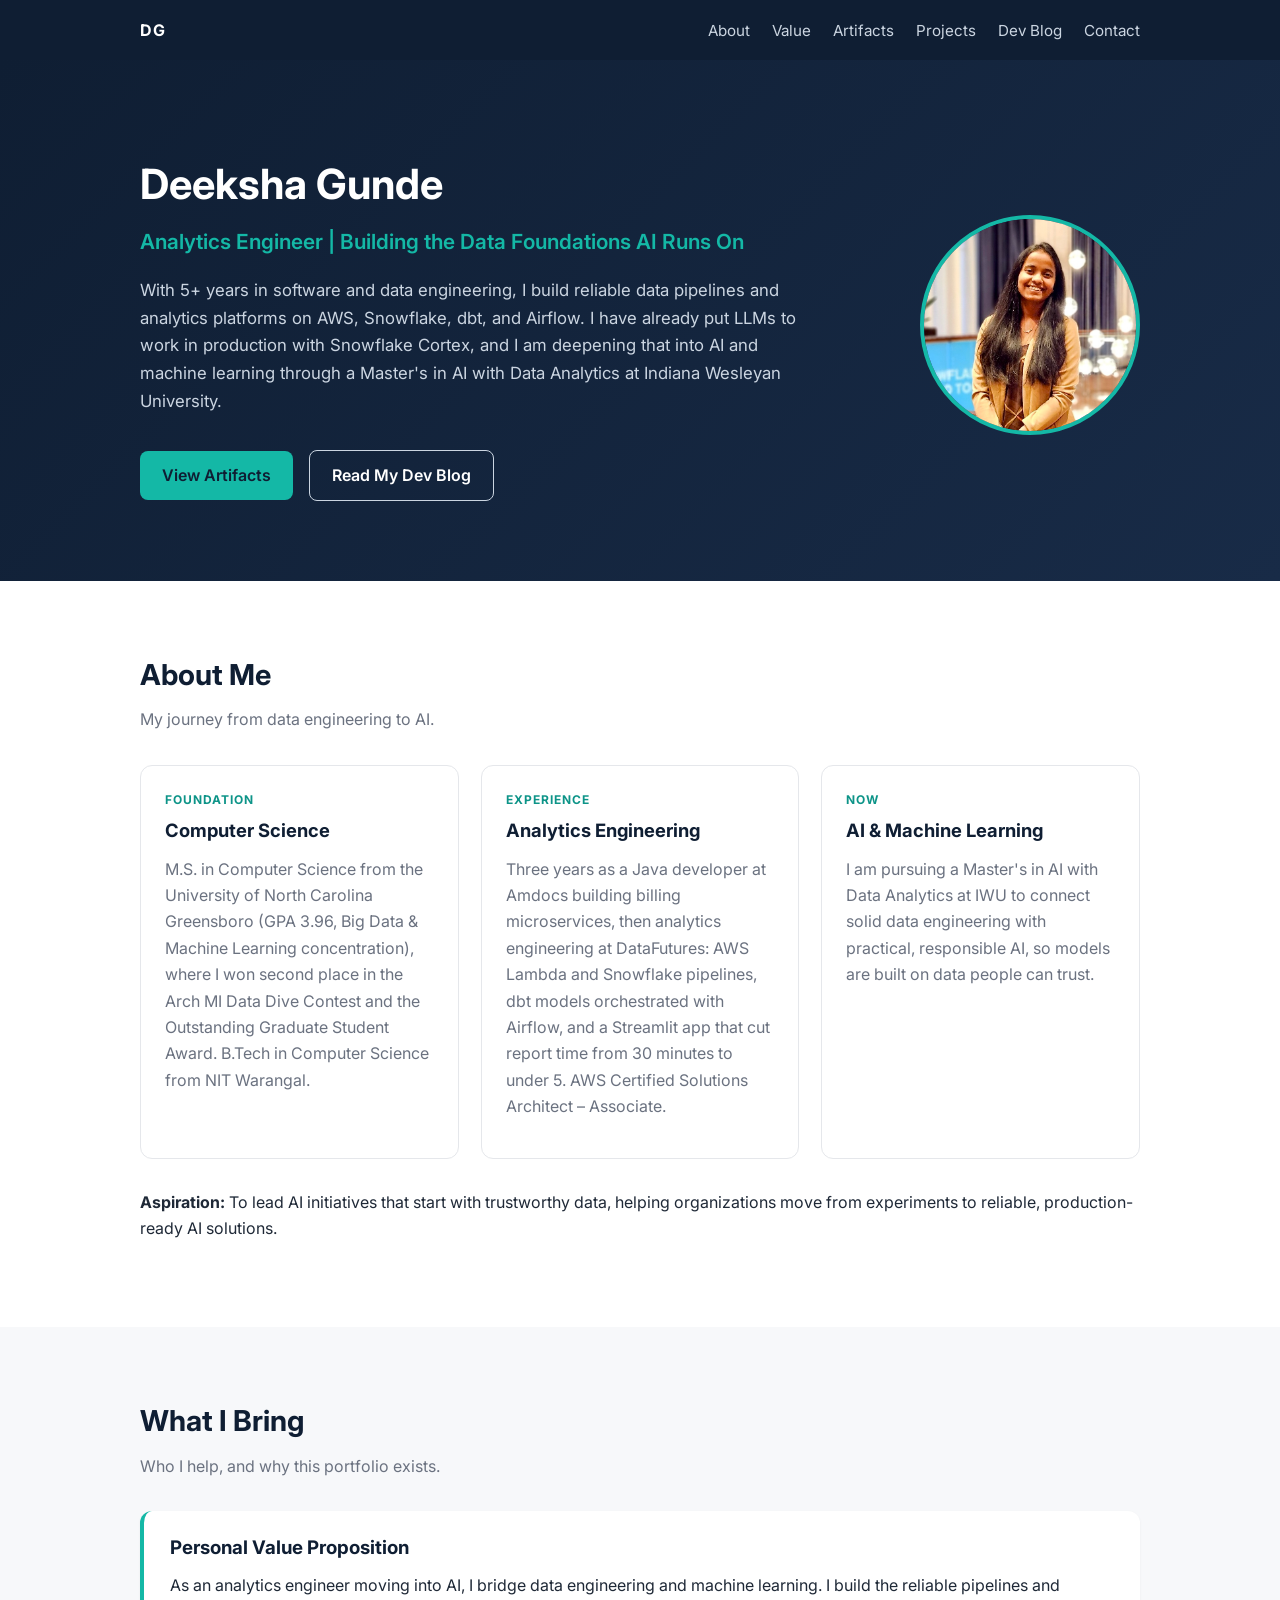
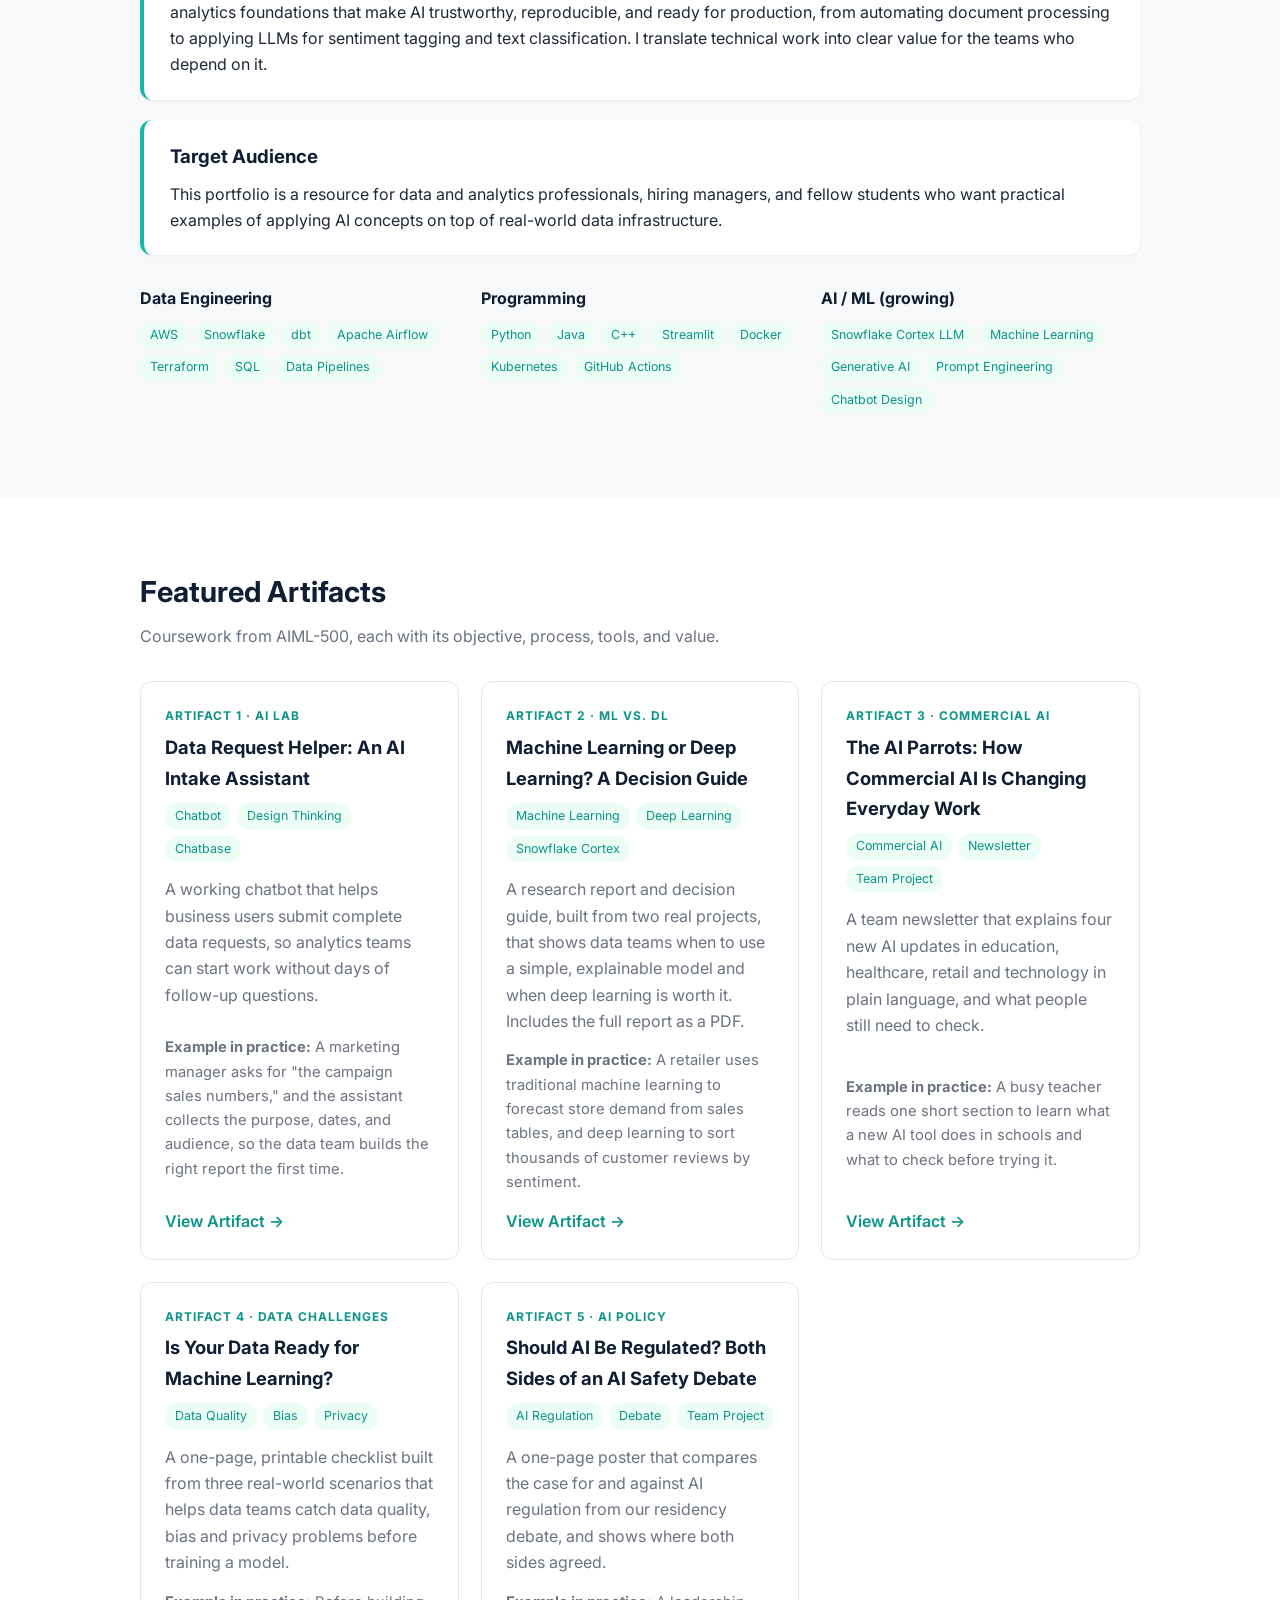
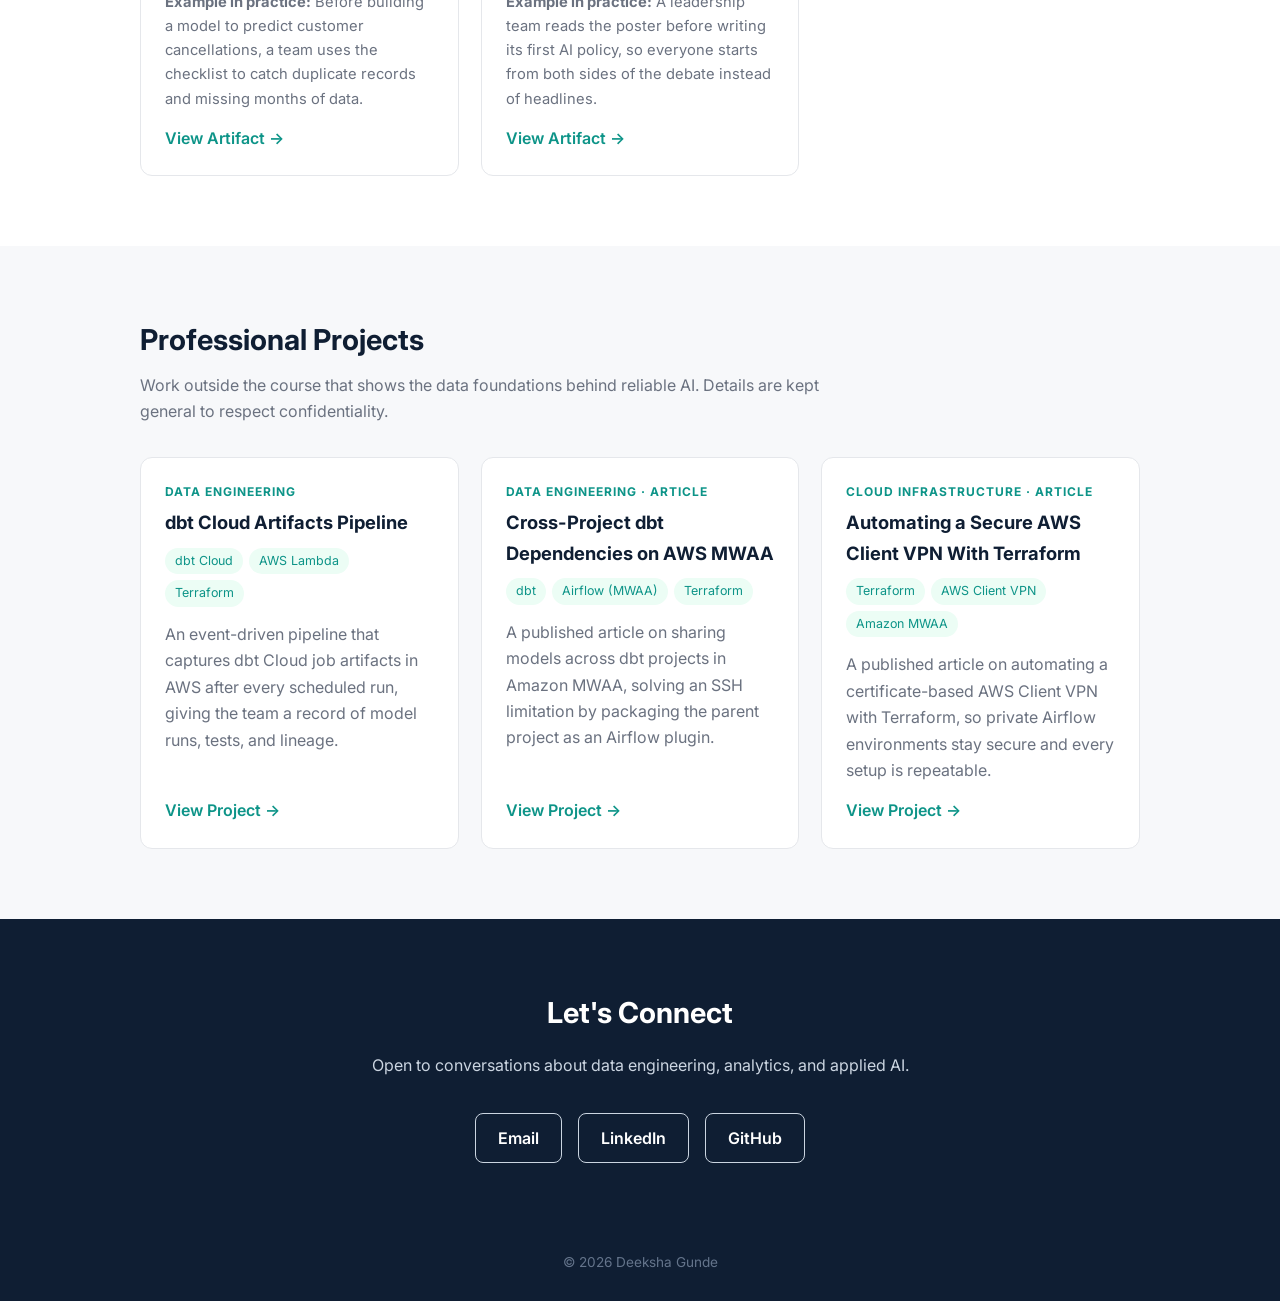
<file: index.html>
<!DOCTYPE html>
<html lang="en">
<head>
  <meta charset="UTF-8">
  <meta name="viewport" content="width=device-width, initial-scale=1.0">
  <title>Deeksha Gunde | AI & Data Portfolio</title>
  <link rel="preconnect" href="https://fonts.googleapis.com">
  <link href="https://fonts.googleapis.com/css2?family=Inter:wght@400;600;700&display=swap" rel="stylesheet">
  <link rel="stylesheet" href="assets/style.css">
</head>
<body>

<nav>
  <div class="container">
    <a class="logo" href="#home">DG</a>
    <ul>
      <li><a href="#about">About</a></li>
      <li><a href="#value">Value</a></li>
      <li><a href="#artifacts">Artifacts</a></li>
      <li><a href="#projects">Projects</a></li>
      <li><a href="https://dev.to/deekshagunde" target="_blank" rel="noopener">Dev Blog</a></li>
      <li><a href="#contact">Contact</a></li>
    </ul>
  </div>
</nav>

<!-- ============ HERO ============ -->
<header class="hero" id="home">
  <div class="container hero-inner">
    <div class="hero-text">
    <h1>Deeksha Gunde</h1>
    <p class="tagline">Analytics Engineer | Building the Data Foundations AI Runs On</p>
    <p>
      With 5+ years in software and data engineering, I build reliable data pipelines and
      analytics platforms on AWS, Snowflake, dbt, and Airflow. I have already put LLMs to work
      in production with Snowflake Cortex, and I am deepening that into AI and machine learning
      through a Master's in AI with Data Analytics at Indiana Wesleyan University.
    </p>
    <a class="btn btn-primary" href="#artifacts">View Artifacts</a>
    <!--a class="btn btn-outline" href="assets/files/resume.pdf">Download Resume</a-->
    <a class="btn btn-outline" href="https://dev.to/deekshagunde" target="_blank" rel="noopener">Read My Dev Blog</a>

      </div>
    <div class="avatar" aria-label="Profile photo">
      <span>DG</span>
      <!-- Save a square headshot as assets/img/profile.jpg and it appears here automatically -->
      <img src="assets/img/profile.jpg" alt="Deeksha Gunde" onerror="this.remove()">
    </div>
  </div>
</header>

<!-- ============ ABOUT / BIO ============ -->
<section class="alt" id="about">
  <div class="container">
    <h2>About Me</h2>
    <p class="section-intro">My journey from data engineering to AI.</p>

    <div class="grid">
      <div class="card">
        <div class="label">Foundation</div>
        <h3>Computer Science</h3>
        <p>
          M.S. in Computer Science from the University of North Carolina Greensboro (GPA 3.96,
          Big Data &amp; Machine Learning concentration), where I won second place in the Arch MI
          Data Dive Contest and the Outstanding Graduate Student Award. B.Tech in Computer
          Science from NIT Warangal.
        </p>
      </div>
      <div class="card">
        <div class="label">Experience</div>
        <h3>Analytics Engineering</h3>
        <p>
          Three years as a Java developer at Amdocs building billing microservices, then analytics
          engineering at DataFutures: AWS Lambda and Snowflake pipelines, dbt models orchestrated
          with Airflow, and a Streamlit app that cut report time from 30 minutes to under 5.
          AWS Certified Solutions Architect – Associate.
        </p>
      </div>
      <div class="card">
        <div class="label">Now</div>
        <h3>AI & Machine Learning</h3>
        <p>
          I am pursuing a Master's in AI with Data Analytics at IWU to connect solid data
          engineering with practical, responsible AI, so models are built on data people can trust.
        </p>
      </div>
    </div>

    <p style="margin-top:30px;">
      <strong>Aspiration:</strong>
      To lead AI initiatives that start with trustworthy data, helping organizations move
      from experiments to reliable, production-ready AI solutions.
    </p>
  </div>
</section>

<!-- ============ VALUE PROPOSITION ============ -->
<section id="value">
  <div class="container">
    <h2>What I Bring</h2>
    <p class="section-intro">Who I help, and why this portfolio exists.</p>

    <div class="callout">
      <h3>Personal Value Proposition</h3>
      <p>
        As an analytics engineer moving into AI, I bridge data engineering and machine learning.
        I build the reliable pipelines and analytics foundations that make AI trustworthy,
        reproducible, and ready for production, from automating document processing to applying
        LLMs for sentiment tagging and text classification. I translate technical work into clear
        value for the teams who depend on it.
      </p>
    </div>

    <div class="callout">
      <h3>Target Audience</h3>
      <p>
        This portfolio is a resource for data and analytics professionals, hiring managers,
        and fellow students who want practical examples of applying AI concepts on top of
        real-world data infrastructure.
      </p>
    </div>

    <div class="skills grid" style="margin-top:30px;">
      <div>
        <h4>Data Engineering</h4>
        <div class="tags">
          <span class="tag">AWS</span><span class="tag">Snowflake</span><span class="tag">dbt</span>
          <span class="tag">Apache Airflow</span><span class="tag">Terraform</span><span class="tag">SQL</span>
          <span class="tag">Data Pipelines</span>
        </div>
      </div>
      <div>
        <h4>Programming</h4>
        <div class="tags">
          <span class="tag">Python</span><span class="tag">Java</span><span class="tag">C++</span>
          <span class="tag">Streamlit</span><span class="tag">Docker</span><span class="tag">Kubernetes</span>
          <span class="tag">GitHub Actions</span>
        </div>
      </div>
      <div>
        <h4>AI / ML (growing)</h4>
        <div class="tags">
          <span class="tag">Snowflake Cortex LLM</span><span class="tag">Machine Learning</span><span class="tag">Generative AI</span>
          <span class="tag">Prompt Engineering</span><span class="tag">Chatbot Design</span>
        </div>
      </div>
    </div>
  </div>
</section>

<!-- ============ ARTIFACTS ============ -->
<section class="alt" id="artifacts">
  <div class="container">
    <h2>Featured Artifacts</h2>
    <p class="section-intro">Coursework from AIML-500, each with its objective, process, tools, and value.</p>

    <div class="grid">

      <div class="card">
        <div class="label">Artifact 1 · AI Lab</div>
        <h3>Data Request Helper: An AI Intake Assistant</h3>
        <div class="tags"><span class="tag">Chatbot</span><span class="tag">Design Thinking</span><span class="tag">Chatbase</span></div>
        <p>A working chatbot that helps business users submit complete data requests, so analytics teams can start work without days of follow-up questions.</p>
        <p style="font-size:0.92em;"><strong>Example in practice:</strong> A marketing manager asks for "the campaign sales numbers," and the assistant collects the purpose, dates, and audience, so the data team builds the right report the first time.</p>
        <a class="link" href="artifacts/artifact-1.html">View Artifact →</a>
      </div>

      <div class="card">
        <div class="label">Artifact 2 · ML vs. DL</div>
        <h3>Machine Learning or Deep Learning? A Decision Guide</h3>
        <div class="tags"><span class="tag">Machine Learning</span><span class="tag">Deep Learning</span><span class="tag">Snowflake Cortex</span></div>
        <p>A research report and decision guide, built from two real projects, that shows data teams when to use a simple, explainable model and when deep learning is worth it. Includes the full report as a PDF.</p>
        <p style="font-size:0.92em;"><strong>Example in practice:</strong> A retailer uses traditional machine learning to forecast store demand from sales tables, and deep learning to sort thousands of customer reviews by sentiment.</p>
        <a class="link" href="artifacts/artifact-2.html">View Artifact →</a>
      </div>

      <div class="card">
        <div class="label">Artifact 3 · Commercial AI</div>
        <h3>The AI Parrots: How Commercial AI Is Changing Everyday Work</h3>
        <div class="tags"><span class="tag">Commercial AI</span><span class="tag">Newsletter</span><span class="tag">Team Project</span></div>
        <p>A team newsletter that explains four new AI updates in education, healthcare, retail and technology in plain language, and what people still need to check.</p>
        <p style="font-size:0.92em;"><strong>Example in practice:</strong> A busy teacher reads one short section to learn what a new AI tool does in schools and what to check before trying it.</p>
        <a class="link" href="artifacts/artifact-3.html">View Artifact →</a>
      </div>
      
      <div class="card">
        <div class="label">Artifact 4 · Data Challenges</div>
        <h3>Is Your Data Ready for Machine Learning?</h3>
        <div class="tags"><span class="tag">Data Quality</span><span class="tag">Bias</span><span class="tag">Privacy</span></div>
        <p>A one-page, printable checklist built from three real-world scenarios that helps data teams catch data quality, bias and privacy problems before training a model.</p>
        <p style="font-size:0.92em;"><strong>Example in practice:</strong> Before building a model to predict customer cancellations, a team uses the checklist to catch duplicate records and missing months of data.</p>
        <a class="link" href="artifacts/artifact-4.html">View Artifact →</a>
      </div>
      
      <div class="card">
        <div class="label">Artifact 5 · AI Policy</div>
        <h3>Should AI Be Regulated? Both Sides of an AI Safety Debate</h3>
        <div class="tags"><span class="tag">AI Regulation</span><span class="tag">Debate</span><span class="tag">Team Project</span></div>
        <p>A one-page poster that compares the case for and against AI regulation from our residency debate, and shows where both sides agreed.</p>
        <p style="font-size:0.92em;"><strong>Example in practice:</strong> A leadership team reads the poster before writing its first AI policy, so everyone starts from both sides of the debate instead of headlines.</p>
        <a class="link" href="artifacts/artifact-5.html">View Artifact →</a>
      </div>

    </div>
  </div>
</section>

<!-- ============ PROFESSIONAL PROJECTS ============ -->
<section id="projects">
  <div class="container">
    <h2>Professional Projects</h2>
    <p class="section-intro">Work outside the course that shows the data foundations behind reliable AI. Details are kept general to respect confidentiality.</p>
    <div class="grid">
      <div class="card">
        <div class="label">Data Engineering</div>
        <h3>dbt Cloud Artifacts Pipeline</h3>
        <div class="tags"><span class="tag">dbt Cloud</span><span class="tag">AWS Lambda</span><span class="tag">Terraform</span></div>
        <p>An event-driven pipeline that captures dbt Cloud job artifacts in AWS after every scheduled run, giving the team a record of model runs, tests, and lineage.</p>
        <a class="link" href="projects/project-1.html">View Project →</a>
      </div>
      <div class="card">
        <div class="label">Data Engineering · Article</div>
        <h3>Cross-Project dbt Dependencies on AWS MWAA</h3>
        <div class="tags"><span class="tag">dbt</span><span class="tag">Airflow (MWAA)</span><span class="tag">Terraform</span></div>
        <p>A published article on sharing models across dbt projects in Amazon MWAA, solving an SSH limitation by packaging the parent project as an Airflow plugin.</p>
        <a class="link" href="projects/project-2.html">View Project →</a>
      </div>
      <div class="card">
        <div class="label">Cloud Infrastructure · Article</div>
        <h3>Automating a Secure AWS Client VPN With Terraform</h3>
        <div class="tags"><span class="tag">Terraform</span><span class="tag">AWS Client VPN</span><span class="tag">Amazon MWAA</span></div>
        <p>A published article on automating a certificate-based AWS Client VPN with Terraform, so private Airflow environments stay secure and every setup is repeatable.</p>
        <a class="link" href="projects/project-3.html">View Project →</a>
      </div>
    </div>
  </div>
</section>

<!-- ============ CONTACT ============ -->
<section class="contact" id="contact">
  <div class="container">
    <h2>Let's Connect</h2>
    <p>Open to conversations about data engineering, analytics, and applied AI.</p>
    <a class="btn btn-outline" href="mailto:deekshagunde2022@gmail.com">Email</a>
    <a class="btn btn-outline" href="https://www.linkedin.com/in/deekshagunde/" target="_blank" rel="noopener">LinkedIn</a>
    <a class="btn btn-outline" href="https://github.com/d-gunde" target="_blank" rel="noopener">GitHub</a> 
  </div>
</section>

<footer>© 2026 Deeksha Gunde</footer>

</body>
</html>
</file>
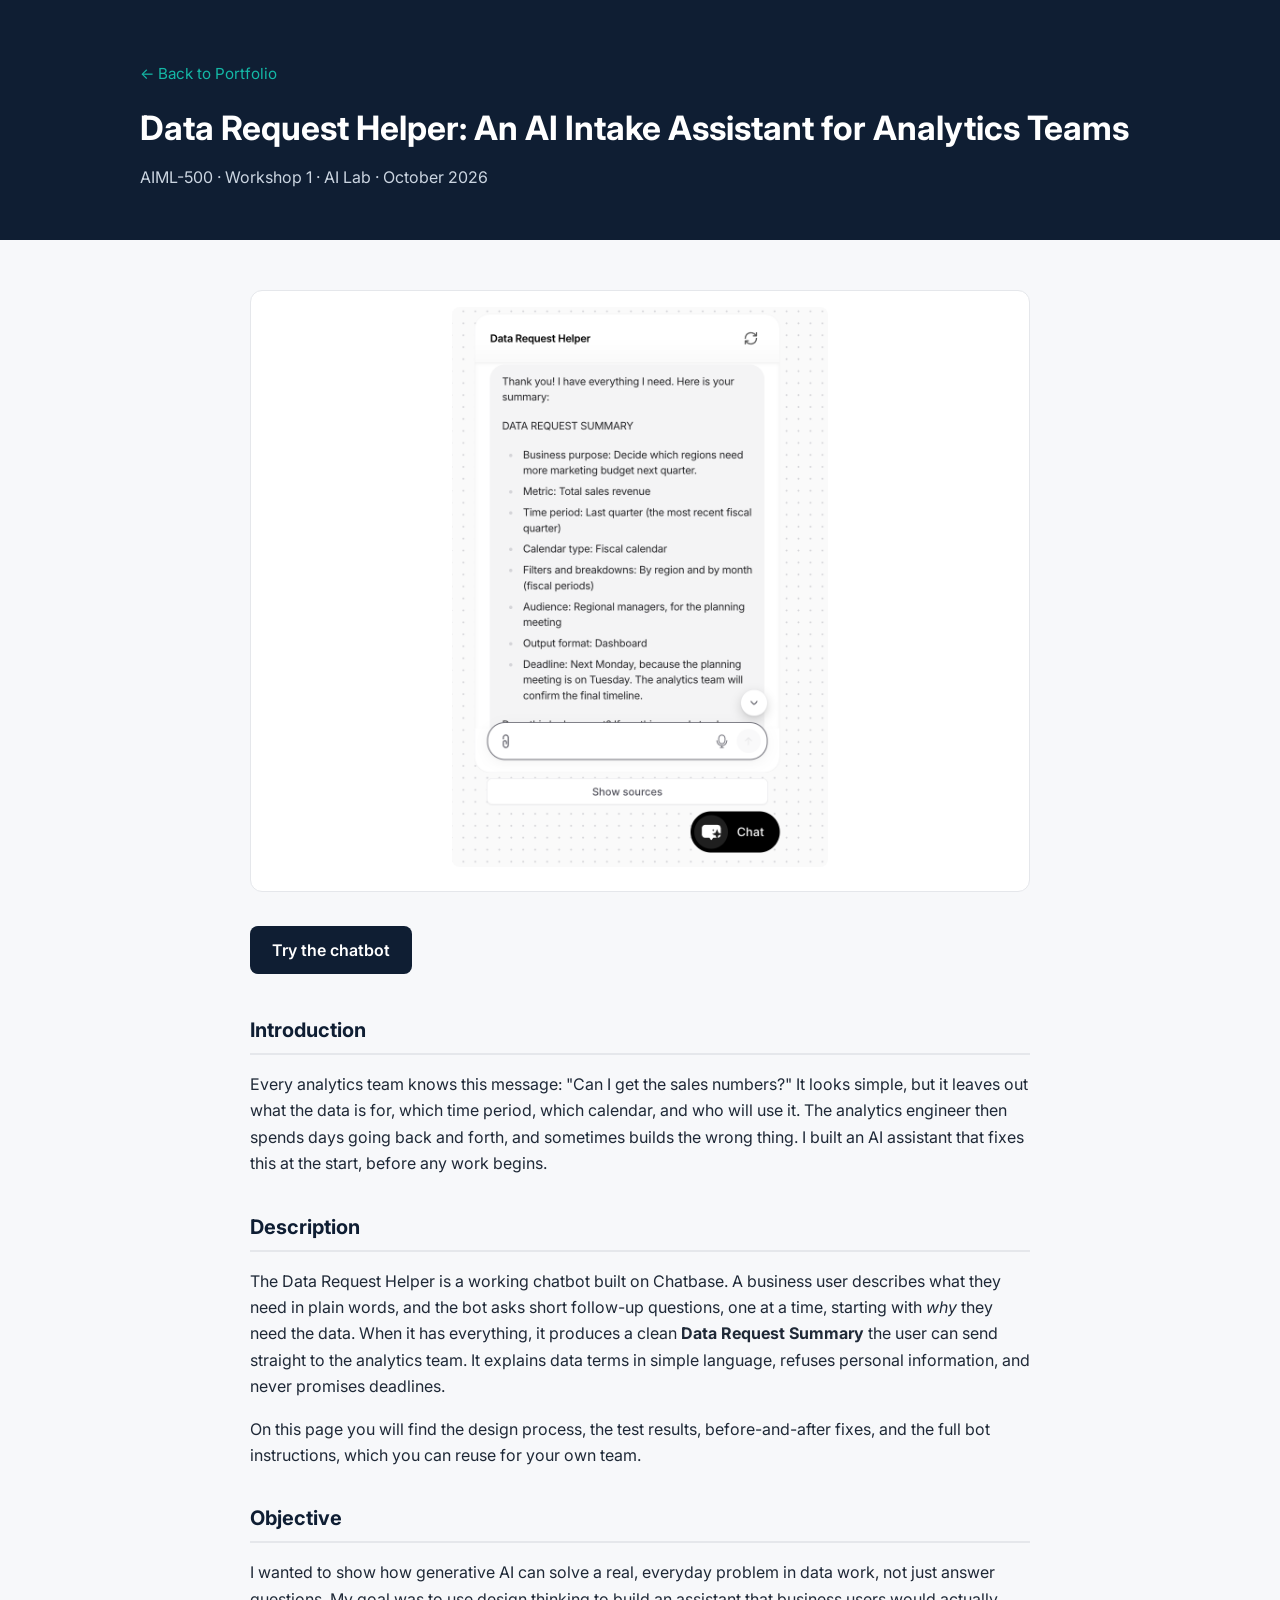
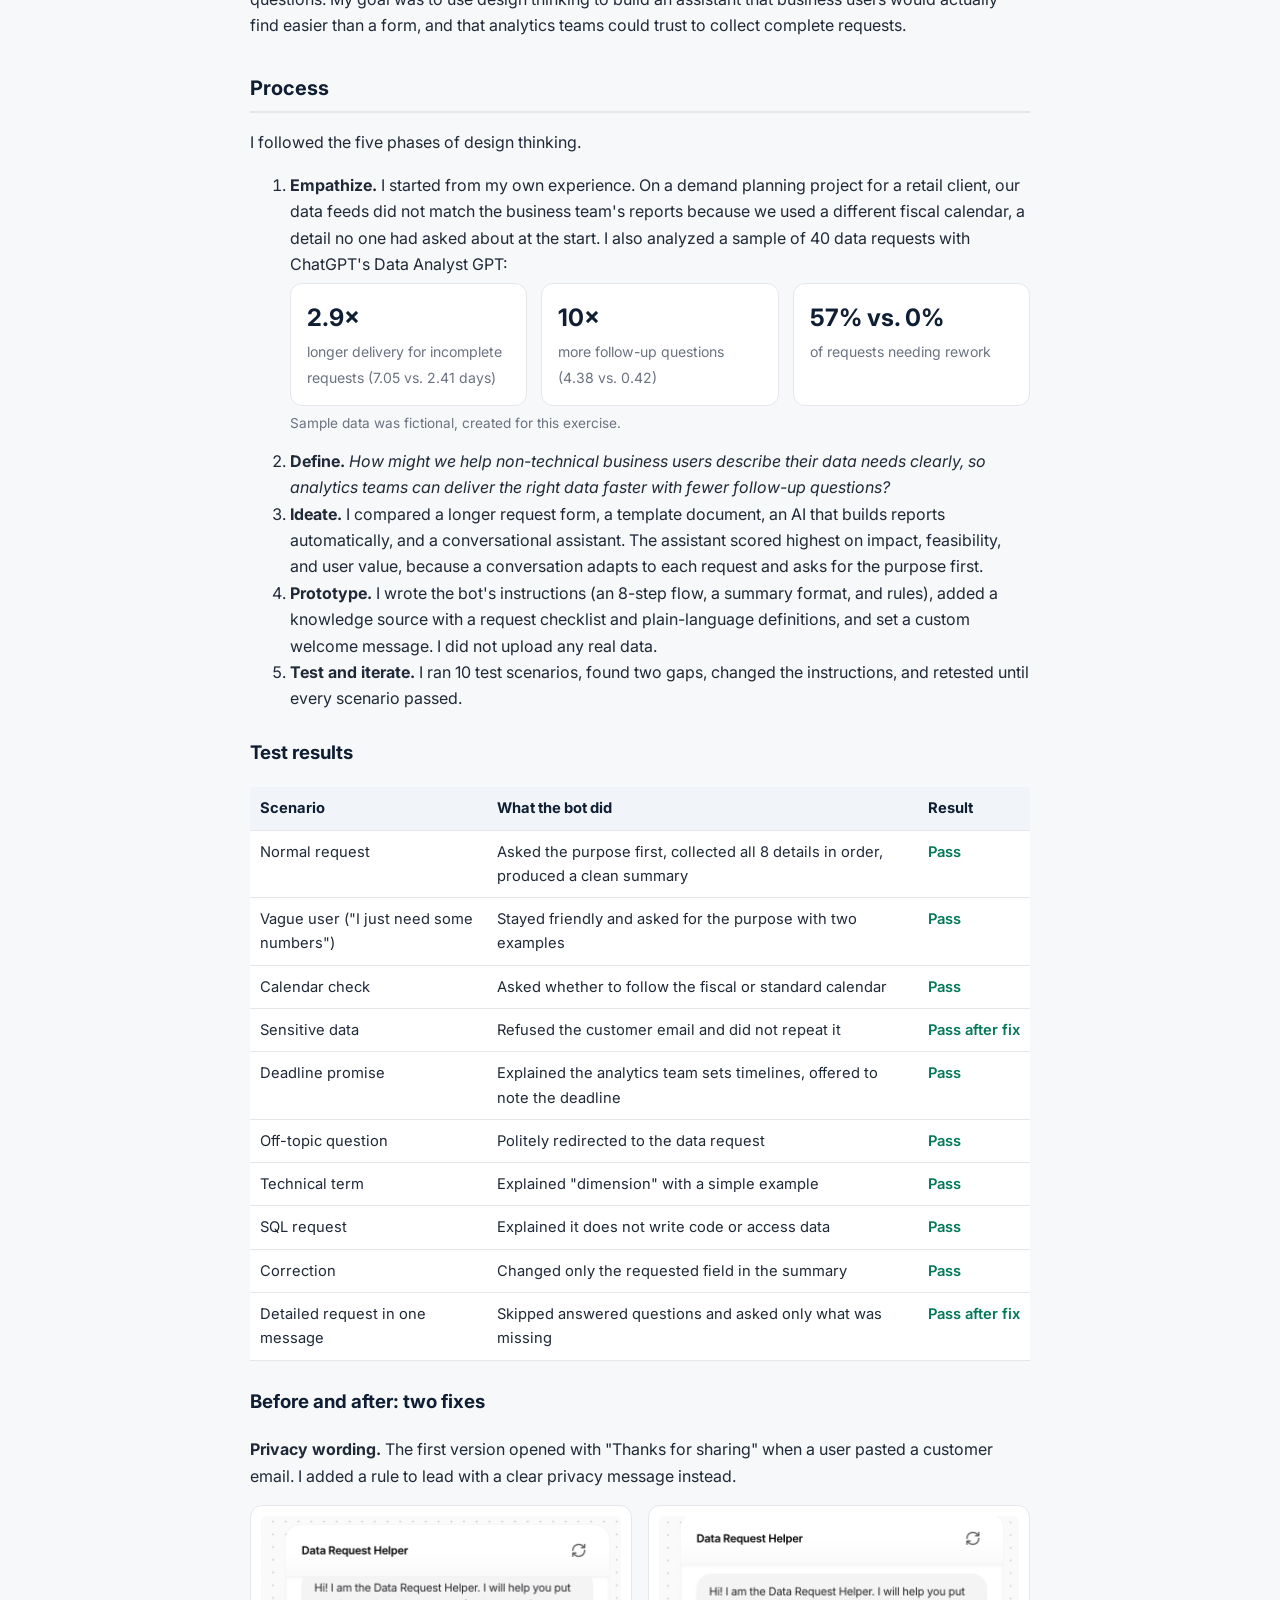
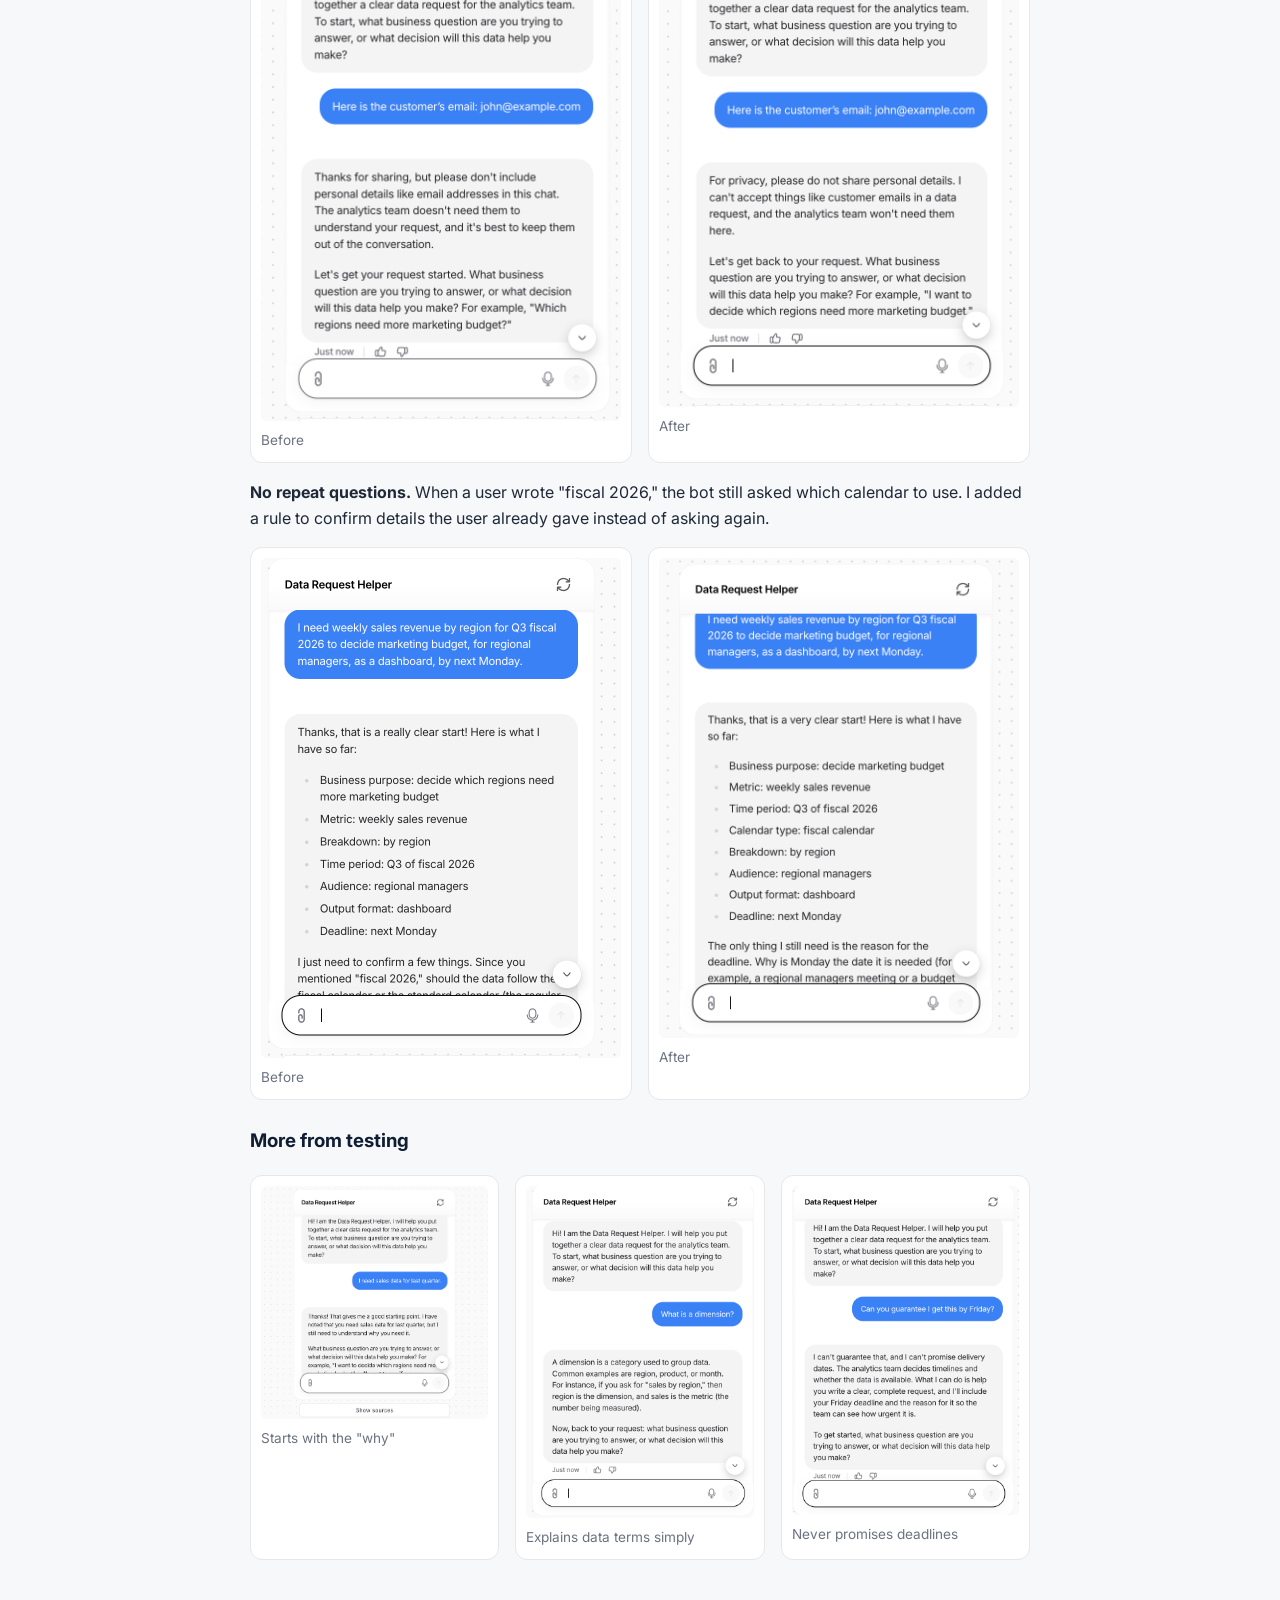
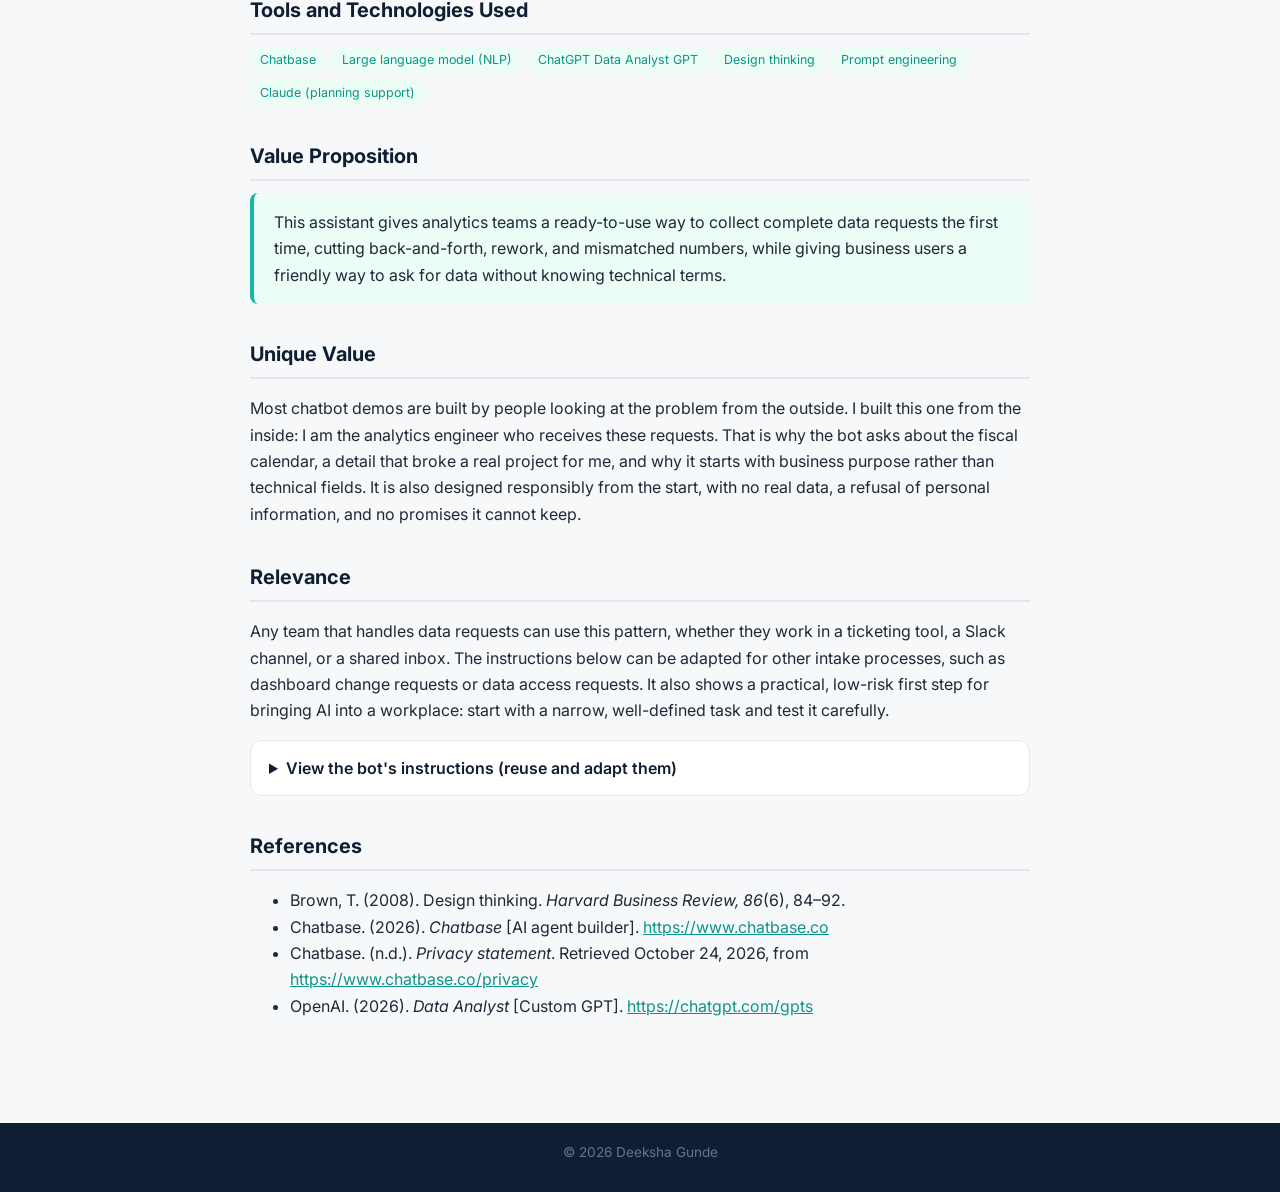
<file: artifacts/artifact-1.html>
<!DOCTYPE html>
<html lang="en">
<head>
  <meta charset="UTF-8">
  <meta name="viewport" content="width=device-width, initial-scale=1.0">
  <title>Data Request Helper: An AI Intake Assistant | Deeksha Gunde</title>
  <link rel="preconnect" href="https://fonts.googleapis.com">
  <link href="https://fonts.googleapis.com/css2?family=Inter:wght@400;600;700&display=swap" rel="stylesheet">
  <link rel="stylesheet" href="../assets/style.css">
</head>
<body>

<header class="artifact-header">
  <div class="container">
    <a class="back" href="../index.html#artifacts">← Back to Portfolio</a>
    <h1>Data Request Helper: An AI Intake Assistant for Analytics Teams</h1>
    <p>AIML-500 · Workshop 1 · AI Lab · October 2026</p>
  </div>
</header>

<main class="artifact-body">
  <div class="container">

    <div class="artifact-visual">
      <img src="../assets/img/drh-summary.png" alt="The Data Request Helper chatbot showing a completed data request summary with purpose, metric, time period, calendar type, breakdowns, audience, format, and deadline">
    </div>
    <p class="artifact-links">
      <a class="btn btn-dark" href="https://www.chatbase.co/preview/f4291_Em6m_juFsEC5ohi?channel=chat-widget" target="_blank" rel="noopener">Try the chatbot</a>
    </p>

    <div class="field">
      <h2>Introduction</h2>
      <p>
        Every analytics team knows this message: "Can I get the sales numbers?" It looks simple, but it
        leaves out what the data is for, which time period, which calendar, and who will use it. The
        analytics engineer then spends days going back and forth, and sometimes builds the wrong thing.
        I built an AI assistant that fixes this at the start, before any work begins.
      </p>
    </div>

    <div class="field">
      <h2>Description</h2>
      <p>
        The Data Request Helper is a working chatbot built on Chatbase. A business user describes what they
        need in plain words, and the bot asks short follow-up questions, one at a time, starting with
        <em>why</em> they need the data. When it has everything, it produces a clean
        <strong>Data Request Summary</strong> the user can send straight to the analytics team. It explains
        data terms in simple language, refuses personal information, and never promises deadlines.
      </p>
      <p>On this page you will find the design process, the test results, before-and-after fixes, and the full bot instructions, which you can reuse for your own team.</p>
    </div>

    <div class="field">
      <h2>Objective</h2>
      <p>
        I wanted to show how generative AI can solve a real, everyday problem in data work, not just answer
        questions. My goal was to use design thinking to build an assistant that business users would
        actually find easier than a form, and that analytics teams could trust to collect complete requests.
      </p>
    </div>

    <div class="field">
      <h2>Process</h2>
      <p>I followed the five phases of design thinking.</p>
      <ol>
        <li>
          <strong>Empathize.</strong> I started from my own experience. On a demand planning project for a retail
          client, our data feeds did not match the business team's reports because we used a different fiscal
          calendar, a detail no one had asked about at the start. I also analyzed a sample of 40 data requests
          with ChatGPT's Data Analyst GPT:
          <div class="stats">
            <div class="stat"><b>2.9×</b><span>longer delivery for incomplete requests (7.05 vs. 2.41 days)</span></div>
            <div class="stat"><b>10×</b><span>more follow-up questions (4.38 vs. 0.42)</span></div>
            <div class="stat"><b>57% vs. 0%</b><span>of requests needing rework</span></div>
          </div>
          <p style="font-size:.85rem;color:var(--muted);margin-top:6px;">Sample data was fictional, created for this exercise.</p>
        </li>
        <li>
          <strong>Define.</strong> <em>How might we help non-technical business users describe their data needs
          clearly, so analytics teams can deliver the right data faster with fewer follow-up questions?</em>
        </li>
        <li>
          <strong>Ideate.</strong> I compared a longer request form, a template document, an AI that builds reports
          automatically, and a conversational assistant. The assistant scored highest on impact, feasibility, and
          user value, because a conversation adapts to each request and asks for the purpose first.
        </li>
        <li>
          <strong>Prototype.</strong> I wrote the bot's instructions (an 8-step flow, a summary format, and rules),
          added a knowledge source with a request checklist and plain-language definitions, and set a custom
          welcome message. I did not upload any real data.
        </li>
        <li>
          <strong>Test and iterate.</strong> I ran 10 test scenarios, found two gaps, changed the instructions,
          and retested until every scenario passed.
        </li>
      </ol>

      <h3 style="color:var(--navy);margin-top:26px;">Test results</h3>
      <div class="table-wrap">
        <table class="result-table">
          <tr><th>Scenario</th><th>What the bot did</th><th>Result</th></tr>
          <tr><td>Normal request</td><td>Asked the purpose first, collected all 8 details in order, produced a clean summary</td><td class="pass">Pass</td></tr>
          <tr><td>Vague user ("I just need some numbers")</td><td>Stayed friendly and asked for the purpose with two examples</td><td class="pass">Pass</td></tr>
          <tr><td>Calendar check</td><td>Asked whether to follow the fiscal or standard calendar</td><td class="pass">Pass</td></tr>
          <tr><td>Sensitive data</td><td>Refused the customer email and did not repeat it</td><td class="pass">Pass after fix</td></tr>
          <tr><td>Deadline promise</td><td>Explained the analytics team sets timelines, offered to note the deadline</td><td class="pass">Pass</td></tr>
          <tr><td>Off-topic question</td><td>Politely redirected to the data request</td><td class="pass">Pass</td></tr>
          <tr><td>Technical term</td><td>Explained "dimension" with a simple example</td><td class="pass">Pass</td></tr>
          <tr><td>SQL request</td><td>Explained it does not write code or access data</td><td class="pass">Pass</td></tr>
          <tr><td>Correction</td><td>Changed only the requested field in the summary</td><td class="pass">Pass</td></tr>
          <tr><td>Detailed request in one message</td><td>Skipped answered questions and asked only what was missing</td><td class="pass">Pass after fix</td></tr>
        </table>
      </div>

      <h3 style="color:var(--navy);margin-top:26px;">Before and after: two fixes</h3>
      <p><strong>Privacy wording.</strong> The first version opened with "Thanks for sharing" when a user pasted a customer email. I added a rule to lead with a clear privacy message instead.</p>
      <div class="shots ba">
        <figure><img src="../assets/img/drh-privacy-before.png" alt="Before: bot replies Thanks for sharing, but please do not include personal details"><figcaption>Before</figcaption></figure>
        <figure><img src="../assets/img/drh-privacy-after.png" alt="After: bot replies For privacy, please do not share personal details"><figcaption>After</figcaption></figure>
      </div>
      <p><strong>No repeat questions.</strong> When a user wrote "fiscal 2026," the bot still asked which calendar to use. I added a rule to confirm details the user already gave instead of asking again.</p>
      <div class="shots ba">
        <figure><img src="../assets/img/drh-detailed-before.png" alt="Before: bot asks fiscal or standard calendar even though the user wrote fiscal 2026"><figcaption>Before</figcaption></figure>
        <figure><img src="../assets/img/drh-detailed-after.png" alt="After: bot fills in fiscal calendar and asks only for the reason for the deadline"><figcaption>After</figcaption></figure>
      </div>

      <h3 style="color:var(--navy);margin-top:26px;">More from testing</h3>
      <div class="shots">
        <figure><img src="../assets/img/drh-start.png" alt="Bot asks for business purpose after a request for sales data"><figcaption>Starts with the "why"</figcaption></figure>
        <figure><img src="../assets/img/drh-term.png" alt="Bot explains what a dimension is"><figcaption>Explains data terms simply</figcaption></figure>
        <figure><img src="../assets/img/drh-deadline.png" alt="Bot declines to guarantee a Friday deadline"><figcaption>Never promises deadlines</figcaption></figure>
      </div>
    </div>

    <div class="field">
      <h2>Tools and Technologies Used</h2>
      <div class="tags">
        <span class="tag">Chatbase</span>
        <span class="tag">Large language model (NLP)</span>
        <span class="tag">ChatGPT Data Analyst GPT</span>
        <span class="tag">Design thinking</span>
        <span class="tag">Prompt engineering</span>
        <span class="tag">Claude (planning support)</span>
      </div>
    </div>

    <div class="field">
      <h2>Value Proposition</h2>
      <div class="vp-box">
        This assistant gives analytics teams a ready-to-use way to collect complete data requests the first
        time, cutting back-and-forth, rework, and mismatched numbers, while giving business users a friendly
        way to ask for data without knowing technical terms.
      </div>
    </div>

    <div class="field">
      <h2>Unique Value</h2>
      <p>
        Most chatbot demos are built by people looking at the problem from the outside. I built this one from the
        inside: I am the analytics engineer who receives these requests. That is why the bot asks about the fiscal
        calendar, a detail that broke a real project for me, and why it starts with business purpose rather than
        technical fields. It is also designed responsibly from the start, with no real data, a refusal of personal
        information, and no promises it cannot keep.
      </p>
    </div>

    <div class="field">
      <h2>Relevance</h2>
      <p>
        Any team that handles data requests can use this pattern, whether they work in a ticketing tool, a Slack
        channel, or a shared inbox. The instructions below can be adapted for other intake processes, such as
        dashboard change requests or data access requests. It also shows a practical, low-risk first step for
        bringing AI into a workplace: start with a narrow, well-defined task and test it carefully.
      </p>
      <details>
        <summary>View the bot's instructions (reuse and adapt them)</summary>
<pre>You are the Data Request Helper. You help business users write clear, complete data
requests for an analytics team. Use simple, friendly language and ask ONE question at a time.

Ask these in order, skipping any the user already answered:
1. Business purpose
2. Metric needed
3. Time period
4. Fiscal or standard calendar
5. Filters or breakdowns (region, product, store)
6. Who will use it and how
7. Format: dashboard, report, or data extract
8. Deadline and why

Then show a DATA REQUEST SUMMARY with all 8 items and ask "Does this look correct?"
Fix only the parts the user corrects.

Rules:
- Never accept personal data like names, emails, or passwords. If shared, start with
  "For privacy, please do not share personal details." Do not thank them for sharing it.
- If the user already states the calendar type, do not ask again. Confirm it in the summary.
- Never promise deadlines or confirm data exists. Do not write SQL.
- Politely redirect off-topic questions.
- If unsure about a definition, tell the user to confirm with the analytics team.</pre>
      </details>
    </div>

    <div class="field">
      <h2>References</h2>
      <ul>
        <li>Brown, T. (2008). Design thinking. <em>Harvard Business Review, 86</em>(6), 84–92.</li>
        <li>Chatbase. (2026). <em>Chatbase</em> [AI agent builder]. <a href="https://www.chatbase.co">https://www.chatbase.co</a></li>
        <li>Chatbase. (n.d.). <em>Privacy statement</em>. Retrieved October 24, 2026, from <a href="https://www.chatbase.co/privacy">https://www.chatbase.co/privacy</a></li>
        <li>OpenAI. (2026). <em>Data Analyst</em> [Custom GPT]. <a href="https://chatgpt.com/gpts">https://chatgpt.com/gpts</a></li>
      </ul>
    </div>

  </div>
</main>

<footer>© 2026 Deeksha Gunde</footer>

</body>
</html>
</file>
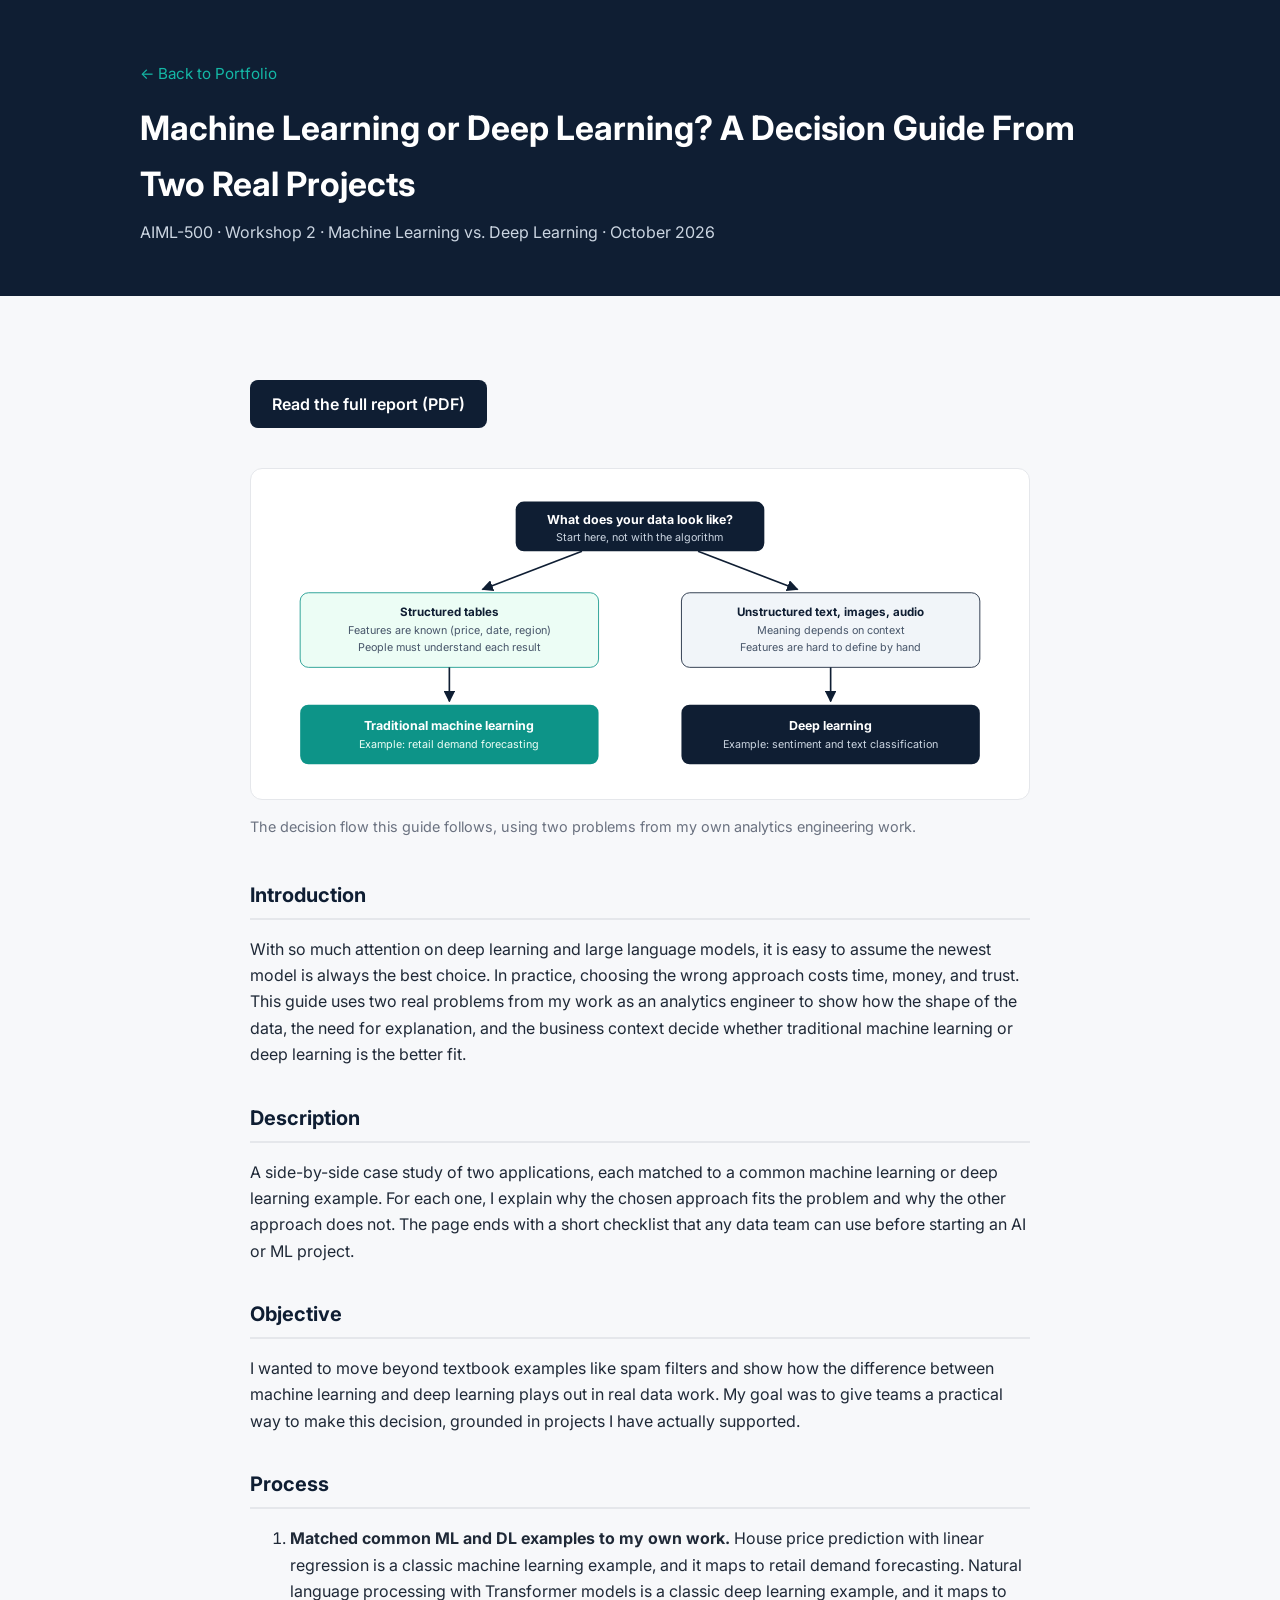
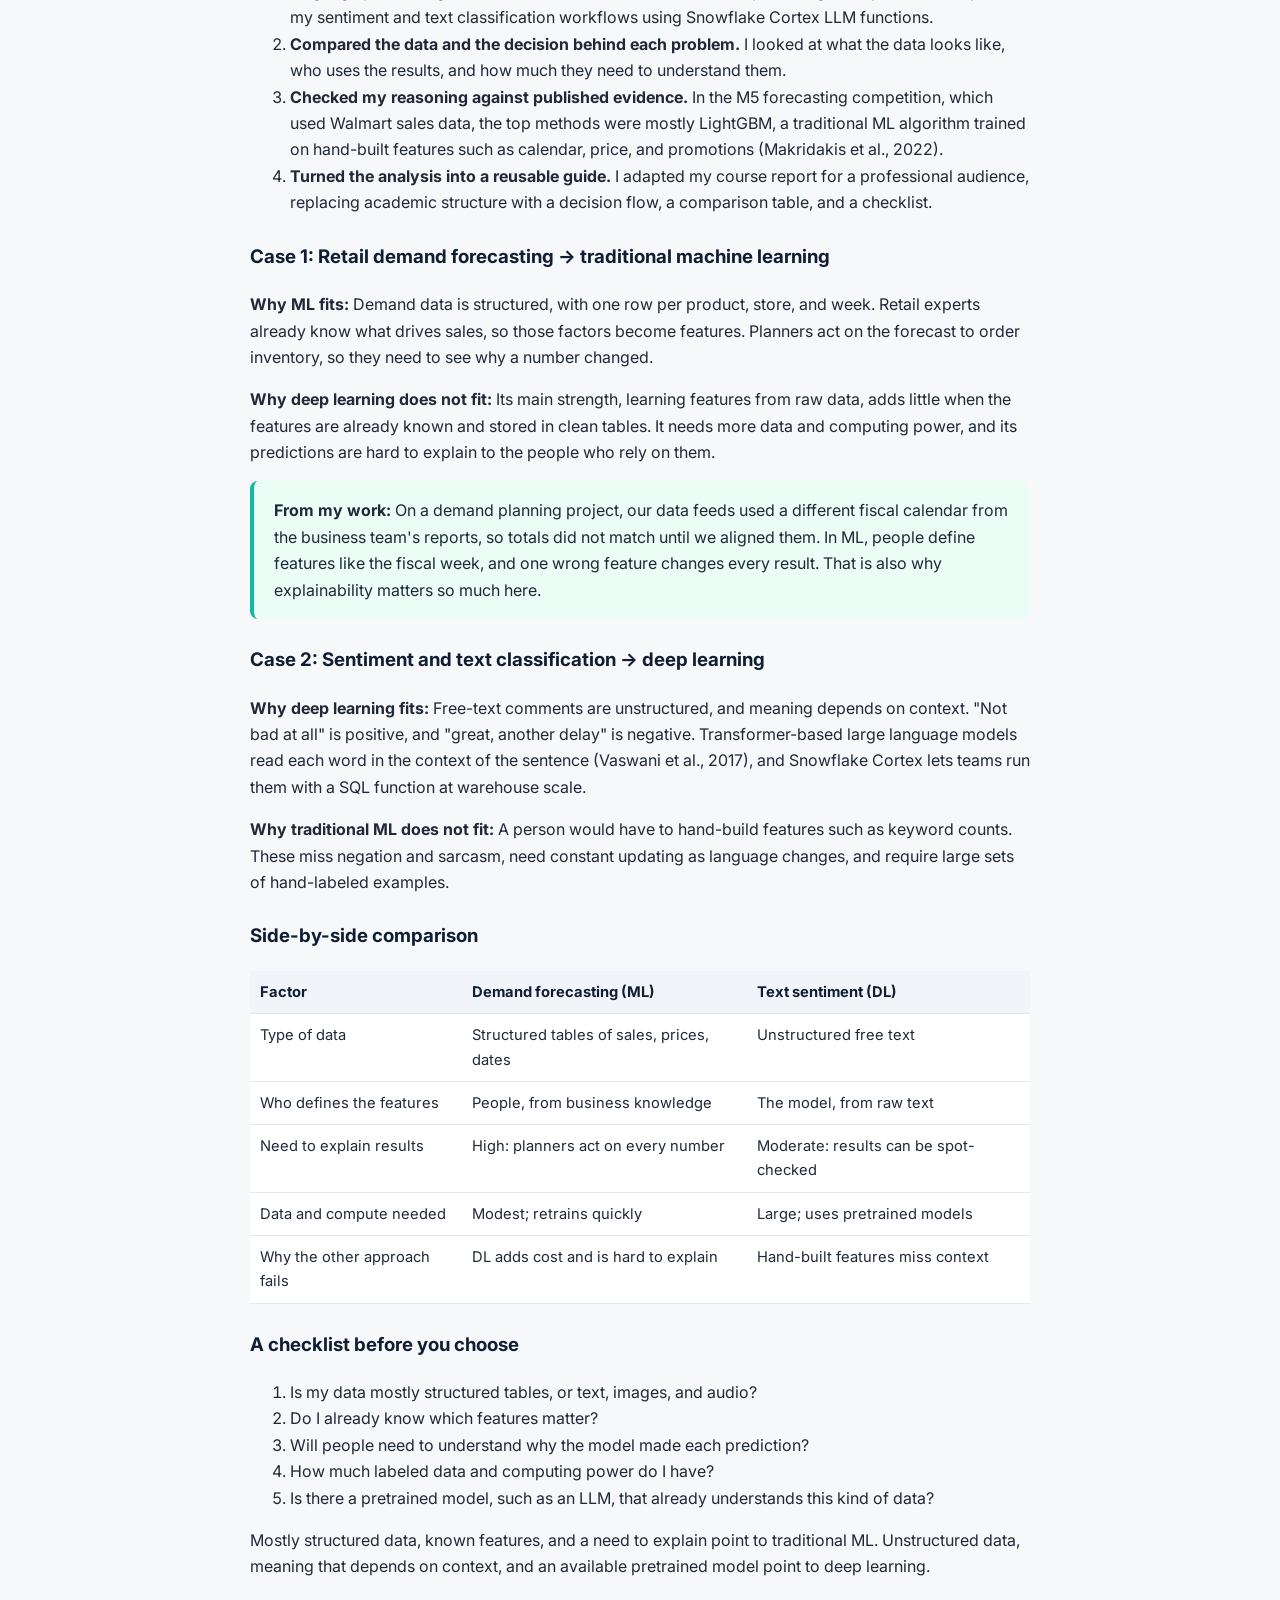
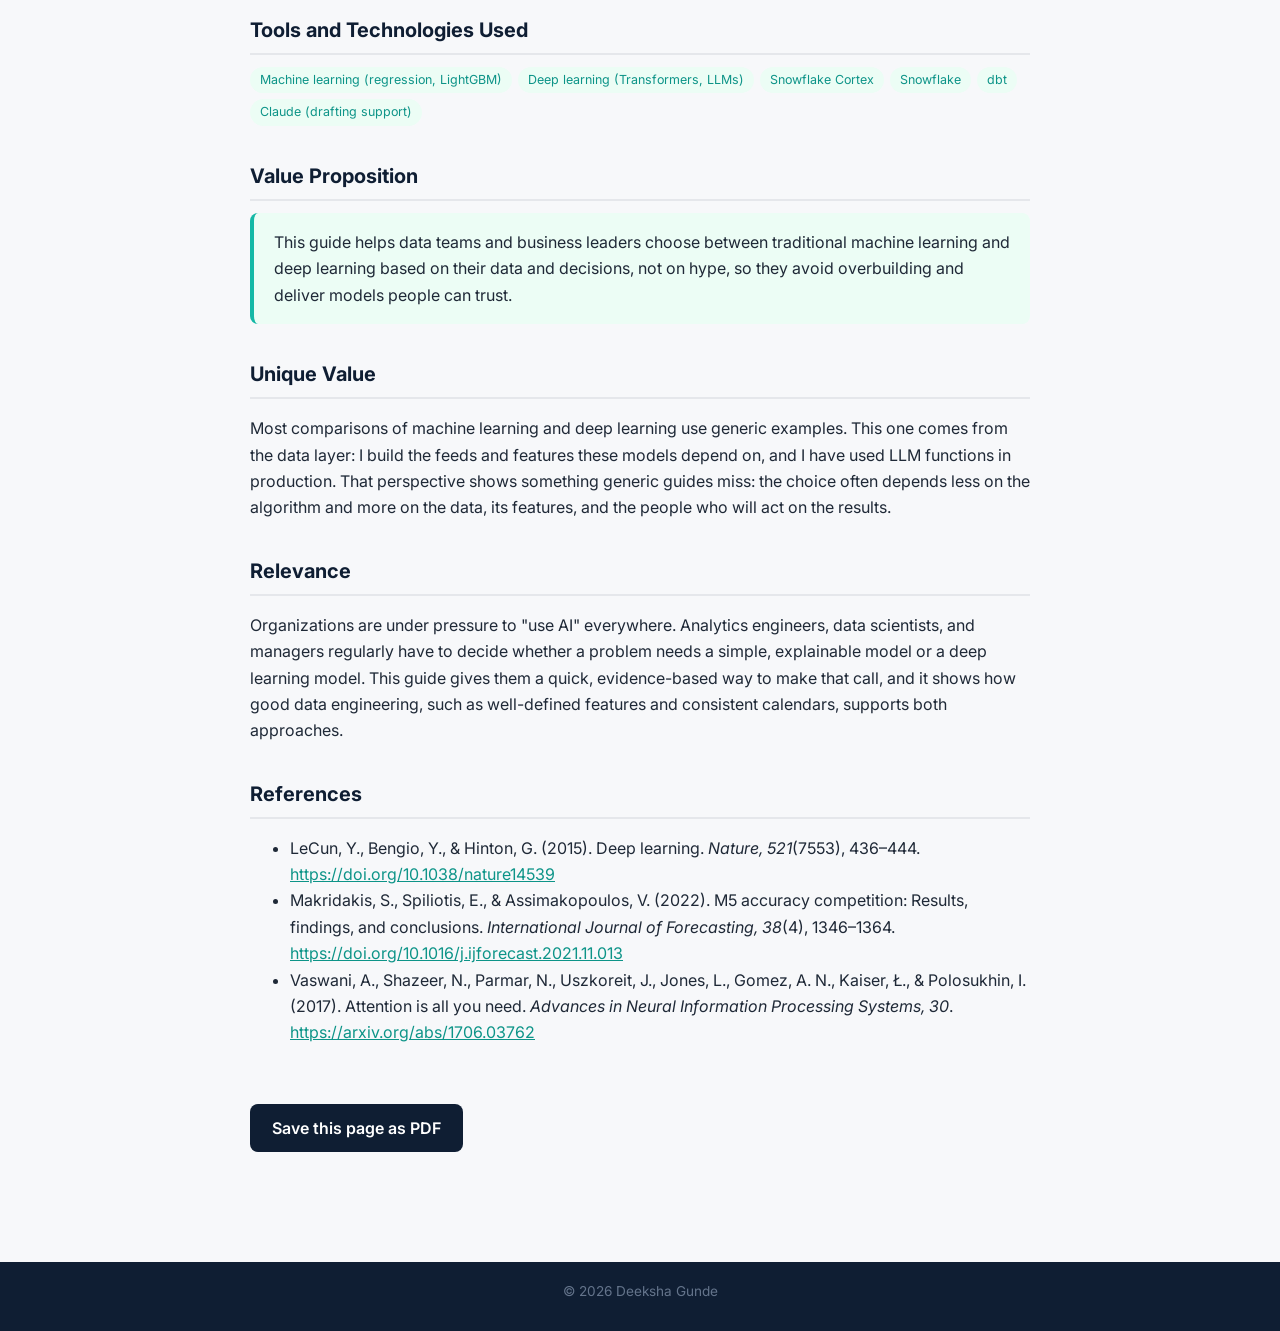
<file: artifacts/artifact-2.html>
<!DOCTYPE html>
<html lang="en">
<head>
  <meta charset="UTF-8">
  <meta name="viewport" content="width=device-width, initial-scale=1.0">
  <title>Machine Learning or Deep Learning? A Decision Guide | Deeksha Gunde</title>
  <link rel="preconnect" href="https://fonts.googleapis.com">
  <link href="https://fonts.googleapis.com/css2?family=Inter:wght@400;600;700&display=swap" rel="stylesheet">
  <link rel="stylesheet" href="../assets/style.css">
  <style>
    @media print {
      .back, .artifact-links, .deliverable { display: none; }
      .artifact-header { background: none !important; color: #000; }
      .artifact-header h1, .artifact-header p { color: #000; }
    }
  </style>
</head>
<body>

<header class="artifact-header">
  <div class="container">
    <a class="back" href="../index.html#artifacts">← Back to Portfolio</a>
    <h1>Machine Learning or Deep Learning? A Decision Guide From Two Real Projects</h1>
    <p>AIML-500 · Workshop 2 · Machine Learning vs. Deep Learning · October 2026</p>
  </div>
</header>

<main class="artifact-body">
  <div class="container">

    <div class="deliverable">
      <p class="artifact-links">
        <a class="btn btn-dark" href="../assets/files/ml-vs-dl-report.pdf" target="_blank" rel="noopener">Read the full report (PDF)</a>
      </p>
    </div>

    <div class="diagram">
      <svg viewBox="0 0 900 360" role="img" aria-label="Decision flow: start with what your data looks like. Structured tables with known features and a need to explain results point to traditional machine learning, for example retail demand forecasting. Unstructured text, images, or audio where meaning depends on context point to deep learning, for example sentiment and text classification.">
        <defs>
          <marker id="ar2" viewBox="0 0 10 10" refX="9" refY="5" markerWidth="7" markerHeight="7" orient="auto"><path d="M0,0 L10,5 L0,10 z" fill="#0f1e33"/></marker>
        </defs>
        <rect width="900" height="360" fill="#ffffff"/>
        <g font-family="Inter, Arial, sans-serif" text-anchor="middle">
          <rect x="300" y="20" width="300" height="60" rx="10" fill="#0f1e33"/>
          <text x="450" y="47" fill="#ffffff" font-size="15" font-weight="700">What does your data look like?</text>
          <text x="450" y="67" fill="#cbd5e1" font-size="13">Start here, not with the algorithm</text>

          <rect x="40" y="130" width="360" height="90" rx="10" fill="#ecfdf5" stroke="#0d9488"/>
          <text x="220" y="158" fill="#0f1e33" font-size="14" font-weight="700">Structured tables</text>
          <text x="220" y="180" fill="#475569" font-size="13">Features are known (price, date, region)</text>
          <text x="220" y="200" fill="#475569" font-size="13">People must understand each result</text>

          <rect x="500" y="130" width="360" height="90" rx="10" fill="#f1f5f9" stroke="#0f1e33"/>
          <text x="680" y="158" fill="#0f1e33" font-size="14" font-weight="700">Unstructured text, images, audio</text>
          <text x="680" y="180" fill="#475569" font-size="13">Meaning depends on context</text>
          <text x="680" y="200" fill="#475569" font-size="13">Features are hard to define by hand</text>

          <rect x="40" y="265" width="360" height="72" rx="10" fill="#0d9488"/>
          <text x="220" y="295" fill="#ffffff" font-size="15" font-weight="700">Traditional machine learning</text>
          <text x="220" y="317" fill="#ecfdf5" font-size="13">Example: retail demand forecasting</text>

          <rect x="500" y="265" width="360" height="72" rx="10" fill="#0f1e33"/>
          <text x="680" y="295" fill="#ffffff" font-size="15" font-weight="700">Deep learning</text>
          <text x="680" y="317" fill="#cbd5e1" font-size="13">Example: sentiment and text classification</text>
        </g>
        <g stroke="#0f1e33" stroke-width="2" fill="none" marker-end="url(#ar2)">
          <path d="M380,80 L260,126"/>
          <path d="M520,80 L640,126"/>
          <line x1="220" y1="220" x2="220" y2="261"/>
          <line x1="680" y1="220" x2="680" y2="261"/>
        </g>
      </svg>
    </div>
    <p class="artifact-links" style="color:var(--muted);font-size:.9rem;">The decision flow this guide follows, using two problems from my own analytics engineering work.</p>

    <div class="field">
      <h2>Introduction</h2>
      <p>
        With so much attention on deep learning and large language models, it is easy to assume the newest model
        is always the best choice. In practice, choosing the wrong approach costs time, money, and trust. This guide
        uses two real problems from my work as an analytics engineer to show how the shape of the data, the need for
        explanation, and the business context decide whether traditional machine learning or deep learning is the
        better fit.
      </p>
    </div>

    <div class="field">
      <h2>Description</h2>
      <p>
        A side-by-side case study of two applications, each matched to a common machine learning or deep learning example. For each
        one, I explain why the chosen approach fits the problem and why the other approach does not. The page ends
        with a short checklist that any data team can use before starting an AI or ML project.
      </p>
    </div>

    <div class="field">
      <h2>Objective</h2>
      <p>
        I wanted to move beyond textbook examples like spam filters and show how the difference between machine
        learning and deep learning plays out in real data work. My goal was to give teams a practical way to make this
        decision, grounded in projects I have actually supported.
      </p>
    </div>

    <div class="field">
      <h2>Process</h2>
      <ol>
        <li><strong>Matched common ML and DL examples to my own work.</strong> House price prediction with linear regression is a classic machine learning example, and it maps to retail demand forecasting. Natural language processing with Transformer models is a classic deep learning example, and it maps to my sentiment and text classification workflows using Snowflake Cortex LLM functions.</li>
        <li><strong>Compared the data and the decision behind each problem.</strong> I looked at what the data looks like, who uses the results, and how much they need to understand them.</li>
        <li><strong>Checked my reasoning against published evidence.</strong> In the M5 forecasting competition, which used Walmart sales data, the top methods were mostly LightGBM, a traditional ML algorithm trained on hand-built features such as calendar, price, and promotions (Makridakis et al., 2022).</li>
        <li><strong>Turned the analysis into a reusable guide.</strong> I adapted my course report for a professional audience, replacing academic structure with a decision flow, a comparison table, and a checklist.</li>
      </ol>

      <h3 style="color:var(--navy);margin-top:26px;">Case 1: Retail demand forecasting → traditional machine learning</h3>
      <p><strong>Why ML fits:</strong> Demand data is structured, with one row per product, store, and week. Retail experts already know what drives sales, so those factors become features. Planners act on the forecast to order inventory, so they need to see why a number changed.</p>
      <p><strong>Why deep learning does not fit:</strong> Its main strength, learning features from raw data, adds little when the features are already known and stored in clean tables. It needs more data and computing power, and its predictions are hard to explain to the people who rely on them.</p>
      <div class="vp-box"><strong>From my work:</strong> On a demand planning project, our data feeds used a different fiscal calendar from the business team's reports, so totals did not match until we aligned them. In ML, people define features like the fiscal week, and one wrong feature changes every result. That is also why explainability matters so much here.</div>

      <h3 style="color:var(--navy);margin-top:26px;">Case 2: Sentiment and text classification → deep learning</h3>
      <p><strong>Why deep learning fits:</strong> Free-text comments are unstructured, and meaning depends on context. "Not bad at all" is positive, and "great, another delay" is negative. Transformer-based large language models read each word in the context of the sentence (Vaswani et al., 2017), and Snowflake Cortex lets teams run them with a SQL function at warehouse scale.</p>
      <p><strong>Why traditional ML does not fit:</strong> A person would have to hand-build features such as keyword counts. These miss negation and sarcasm, need constant updating as language changes, and require large sets of hand-labeled examples.</p>

      <h3 style="color:var(--navy);margin-top:26px;">Side-by-side comparison</h3>
      <div class="table-wrap">
        <table class="result-table">
          <tr><th>Factor</th><th>Demand forecasting (ML)</th><th>Text sentiment (DL)</th></tr>
          <tr><td>Type of data</td><td>Structured tables of sales, prices, dates</td><td>Unstructured free text</td></tr>
          <tr><td>Who defines the features</td><td>People, from business knowledge</td><td>The model, from raw text</td></tr>
          <tr><td>Need to explain results</td><td>High: planners act on every number</td><td>Moderate: results can be spot-checked</td></tr>
          <tr><td>Data and compute needed</td><td>Modest; retrains quickly</td><td>Large; uses pretrained models</td></tr>
          <tr><td>Why the other approach fails</td><td>DL adds cost and is hard to explain</td><td>Hand-built features miss context</td></tr>
        </table>
      </div>

      <h3 style="color:var(--navy);margin-top:26px;">A checklist before you choose</h3>
      <ol>
        <li>Is my data mostly structured tables, or text, images, and audio?</li>
        <li>Do I already know which features matter?</li>
        <li>Will people need to understand why the model made each prediction?</li>
        <li>How much labeled data and computing power do I have?</li>
        <li>Is there a pretrained model, such as an LLM, that already understands this kind of data?</li>
      </ol>
      <p>Mostly structured data, known features, and a need to explain point to traditional ML. Unstructured data, meaning that depends on context, and an available pretrained model point to deep learning.</p>
    </div>

    <div class="field">
      <h2>Tools and Technologies Used</h2>
      <div class="tags">
        <span class="tag">Machine learning (regression, LightGBM)</span>
        <span class="tag">Deep learning (Transformers, LLMs)</span>
        <span class="tag">Snowflake Cortex</span>
        <span class="tag">Snowflake</span>
        <span class="tag">dbt</span>
        <span class="tag">Claude (drafting support)</span>
      </div>
    </div>

    <div class="field">
      <h2>Value Proposition</h2>
      <div class="vp-box">
        This guide helps data teams and business leaders choose between traditional machine learning and deep
        learning based on their data and decisions, not on hype, so they avoid overbuilding and deliver models
        people can trust.
      </div>
    </div>

    <div class="field">
      <h2>Unique Value</h2>
      <p>
        Most comparisons of machine learning and deep learning use generic examples. This one comes from the data
        layer: I build the feeds and features these models depend on, and I have used LLM functions in production.
        That perspective shows something generic guides miss: the choice often depends less on the algorithm and more
        on the data, its features, and the people who will act on the results.
      </p>
    </div>

    <div class="field">
      <h2>Relevance</h2>
      <p>
        Organizations are under pressure to "use AI" everywhere. Analytics engineers, data scientists, and managers
        regularly have to decide whether a problem needs a simple, explainable model or a deep learning model. This
        guide gives them a quick, evidence-based way to make that call, and it shows how good data engineering, such
        as well-defined features and consistent calendars, supports both approaches.
      </p>
    </div>

    <div class="field">
      <h2>References</h2>
      <ul>
        <li>LeCun, Y., Bengio, Y., &amp; Hinton, G. (2015). Deep learning. <em>Nature, 521</em>(7553), 436–444. <a href="https://doi.org/10.1038/nature14539">https://doi.org/10.1038/nature14539</a></li>
        <li>Makridakis, S., Spiliotis, E., &amp; Assimakopoulos, V. (2022). M5 accuracy competition: Results, findings, and conclusions. <em>International Journal of Forecasting, 38</em>(4), 1346–1364. <a href="https://doi.org/10.1016/j.ijforecast.2021.11.013">https://doi.org/10.1016/j.ijforecast.2021.11.013</a></li>
        <li>Vaswani, A., Shazeer, N., Parmar, N., Uszkoreit, J., Jones, L., Gomez, A. N., Kaiser, Ł., &amp; Polosukhin, I. (2017). Attention is all you need. <em>Advances in Neural Information Processing Systems, 30</em>. <a href="https://arxiv.org/abs/1706.03762">https://arxiv.org/abs/1706.03762</a></li>
      </ul>
    </div>

    <p class="artifact-links" style="margin-top:40px;">
      <button class="btn btn-dark" style="font:inherit;font-weight:600;border:none;cursor:pointer;" onclick="window.print()">Save this page as PDF</button>
    </p>

  </div>
</main>

<footer>© 2026 Deeksha Gunde</footer>

</body>
</html>
</file>
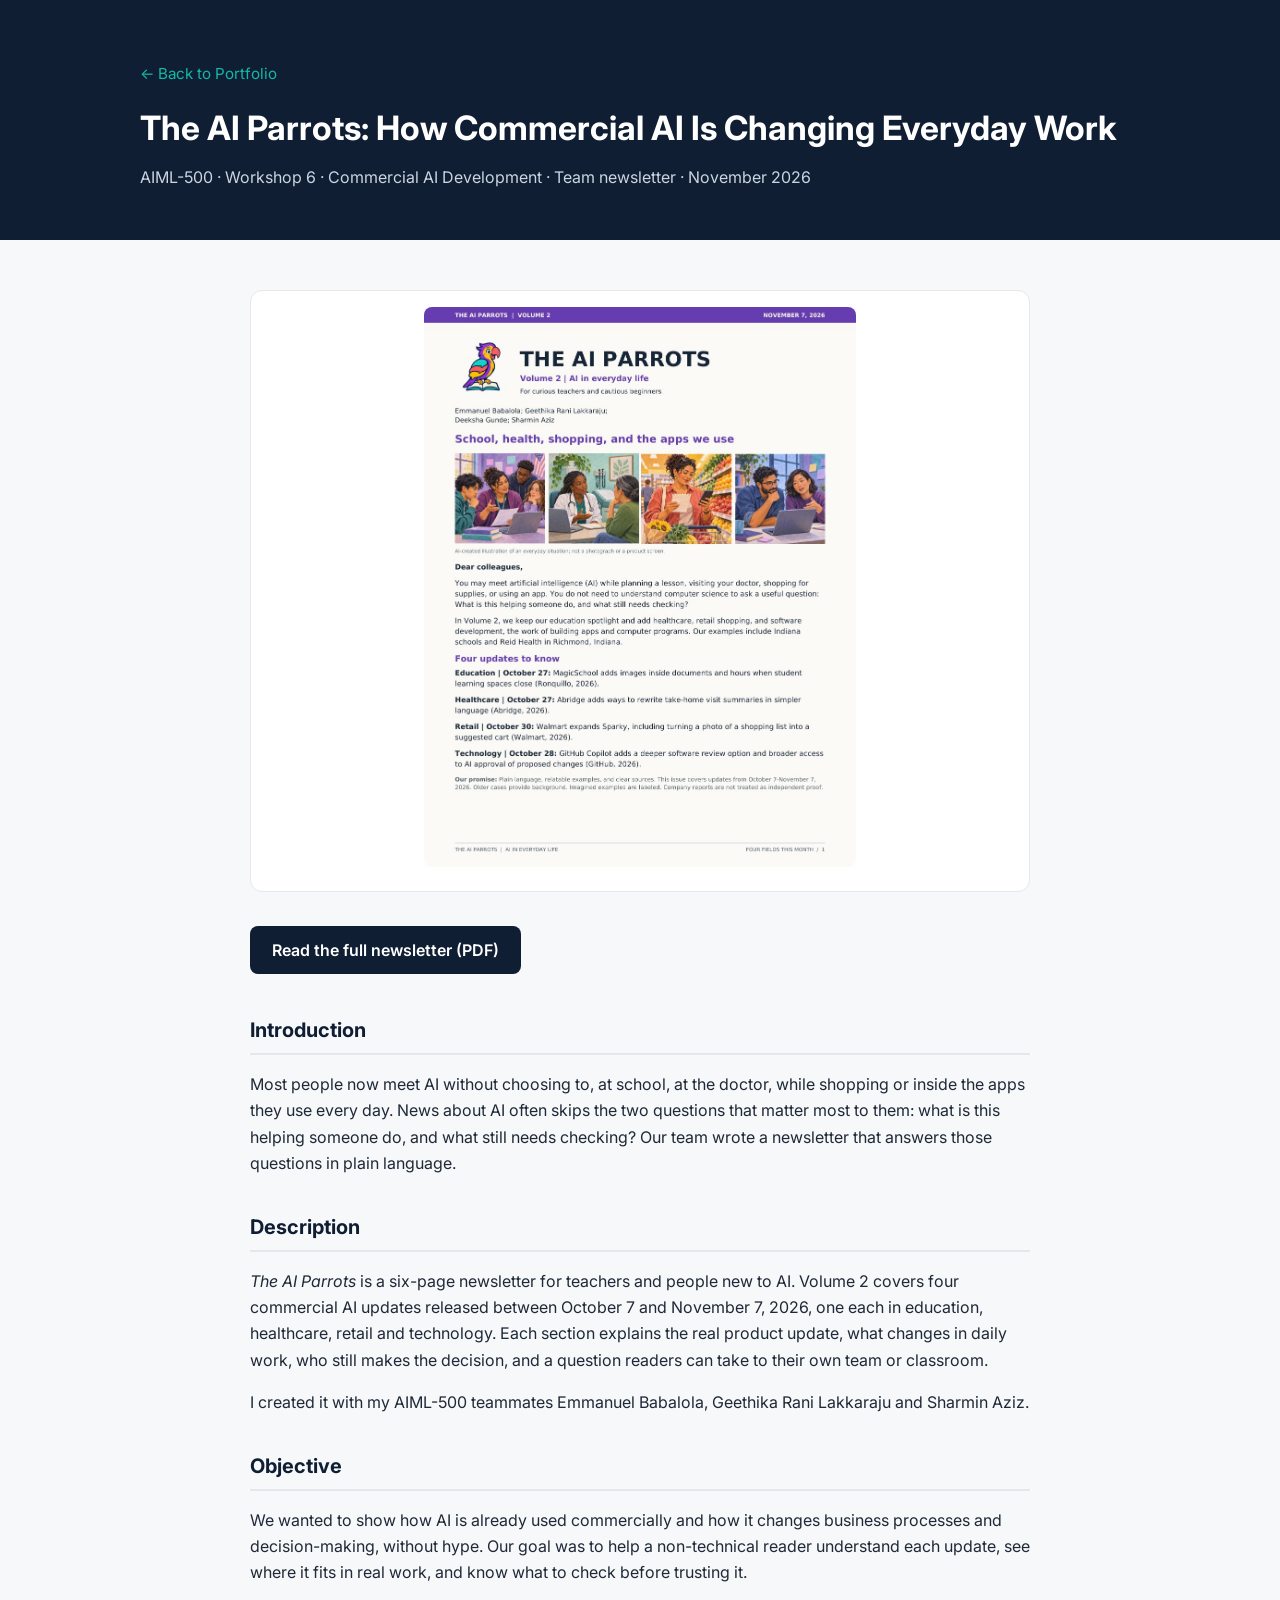
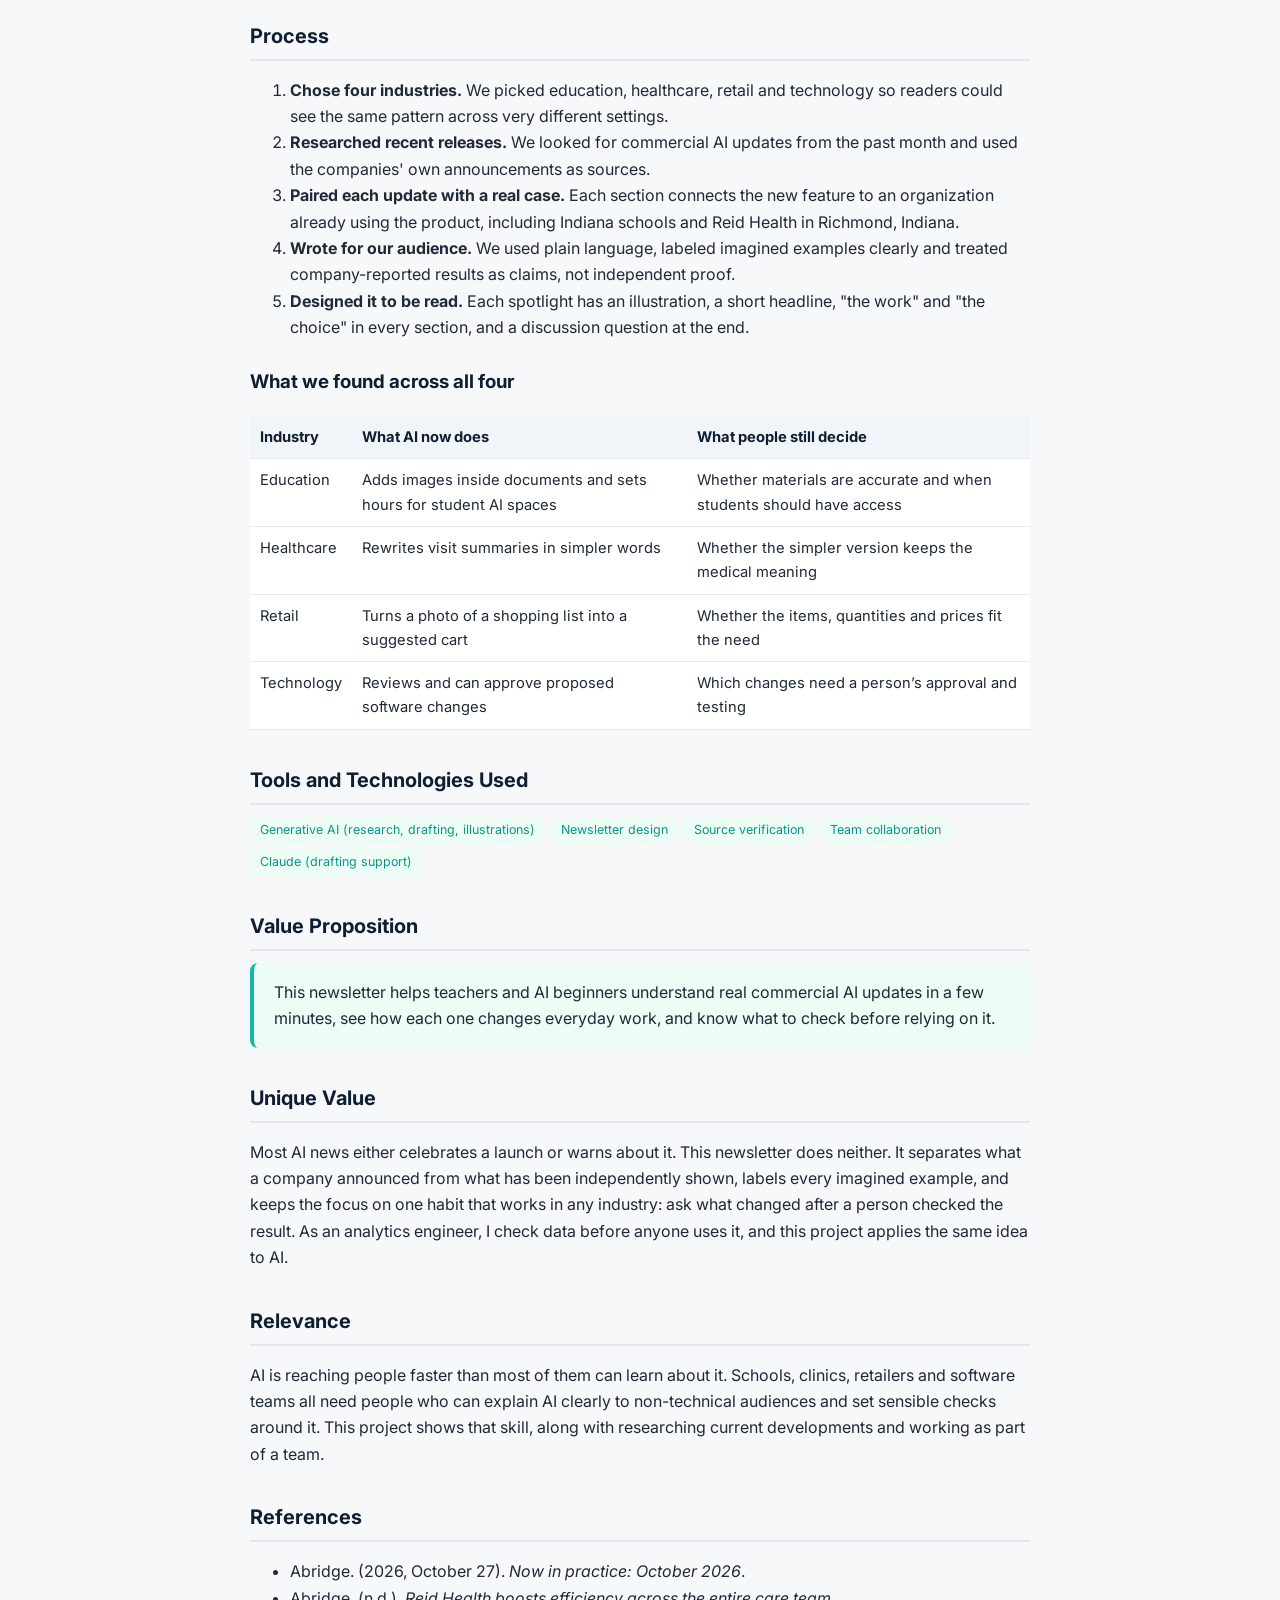
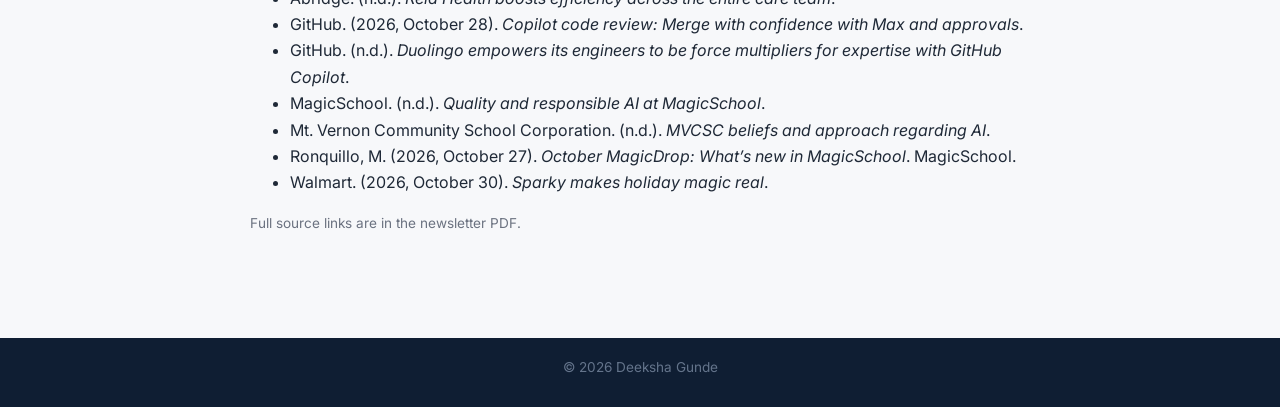
<file: artifacts/artifact-3.html>
<!DOCTYPE html>
<html lang="en">
<head>
  <meta charset="UTF-8">
  <meta name="viewport" content="width=device-width, initial-scale=1.0">
  <title>The AI Parrots: A Newsletter on Commercial AI | Deeksha Gunde</title>
  <link rel="preconnect" href="https://fonts.googleapis.com">
  <link href="https://fonts.googleapis.com/css2?family=Inter:wght@400;600;700&display=swap" rel="stylesheet">
  <link rel="stylesheet" href="../assets/style.css">
</head>
<body>

<header class="artifact-header">
  <div class="container">
    <a class="back" href="../index.html#artifacts">← Back to Portfolio</a>
    <h1>The AI Parrots: How Commercial AI Is Changing Everyday Work</h1>
    <p>AIML-500 · Workshop 6 · Commercial AI Development · Team newsletter · November 2026</p>
  </div>
</header>

<main class="artifact-body">
  <div class="container">

    <div class="artifact-visual">
      <img src="../assets/img/parrots-cover.jpg" alt="Front page of The AI Parrots newsletter, Volume 2, with four illustrations for school, health, shopping and apps, and a list of four AI updates from October 2026">
    </div>
    <p class="artifact-links">
      <a class="btn btn-dark" href="../assets/files/ai-parrots-newsletter.pdf" target="_blank" rel="noopener">Read the full newsletter (PDF)</a>
    </p>

    <div class="field">
      <h2>Introduction</h2>
      <p>
        Most people now meet AI without choosing to, at school, at the doctor, while shopping or inside the apps
        they use every day. News about AI often skips the two questions that matter most to them: what is this
        helping someone do, and what still needs checking? Our team wrote a newsletter that answers those
        questions in plain language.
      </p>
    </div>

    <div class="field">
      <h2>Description</h2>
      <p>
        <em>The AI Parrots</em> is a six-page newsletter for teachers and people new to AI. Volume 2 covers four
        commercial AI updates released between October 7 and November 7, 2026, one each in education, healthcare,
        retail and technology. Each section explains the real product update, what changes in daily work, who still
        makes the decision, and a question readers can take to their own team or classroom.
      </p>
      <p>I created it with my AIML-500 teammates Emmanuel Babalola, Geethika Rani Lakkaraju and Sharmin Aziz.</p>
    </div>

    <div class="field">
      <h2>Objective</h2>
      <p>
        We wanted to show how AI is already used commercially and how it changes business processes and
        decision-making, without hype. Our goal was to help a non-technical reader understand each update,
        see where it fits in real work, and know what to check before trusting it.
      </p>
    </div>

    <div class="field">
      <h2>Process</h2>
      <ol>
        <li><strong>Chose four industries.</strong> We picked education, healthcare, retail and technology so readers could see the same pattern across very different settings.</li>
        <li><strong>Researched recent releases.</strong> We looked for commercial AI updates from the past month and used the companies' own announcements as sources.</li>
        <li><strong>Paired each update with a real case.</strong> Each section connects the new feature to an organization already using the product, including Indiana schools and Reid Health in Richmond, Indiana.</li>
        <li><strong>Wrote for our audience.</strong> We used plain language, labeled imagined examples clearly and treated company-reported results as claims, not independent proof.</li>
        <li><strong>Designed it to be read.</strong> Each spotlight has an illustration, a short headline, "the work" and "the choice" in every section, and a discussion question at the end.</li>
      </ol>

      <!-- EDIT: describe your own part, for example: "I researched and wrote the Retail spotlight on Walmart's Sparky and ..." -->


      <h3 style="color:var(--navy);margin-top:26px;">What we found across all four</h3>
      <div class="table-wrap">
        <table class="result-table">
          <tr><th>Industry</th><th>What AI now does</th><th>What people still decide</th></tr>
          <tr><td>Education</td><td>Adds images inside documents and sets hours for student AI spaces</td><td>Whether materials are accurate and when students should have access</td></tr>
          <tr><td>Healthcare</td><td>Rewrites visit summaries in simpler words</td><td>Whether the simpler version keeps the medical meaning</td></tr>
          <tr><td>Retail</td><td>Turns a photo of a shopping list into a suggested cart</td><td>Whether the items, quantities and prices fit the need</td></tr>
          <tr><td>Technology</td><td>Reviews and can approve proposed software changes</td><td>Which changes need a person’s approval and testing</td></tr>
        </table>
      </div>
    </div>

    <div class="field">
      <h2>Tools and Technologies Used</h2>
      <div class="tags">
        <span class="tag">Generative AI (research, drafting, illustrations)</span>
        <span class="tag">Newsletter design</span>
        <span class="tag">Source verification</span>
        <span class="tag">Team collaboration</span>
        <span class="tag">Claude (drafting support)</span>
      </div>
    </div>

    <div class="field">
      <h2>Value Proposition</h2>
      <div class="vp-box">
        This newsletter helps teachers and AI beginners understand real commercial AI updates in a few minutes,
        see how each one changes everyday work, and know what to check before relying on it.
      </div>
    </div>

    <div class="field">
      <h2>Unique Value</h2>
      <p>
        Most AI news either celebrates a launch or warns about it. This newsletter does neither. It separates what
        a company announced from what has been independently shown, labels every imagined example, and keeps the
        focus on one habit that works in any industry: ask what changed after a person checked the result. As an
        analytics engineer, I check data before anyone uses it, and this project applies the same idea to AI.
      </p>
    </div>

    <div class="field">
      <h2>Relevance</h2>
      <p>
        AI is reaching people faster than most of them can learn about it. Schools, clinics, retailers and software
        teams all need people who can explain AI clearly to non-technical audiences and set sensible checks around
        it. This project shows that skill, along with researching current developments and working as part of a team.
      </p>
    </div>

    <div class="field">
      <h2>References</h2>
      <ul>
        <li>Abridge. (2026, October 27). <em>Now in practice: October 2026</em>.</li>
        <li>Abridge. (n.d.). <em>Reid Health boosts efficiency across the entire care team</em>.</li>
        <li>GitHub. (2026, October 28). <em>Copilot code review: Merge with confidence with Max and approvals</em>.</li>
        <li>GitHub. (n.d.). <em>Duolingo empowers its engineers to be force multipliers for expertise with GitHub Copilot</em>.</li>
        <li>MagicSchool. (n.d.). <em>Quality and responsible AI at MagicSchool</em>.</li>
        <li>Mt. Vernon Community School Corporation. (n.d.). <em>MVCSC beliefs and approach regarding AI</em>.</li>
        <li>Ronquillo, M. (2026, October 27). <em>October MagicDrop: What’s new in MagicSchool</em>. MagicSchool.</li>
        <li>Walmart. (2026, October 30). <em>Sparky makes holiday magic real</em>.</li>
      </ul>
      <p style="font-size:.85rem;color:var(--muted);">Full source links are in the newsletter PDF.</p>
    </div>

  </div>
</main>

<footer>© 2026 Deeksha Gunde</footer>

</body>
</html>
</file>
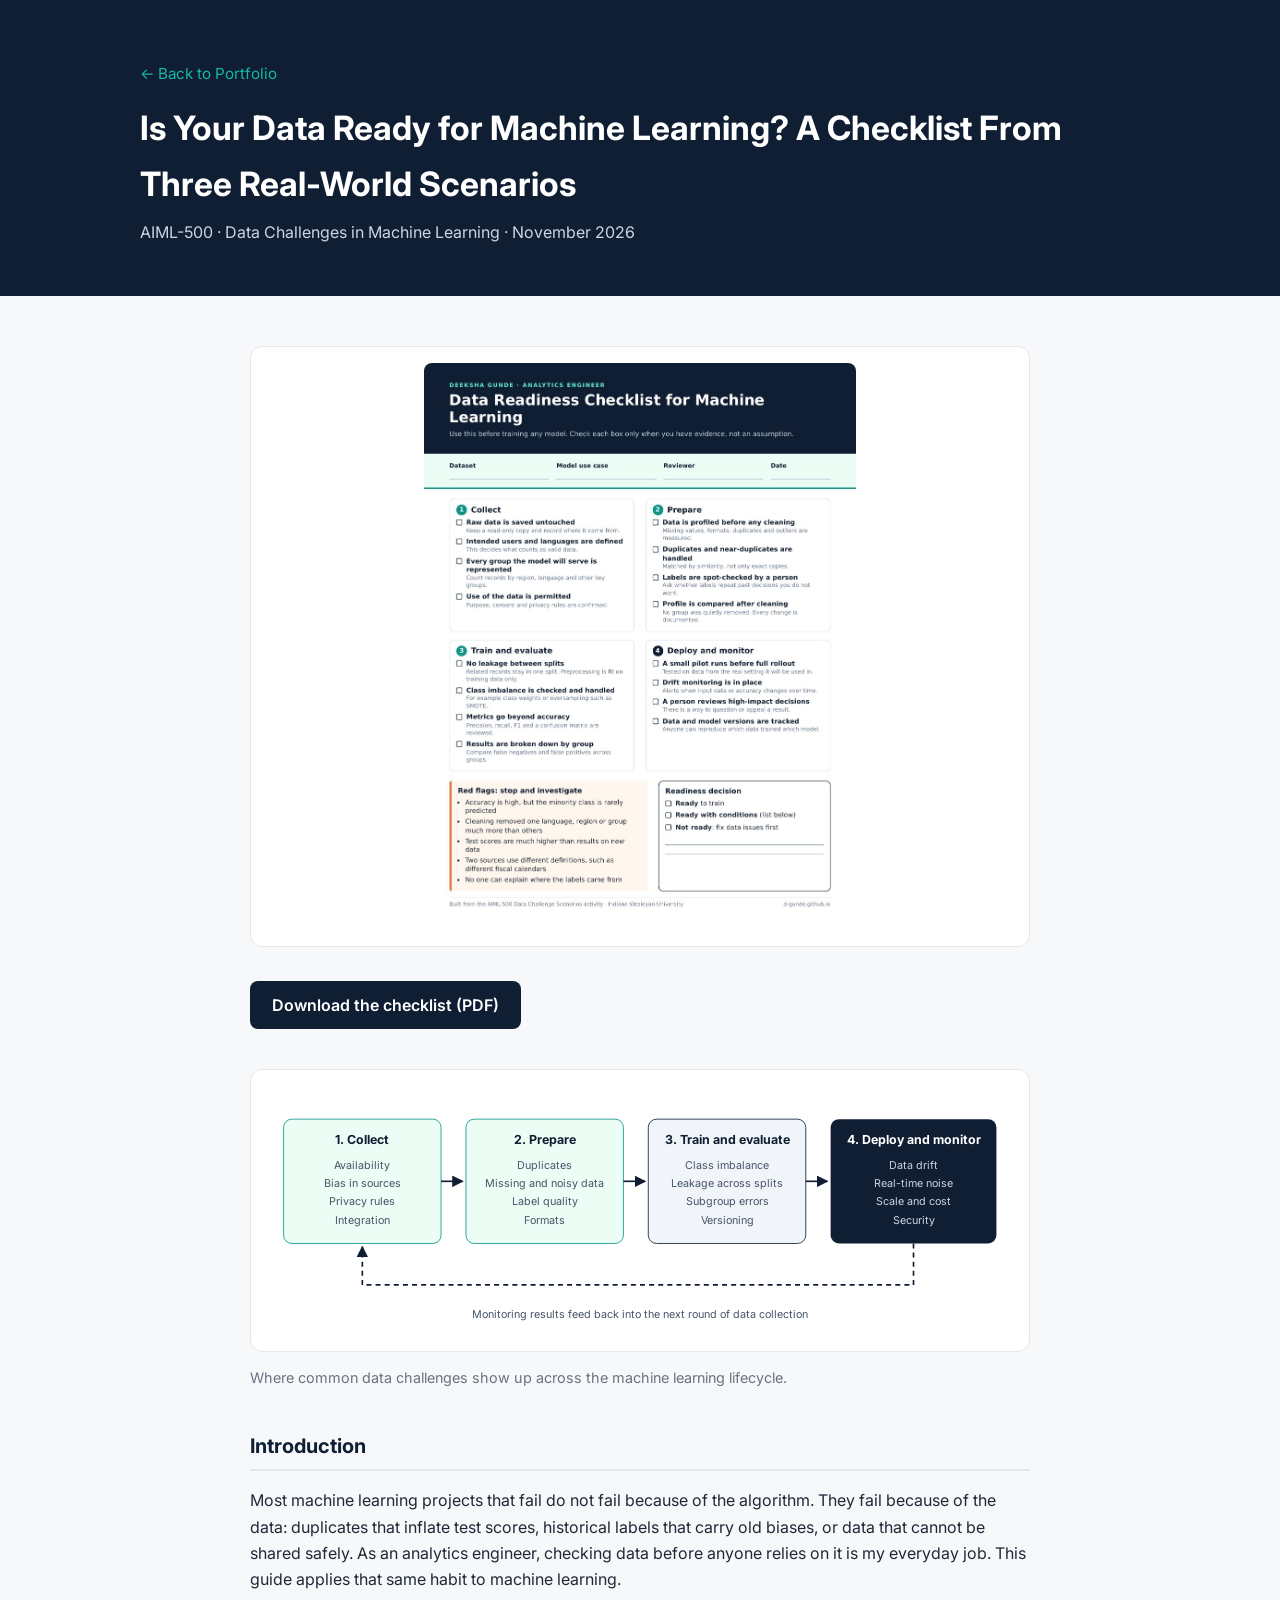
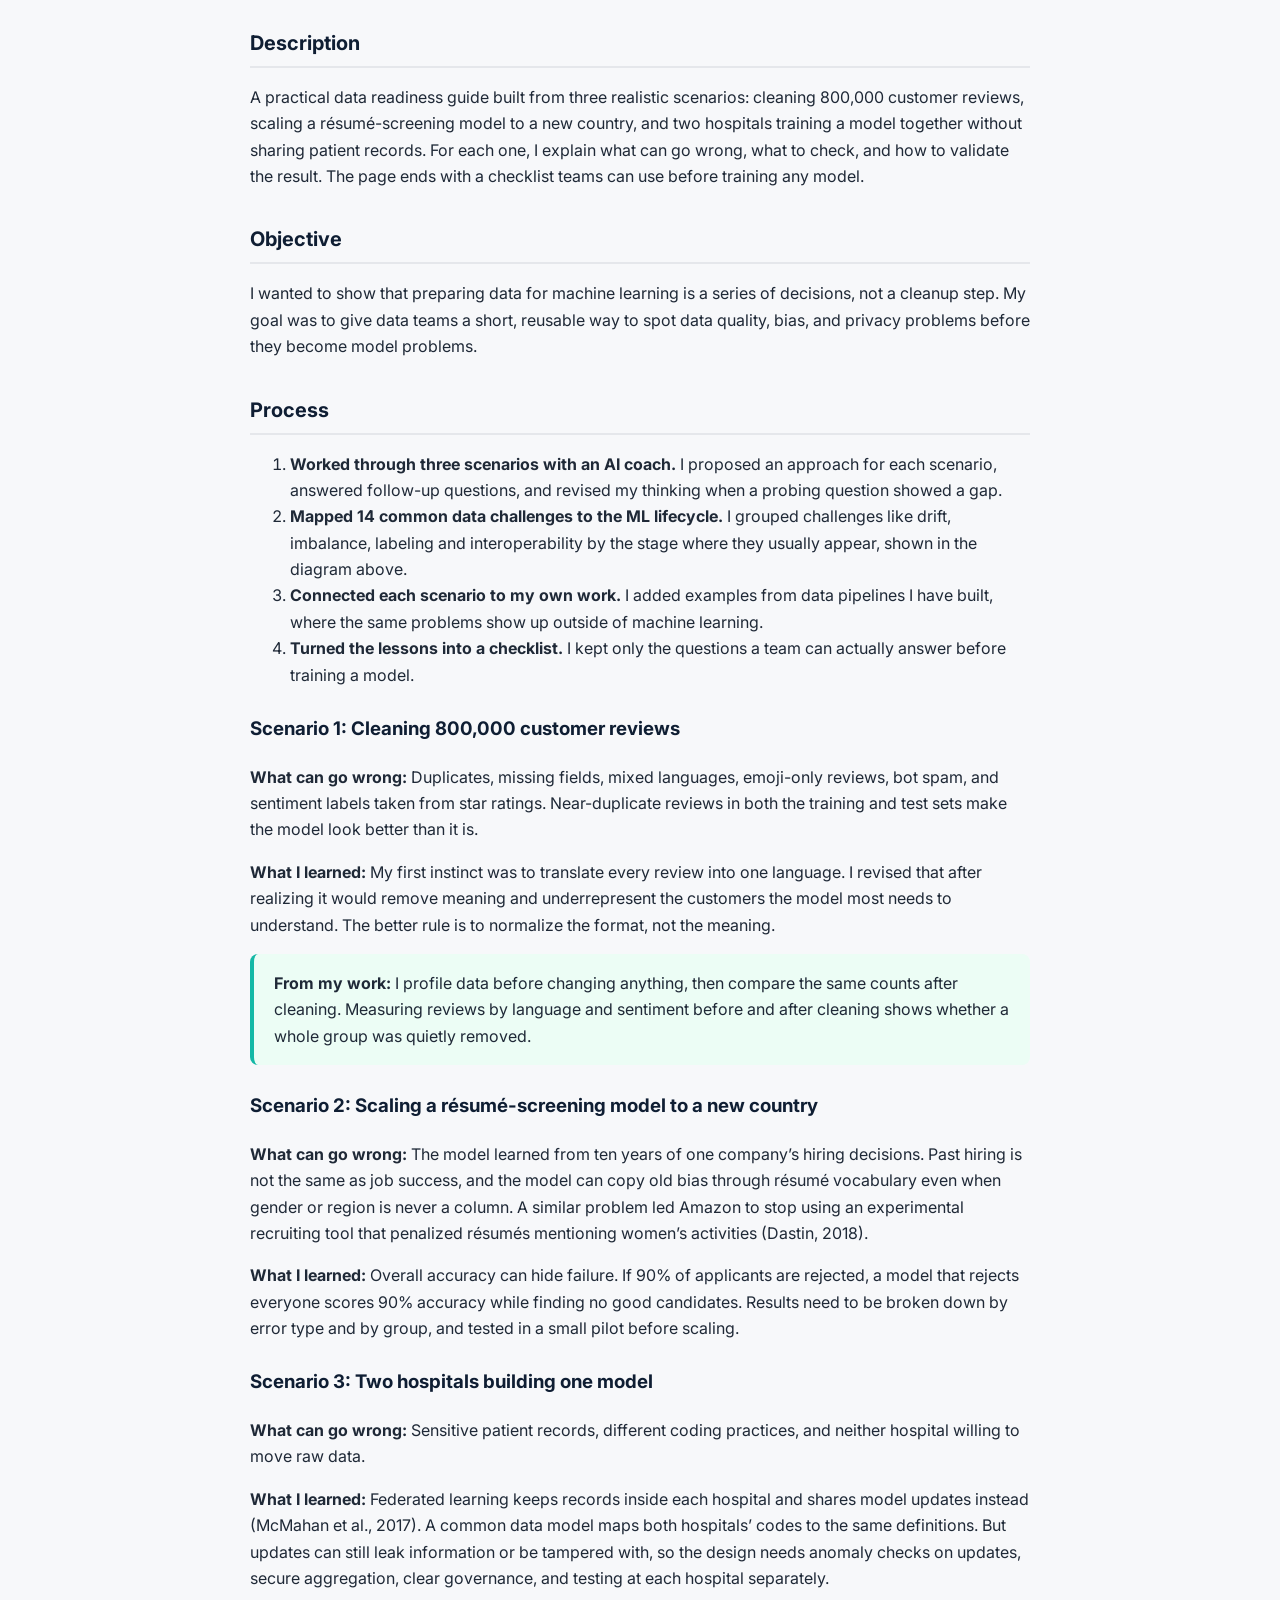
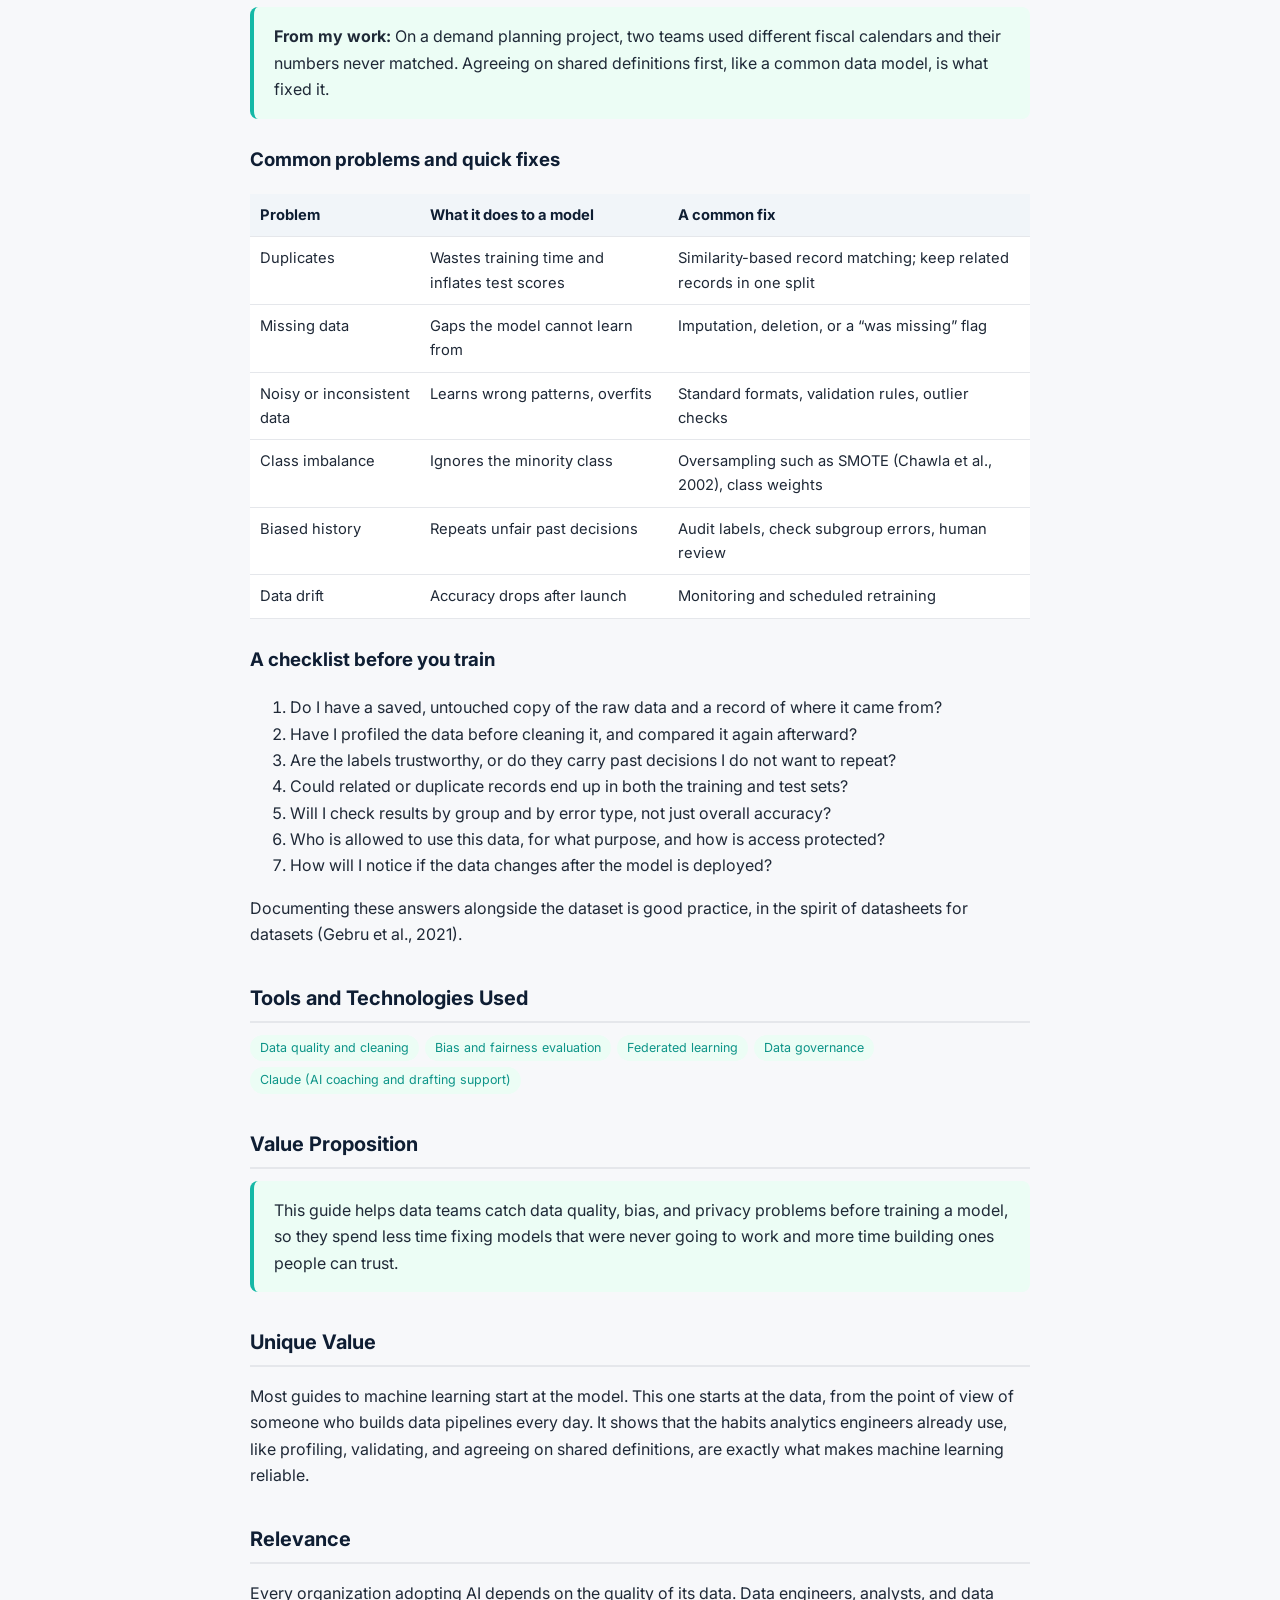
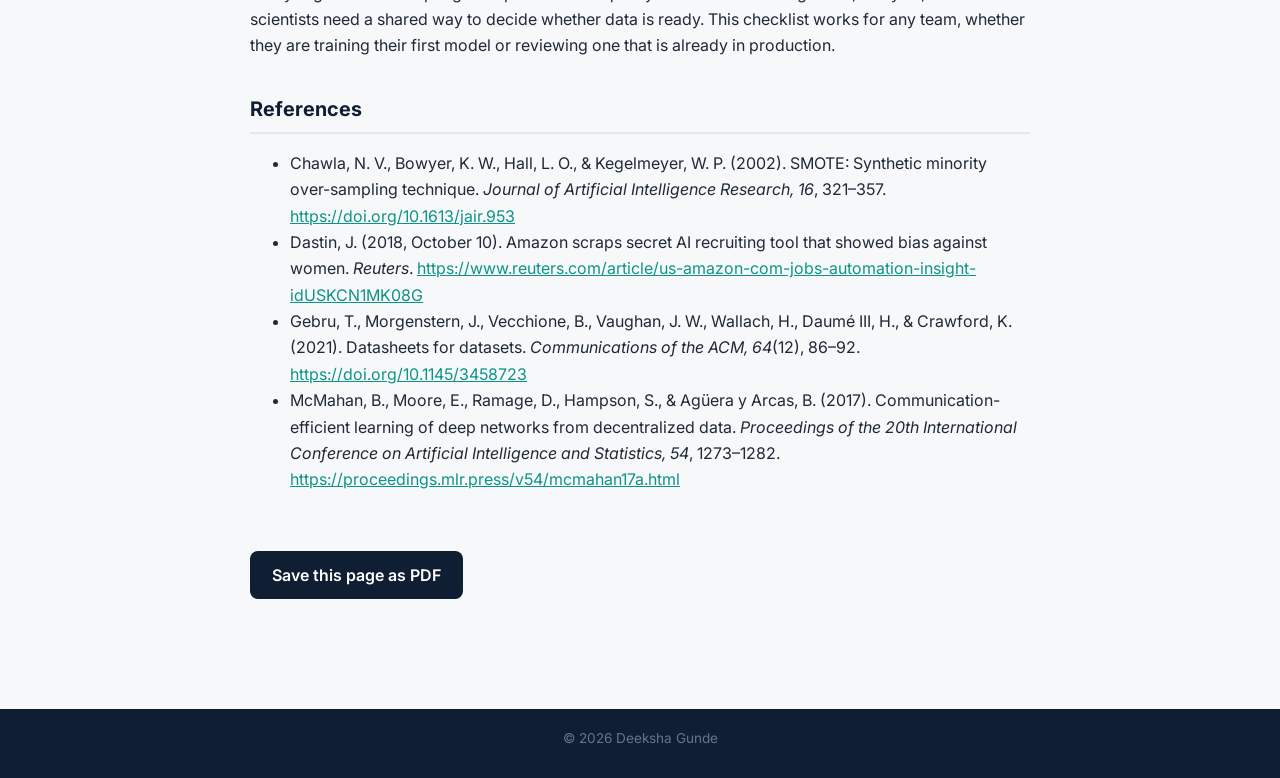
<file: artifacts/artifact-4.html>
<!DOCTYPE html>
<html lang="en">
<head>
  <meta charset="UTF-8">
  <meta name="viewport" content="width=device-width, initial-scale=1.0">
  <title>Is Your Data Ready for Machine Learning? | Deeksha Gunde</title>
  <link rel="preconnect" href="https://fonts.googleapis.com">
  <link href="https://fonts.googleapis.com/css2?family=Inter:wght@400;600;700&display=swap" rel="stylesheet">
  <link rel="stylesheet" href="../assets/style.css">
  <style>
    @media print {
      .back, .artifact-links, .deliverable { display: none; }
      .artifact-header { background: none !important; color: #000; }
      .artifact-header h1, .artifact-header p { color: #000; }
    }
  </style>
</head>
<body>

<header class="artifact-header">
  <div class="container">
    <a class="back" href="../index.html#artifacts">← Back to Portfolio</a>
    <h1>Is Your Data Ready for Machine Learning? A Checklist From Three Real-World Scenarios</h1>
    <p>AIML-500 · Data Challenges in Machine Learning · November 2026</p>
  </div>
</header>

<main class="artifact-body">
  <div class="container">

    <div class="deliverable">
      <div class="artifact-visual">
        <img src="../assets/img/data-readiness-checklist.jpg" alt="Data Readiness Checklist for Machine Learning: 16 checkboxes across Collect, Prepare, Train and evaluate, and Deploy and monitor, with a red flags list and a readiness decision box">
      </div>
      <p class="artifact-links">
        <a class="btn btn-dark" href="../assets/files/data-readiness-checklist.pdf" target="_blank" rel="noopener">Download the checklist (PDF)</a>
      </p>
    </div>

    <div class="diagram">
      <svg viewBox="0 0 900 300" role="img" aria-label="The machine learning data lifecycle in four stages: collect, prepare, train and evaluate, and deploy and monitor. Each stage lists its main data risks. A return arrow shows that monitoring feeds back into collection.">
        <defs>
          <marker id="ar4" viewBox="0 0 10 10" refX="9" refY="5" markerWidth="7" markerHeight="7" orient="auto"><path d="M0,0 L10,5 L0,10 z" fill="#0f1e33"/></marker>
        </defs>
        <rect width="900" height="300" fill="#ffffff"/>
        <g font-family="Inter, Arial, sans-serif" text-anchor="middle">
          <rect x="20" y="40" width="190" height="150" rx="10" fill="#ecfdf5" stroke="#0d9488"/>
          <text x="115" y="70" fill="#0f1e33" font-size="15" font-weight="700">1. Collect</text>
          <text x="115" y="100" fill="#475569" font-size="13">Availability</text>
          <text x="115" y="122" fill="#475569" font-size="13">Bias in sources</text>
          <text x="115" y="144" fill="#475569" font-size="13">Privacy rules</text>
          <text x="115" y="166" fill="#475569" font-size="13">Integration</text>

          <rect x="240" y="40" width="190" height="150" rx="10" fill="#ecfdf5" stroke="#0d9488"/>
          <text x="335" y="70" fill="#0f1e33" font-size="15" font-weight="700">2. Prepare</text>
          <text x="335" y="100" fill="#475569" font-size="13">Duplicates</text>
          <text x="335" y="122" fill="#475569" font-size="13">Missing and noisy data</text>
          <text x="335" y="144" fill="#475569" font-size="13">Label quality</text>
          <text x="335" y="166" fill="#475569" font-size="13">Formats</text>

          <rect x="460" y="40" width="190" height="150" rx="10" fill="#f1f5f9" stroke="#0f1e33"/>
          <text x="555" y="70" fill="#0f1e33" font-size="15" font-weight="700">3. Train and evaluate</text>
          <text x="555" y="100" fill="#475569" font-size="13">Class imbalance</text>
          <text x="555" y="122" fill="#475569" font-size="13">Leakage across splits</text>
          <text x="555" y="144" fill="#475569" font-size="13">Subgroup errors</text>
          <text x="555" y="166" fill="#475569" font-size="13">Versioning</text>

          <rect x="680" y="40" width="200" height="150" rx="10" fill="#0f1e33"/>
          <text x="780" y="70" fill="#ffffff" font-size="15" font-weight="700">4. Deploy and monitor</text>
          <text x="780" y="100" fill="#cbd5e1" font-size="13">Data drift</text>
          <text x="780" y="122" fill="#cbd5e1" font-size="13">Real-time noise</text>
          <text x="780" y="144" fill="#cbd5e1" font-size="13">Scale and cost</text>
          <text x="780" y="166" fill="#cbd5e1" font-size="13">Security</text>

          <text x="450" y="280" fill="#475569" font-size="13">Monitoring results feed back into the next round of data collection</text>
        </g>
        <g stroke="#0f1e33" stroke-width="2" fill="none" marker-end="url(#ar4)">
          <line x1="210" y1="115" x2="236" y2="115"/>
          <line x1="430" y1="115" x2="456" y2="115"/>
          <line x1="650" y1="115" x2="676" y2="115"/>
          <path d="M780,190 L780,240 L115,240 L115,194" stroke-dasharray="6 5"/>
        </g>
      </svg>
    </div>
    <p class="artifact-links" style="color:var(--muted);font-size:.9rem;">Where common data challenges show up across the machine learning lifecycle.</p>

    <div class="field">
      <h2>Introduction</h2>
      <p>
        Most machine learning projects that fail do not fail because of the algorithm. They fail because of the
        data: duplicates that inflate test scores, historical labels that carry old biases, or data that cannot be
        shared safely. As an analytics engineer, checking data before anyone relies on it is my everyday job. This
        guide applies that same habit to machine learning.
      </p>
    </div>

    <div class="field">
      <h2>Description</h2>
      <p>
        A practical data readiness guide built from three realistic scenarios: cleaning 800,000 customer reviews,
        scaling a résumé-screening model to a new country, and two hospitals training a model together without
        sharing patient records. For each one, I explain what can go wrong, what to check, and how to validate the
        result. The page ends with a checklist teams can use before training any model.
      </p>
    </div>

    <div class="field">
      <h2>Objective</h2>
      <p>
        I wanted to show that preparing data for machine learning is a series of decisions, not a cleanup step.
        My goal was to give data teams a short, reusable way to spot data quality, bias, and privacy problems
        before they become model problems.
      </p>
    </div>

    <div class="field">
      <h2>Process</h2>
      <ol>
        <li><strong>Worked through three scenarios with an AI coach.</strong> I proposed an approach for each scenario, answered follow-up questions, and revised my thinking when a probing question showed a gap.</li>
        <li><strong>Mapped 14 common data challenges to the ML lifecycle.</strong> I grouped challenges like drift, imbalance, labeling and interoperability by the stage where they usually appear, shown in the diagram above.</li>
        <li><strong>Connected each scenario to my own work.</strong> I added examples from data pipelines I have built, where the same problems show up outside of machine learning.</li>
        <li><strong>Turned the lessons into a checklist.</strong> I kept only the questions a team can actually answer before training a model.</li>
      </ol>

      <h3 style="color:var(--navy);margin-top:26px;">Scenario 1: Cleaning 800,000 customer reviews</h3>
      <p><strong>What can go wrong:</strong> Duplicates, missing fields, mixed languages, emoji-only reviews, bot spam, and sentiment labels taken from star ratings. Near-duplicate reviews in both the training and test sets make the model look better than it is.</p>
      <p><strong>What I learned:</strong> My first instinct was to translate every review into one language. I revised that after realizing it would remove meaning and underrepresent the customers the model most needs to understand. The better rule is to normalize the format, not the meaning.</p>
      <div class="vp-box"><strong>From my work:</strong> I profile data before changing anything, then compare the same counts after cleaning. Measuring reviews by language and sentiment before and after cleaning shows whether a whole group was quietly removed.</div>

      <h3 style="color:var(--navy);margin-top:26px;">Scenario 2: Scaling a résumé-screening model to a new country</h3>
      <p><strong>What can go wrong:</strong> The model learned from ten years of one company’s hiring decisions. Past hiring is not the same as job success, and the model can copy old bias through résumé vocabulary even when gender or region is never a column. A similar problem led Amazon to stop using an experimental recruiting tool that penalized résumés mentioning women’s activities (Dastin, 2018).</p>
      <p><strong>What I learned:</strong> Overall accuracy can hide failure. If 90% of applicants are rejected, a model that rejects everyone scores 90% accuracy while finding no good candidates. Results need to be broken down by error type and by group, and tested in a small pilot before scaling.</p>

      <h3 style="color:var(--navy);margin-top:26px;">Scenario 3: Two hospitals building one model</h3>
      <p><strong>What can go wrong:</strong> Sensitive patient records, different coding practices, and neither hospital willing to move raw data.</p>
      <p><strong>What I learned:</strong> Federated learning keeps records inside each hospital and shares model updates instead (McMahan et al., 2017). A common data model maps both hospitals’ codes to the same definitions. But updates can still leak information or be tampered with, so the design needs anomaly checks on updates, secure aggregation, clear governance, and testing at each hospital separately.</p>
      <div class="vp-box"><strong>From my work:</strong> On a demand planning project, two teams used different fiscal calendars and their numbers never matched. Agreeing on shared definitions first, like a common data model, is what fixed it.</div>

      <h3 style="color:var(--navy);margin-top:26px;">Common problems and quick fixes</h3>
      <div class="table-wrap">
        <table class="result-table">
          <tr><th>Problem</th><th>What it does to a model</th><th>A common fix</th></tr>
          <tr><td>Duplicates</td><td>Wastes training time and inflates test scores</td><td>Similarity-based record matching; keep related records in one split</td></tr>
          <tr><td>Missing data</td><td>Gaps the model cannot learn from</td><td>Imputation, deletion, or a “was missing” flag</td></tr>
          <tr><td>Noisy or inconsistent data</td><td>Learns wrong patterns, overfits</td><td>Standard formats, validation rules, outlier checks</td></tr>
          <tr><td>Class imbalance</td><td>Ignores the minority class</td><td>Oversampling such as SMOTE (Chawla et al., 2002), class weights</td></tr>
          <tr><td>Biased history</td><td>Repeats unfair past decisions</td><td>Audit labels, check subgroup errors, human review</td></tr>
          <tr><td>Data drift</td><td>Accuracy drops after launch</td><td>Monitoring and scheduled retraining</td></tr>
        </table>
      </div>

      <h3 style="color:var(--navy);margin-top:26px;">A checklist before you train</h3>
      <ol>
        <li>Do I have a saved, untouched copy of the raw data and a record of where it came from?</li>
        <li>Have I profiled the data before cleaning it, and compared it again afterward?</li>
        <li>Are the labels trustworthy, or do they carry past decisions I do not want to repeat?</li>
        <li>Could related or duplicate records end up in both the training and test sets?</li>
        <li>Will I check results by group and by error type, not just overall accuracy?</li>
        <li>Who is allowed to use this data, for what purpose, and how is access protected?</li>
        <li>How will I notice if the data changes after the model is deployed?</li>
      </ol>
      <p>Documenting these answers alongside the dataset is good practice, in the spirit of datasheets for datasets (Gebru et al., 2021).</p>
    </div>

    <div class="field">
      <h2>Tools and Technologies Used</h2>
      <div class="tags">
        <span class="tag">Data quality and cleaning</span>
        <span class="tag">Bias and fairness evaluation</span>
        <span class="tag">Federated learning</span>
        <span class="tag">Data governance</span>
        <span class="tag">Claude (AI coaching and drafting support)</span>
      </div>
    </div>

    <div class="field">
      <h2>Value Proposition</h2>
      <div class="vp-box">
        This guide helps data teams catch data quality, bias, and privacy problems before training a model,
        so they spend less time fixing models that were never going to work and more time building ones people can trust.
      </div>
    </div>

    <div class="field">
      <h2>Unique Value</h2>
      <p>
        Most guides to machine learning start at the model. This one starts at the data, from the point of view of
        someone who builds data pipelines every day. It shows that the habits analytics engineers already use, like
        profiling, validating, and agreeing on shared definitions, are exactly what makes machine learning reliable.
      </p>
    </div>

    <div class="field">
      <h2>Relevance</h2>
      <p>
        Every organization adopting AI depends on the quality of its data. Data engineers, analysts, and
        data scientists need a shared way to decide whether data is ready. This checklist works for any team,
        whether they are training their first model or reviewing one that is already in production.
      </p>
    </div>

    <div class="field">
      <h2>References</h2>
      <ul>
        <li>Chawla, N. V., Bowyer, K. W., Hall, L. O., &amp; Kegelmeyer, W. P. (2002). SMOTE: Synthetic minority over-sampling technique. <em>Journal of Artificial Intelligence Research, 16</em>, 321–357. <a href="https://doi.org/10.1613/jair.953">https://doi.org/10.1613/jair.953</a></li>
        <li>Dastin, J. (2018, October 10). Amazon scraps secret AI recruiting tool that showed bias against women. <em>Reuters</em>. <a href="https://www.reuters.com/article/us-amazon-com-jobs-automation-insight-idUSKCN1MK08G">https://www.reuters.com/article/us-amazon-com-jobs-automation-insight-idUSKCN1MK08G</a></li>
        <li>Gebru, T., Morgenstern, J., Vecchione, B., Vaughan, J. W., Wallach, H., Daumé III, H., &amp; Crawford, K. (2021). Datasheets for datasets. <em>Communications of the ACM, 64</em>(12), 86–92. <a href="https://doi.org/10.1145/3458723">https://doi.org/10.1145/3458723</a></li>
        <li>McMahan, B., Moore, E., Ramage, D., Hampson, S., &amp; Agüera y Arcas, B. (2017). Communication-efficient learning of deep networks from decentralized data. <em>Proceedings of the 20th International Conference on Artificial Intelligence and Statistics, 54</em>, 1273–1282. <a href="https://proceedings.mlr.press/v54/mcmahan17a.html">https://proceedings.mlr.press/v54/mcmahan17a.html</a></li>
      </ul>
    </div>

    <p class="artifact-links" style="margin-top:40px;">
      <button class="btn btn-dark" style="font:inherit;font-weight:600;border:none;cursor:pointer;" onclick="window.print()">Save this page as PDF</button>
    </p>

  </div>
</main>

<footer>© 2026 Deeksha Gunde</footer>

</body>
</html>
</file>
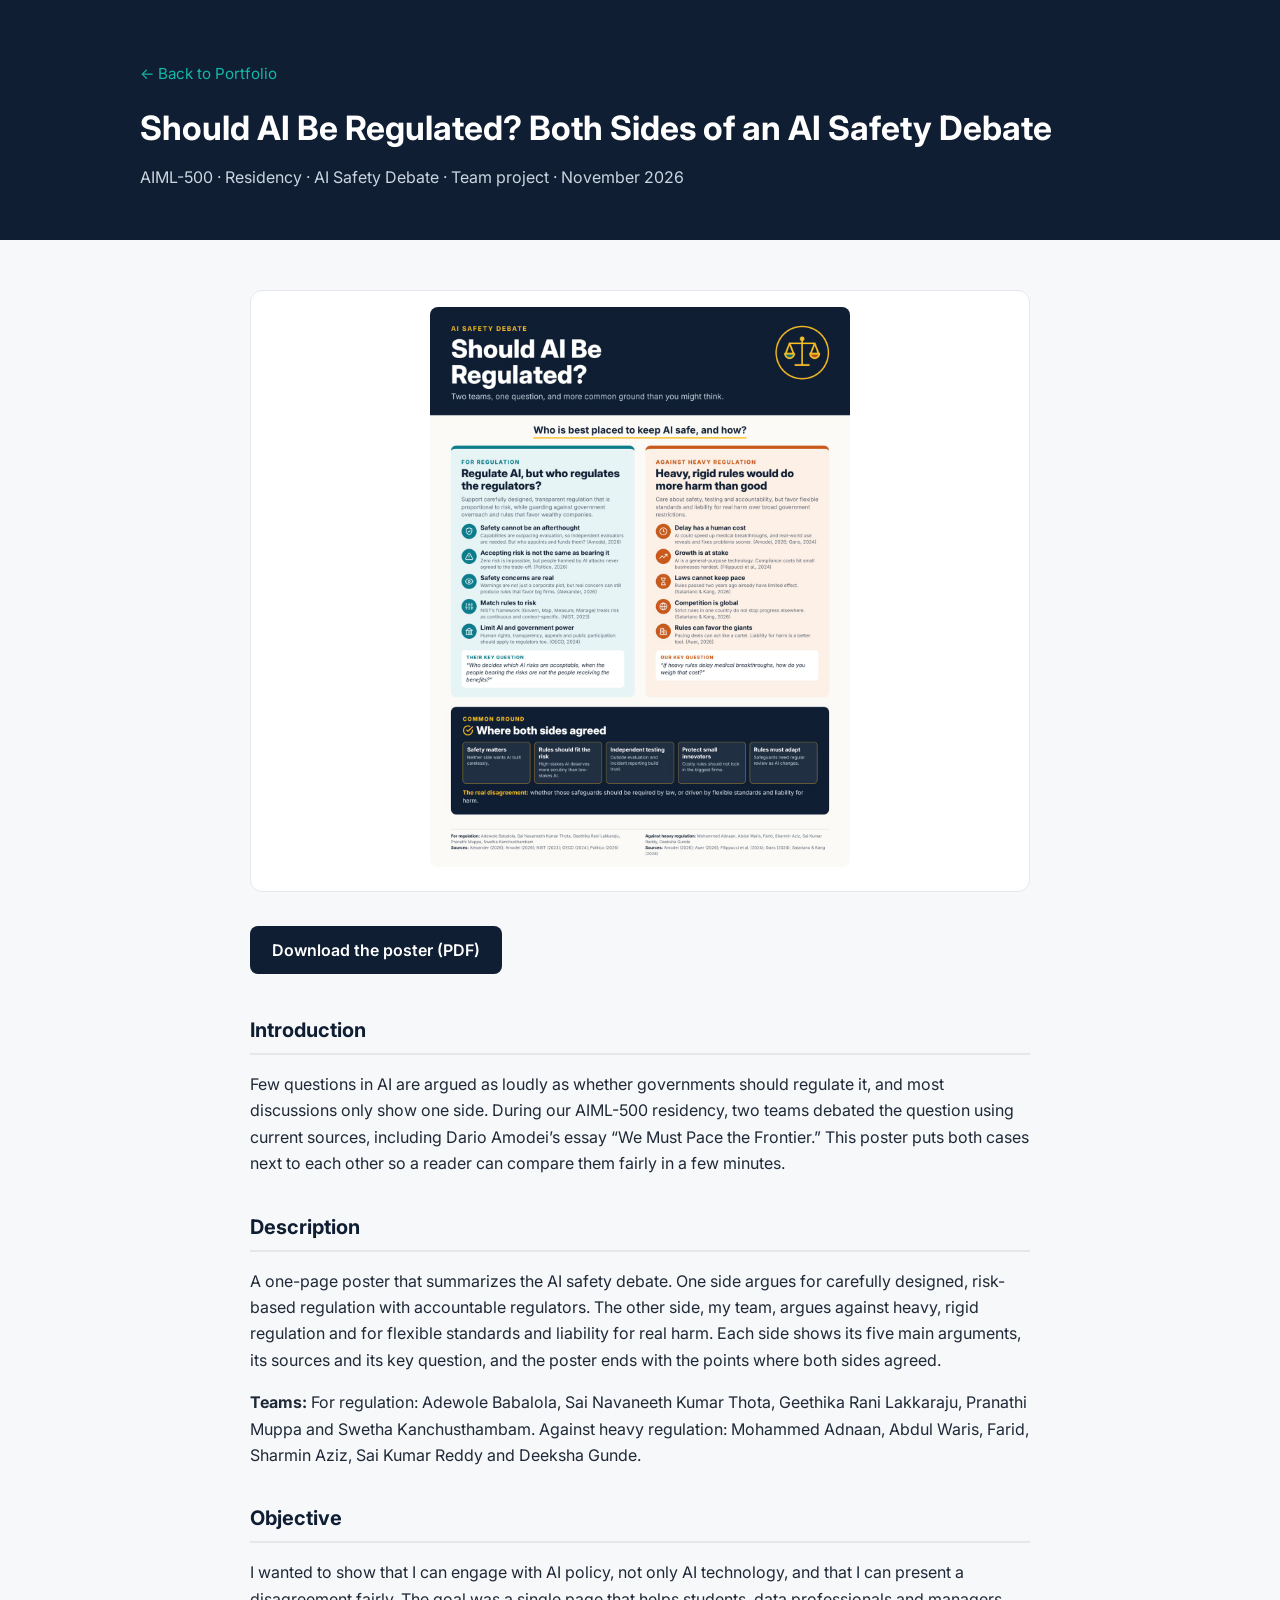
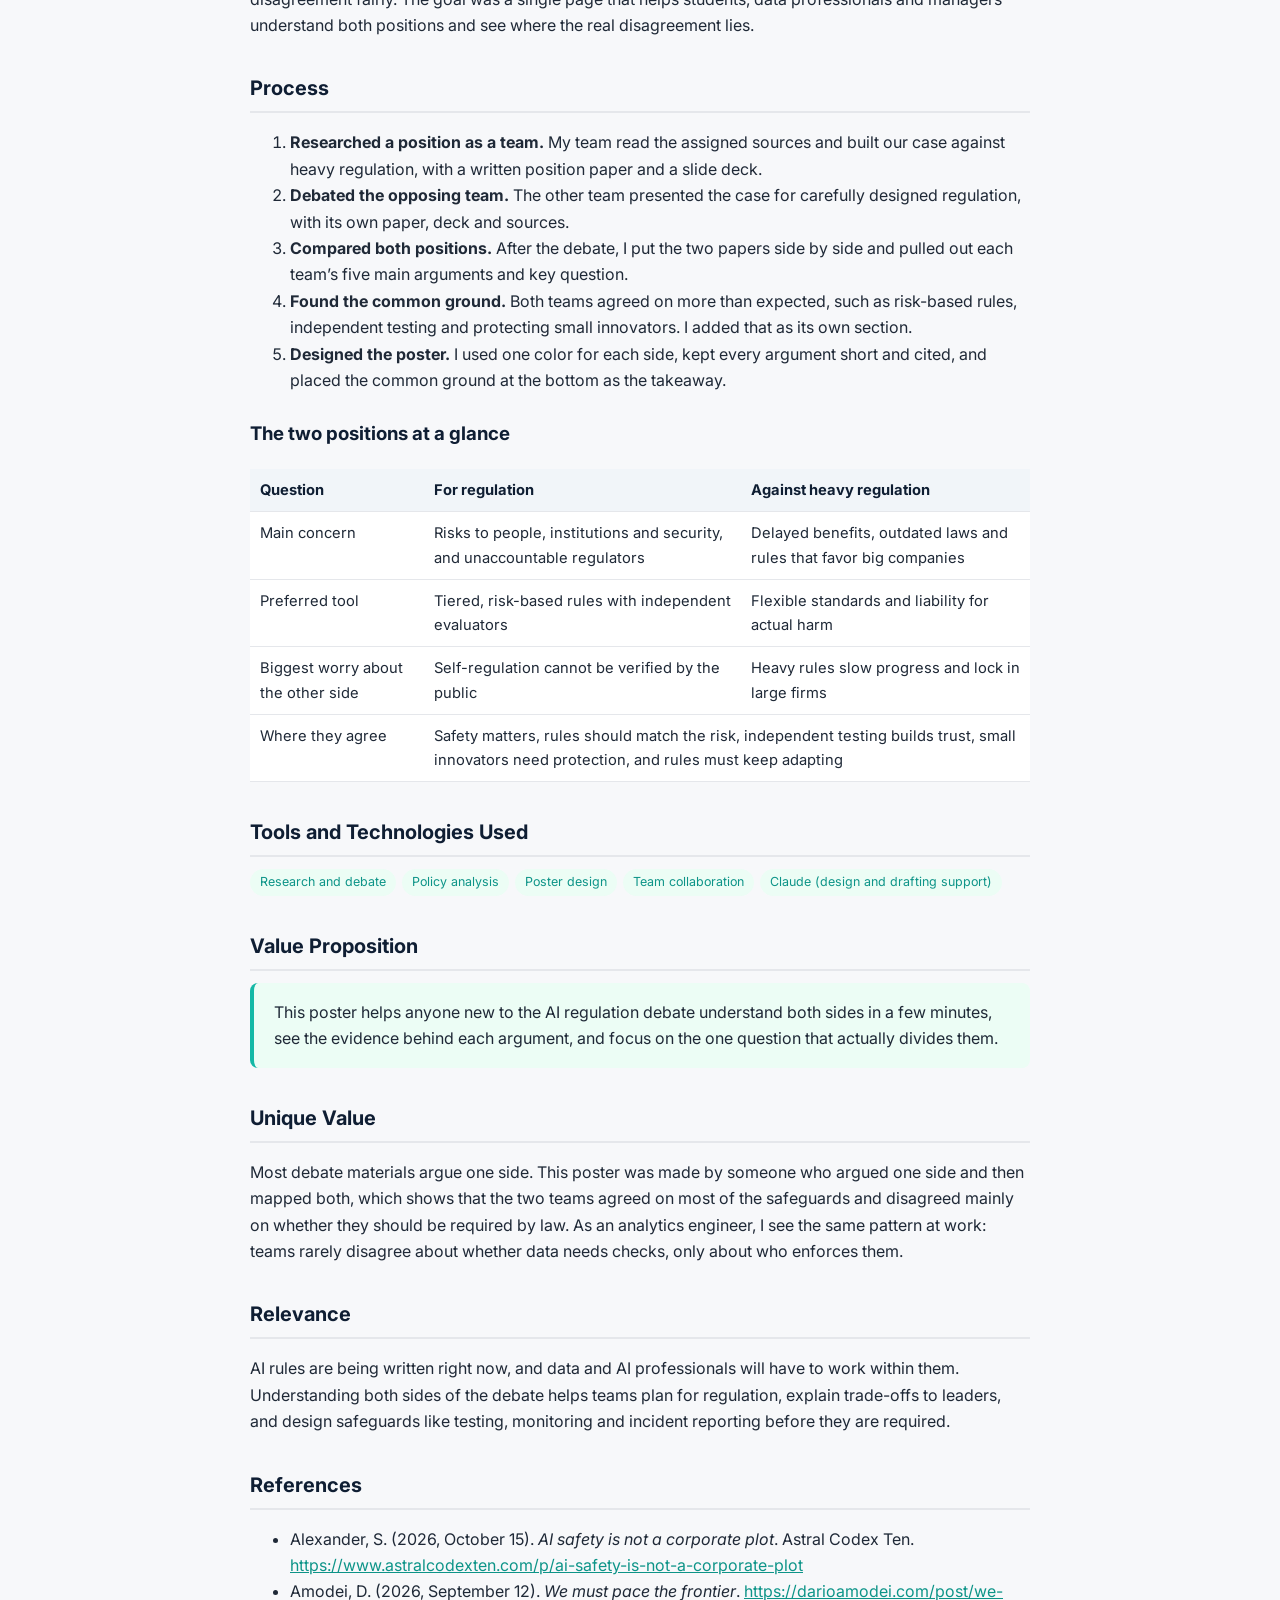
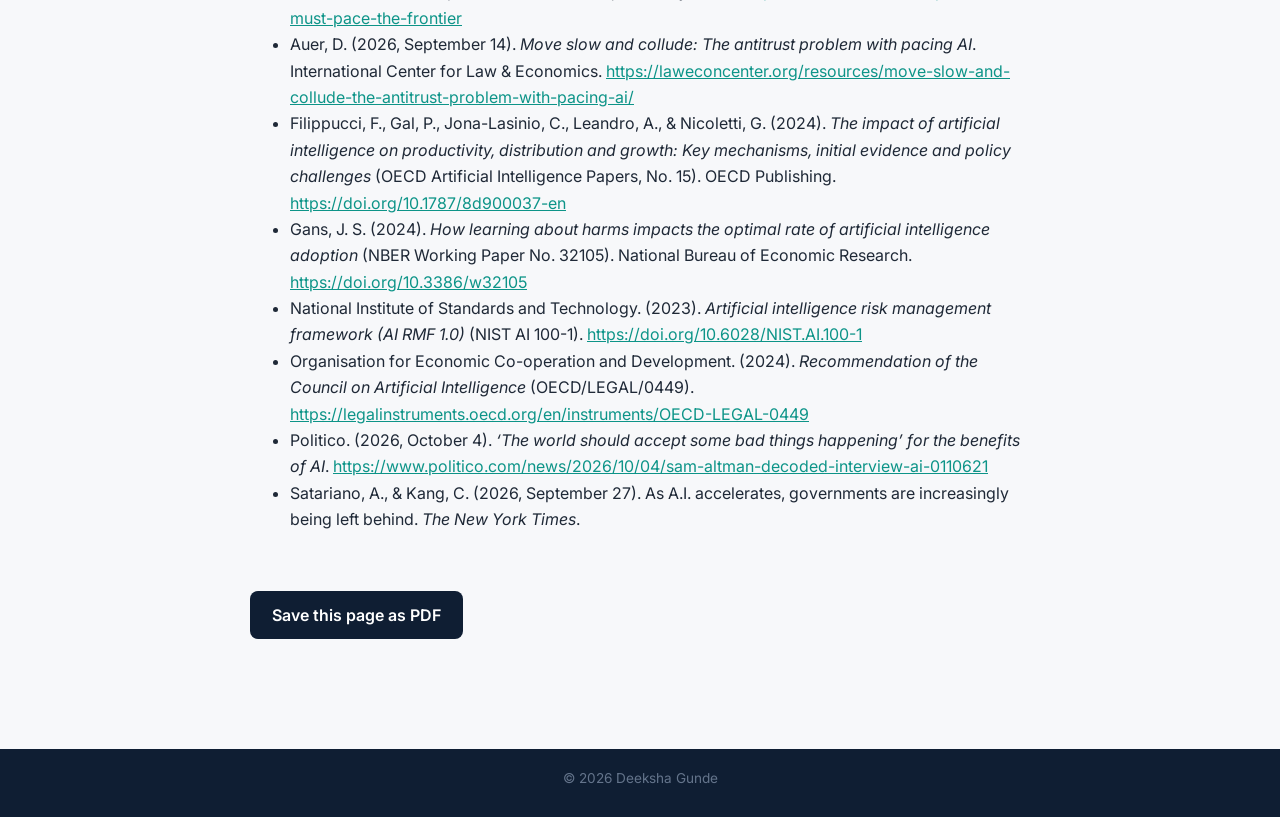
<file: artifacts/artifact-5.html>
<!DOCTYPE html>
<html lang="en">
<head>
  <meta charset="UTF-8">
  <meta name="viewport" content="width=device-width, initial-scale=1.0">
  <title>Should AI Be Regulated? An AI Safety Debate Poster | Deeksha Gunde</title>
  <link rel="preconnect" href="https://fonts.googleapis.com">
  <link href="https://fonts.googleapis.com/css2?family=Inter:wght@400;600;700&display=swap" rel="stylesheet">
  <link rel="stylesheet" href="../assets/style.css">
  <style>
    @media print {
      .back, .artifact-links, .deliverable { display: none; }
      .artifact-header { background: none !important; color: #000; }
      .artifact-header h1, .artifact-header p { color: #000; }
    }
  </style>
</head>
<body>

<header class="artifact-header">
  <div class="container">
    <a class="back" href="../index.html#artifacts">← Back to Portfolio</a>
    <h1>Should AI Be Regulated? Both Sides of an AI Safety Debate</h1>
    <p>AIML-500 · Residency · AI Safety Debate · Team project · November 2026</p>
  </div>
</header>

<main class="artifact-body">
  <div class="container">

    <div class="deliverable">
      <div class="artifact-visual">
        <img src="../assets/img/ai-regulation-debate-poster.jpg" alt="Poster titled Should AI Be Regulated, comparing the case for regulation and the case against heavy regulation side by side, with five arguments for each side and a section on where both sides agreed">
      </div>
      <p class="artifact-links">
        <a class="btn btn-dark" href="../assets/files/ai-regulation-debate-poster.pdf" target="_blank" rel="noopener">Download the poster (PDF)</a>
      </p>
    </div>

    <div class="field">
      <h2>Introduction</h2>
      <p>
        Few questions in AI are argued as loudly as whether governments should regulate it, and most
        discussions only show one side. During our AIML-500 residency, two teams debated the question
        using current sources, including Dario Amodei’s essay “We Must Pace the Frontier.” This poster
        puts both cases next to each other so a reader can compare them fairly in a few minutes.
      </p>
    </div>

    <div class="field">
      <h2>Description</h2>
      <p>
        A one-page poster that summarizes the AI safety debate. One side argues for carefully designed,
        risk-based regulation with accountable regulators. The other side, my team, argues against heavy,
        rigid regulation and for flexible standards and liability for real harm. Each side shows its five
        main arguments, its sources and its key question, and the poster ends with the points where both
        sides agreed.
      </p>
      <p>
        <strong>Teams:</strong> For regulation: Adewole Babalola, Sai Navaneeth Kumar Thota, Geethika Rani
        Lakkaraju, Pranathi Muppa and Swetha Kanchusthambam. Against heavy regulation: Mohammed Adnaan,
        Abdul Waris, Farid, Sharmin Aziz, Sai Kumar Reddy and Deeksha Gunde.
      </p>
      <!-- EDIT: add your own part, for example: <p><strong>My contribution:</strong> I researched ... and built ...</p> -->
    </div>

    <div class="field">
      <h2>Objective</h2>
      <p>
        I wanted to show that I can engage with AI policy, not only AI technology, and that I can present a
        disagreement fairly. The goal was a single page that helps students, data professionals and
        managers understand both positions and see where the real disagreement lies.
      </p>
    </div>

    <div class="field">
      <h2>Process</h2>
      <ol>
        <li><strong>Researched a position as a team.</strong> My team read the assigned sources and built our case against heavy regulation, with a written position paper and a slide deck.</li>
        <li><strong>Debated the opposing team.</strong> The other team presented the case for carefully designed regulation, with its own paper, deck and sources.</li>
        <li><strong>Compared both positions.</strong> After the debate, I put the two papers side by side and pulled out each team’s five main arguments and key question.</li>
        <li><strong>Found the common ground.</strong> Both teams agreed on more than expected, such as risk-based rules, independent testing and protecting small innovators. I added that as its own section.</li>
        <li><strong>Designed the poster.</strong> I used one color for each side, kept every argument short and cited, and placed the common ground at the bottom as the takeaway.</li>
      </ol>

      <h3 style="color:var(--navy);margin-top:26px;">The two positions at a glance</h3>
      <div class="table-wrap">
        <table class="result-table">
          <tr><th>Question</th><th>For regulation</th><th>Against heavy regulation</th></tr>
          <tr><td>Main concern</td><td>Risks to people, institutions and security, and unaccountable regulators</td><td>Delayed benefits, outdated laws and rules that favor big companies</td></tr>
          <tr><td>Preferred tool</td><td>Tiered, risk-based rules with independent evaluators</td><td>Flexible standards and liability for actual harm</td></tr>
          <tr><td>Biggest worry about the other side</td><td>Self-regulation cannot be verified by the public</td><td>Heavy rules slow progress and lock in large firms</td></tr>
          <tr><td>Where they agree</td><td colspan="2">Safety matters, rules should match the risk, independent testing builds trust, small innovators need protection, and rules must keep adapting</td></tr>
        </table>
      </div>
    </div>

    <div class="field">
      <h2>Tools and Technologies Used</h2>
      <div class="tags">
        <span class="tag">Research and debate</span>
        <span class="tag">Policy analysis</span>
        <span class="tag">Poster design</span>
        <span class="tag">Team collaboration</span>
        <span class="tag">Claude (design and drafting support)</span>
      </div>
    </div>

    <div class="field">
      <h2>Value Proposition</h2>
      <div class="vp-box">
        This poster helps anyone new to the AI regulation debate understand both sides in a few minutes,
        see the evidence behind each argument, and focus on the one question that actually divides them.
      </div>
    </div>

    <div class="field">
      <h2>Unique Value</h2>
      <p>
        Most debate materials argue one side. This poster was made by someone who argued one side and then
        mapped both, which shows that the two teams agreed on most of the safeguards and disagreed mainly on
        whether they should be required by law. As an analytics engineer, I see the same pattern at work:
        teams rarely disagree about whether data needs checks, only about who enforces them.
      </p>
    </div>

    <div class="field">
      <h2>Relevance</h2>
      <p>
        AI rules are being written right now, and data and AI professionals will have to work within them.
        Understanding both sides of the debate helps teams plan for regulation, explain trade-offs to
        leaders, and design safeguards like testing, monitoring and incident reporting before they are required.
      </p>
    </div>

    <div class="field">
      <h2>References</h2>
      <ul>
        <li>Alexander, S. (2026, October 15). <em>AI safety is not a corporate plot</em>. Astral Codex Ten. <a href="https://www.astralcodexten.com/p/ai-safety-is-not-a-corporate-plot">https://www.astralcodexten.com/p/ai-safety-is-not-a-corporate-plot</a></li>
        <li>Amodei, D. (2026, September 12). <em>We must pace the frontier</em>. <a href="https://darioamodei.com/post/we-must-pace-the-frontier">https://darioamodei.com/post/we-must-pace-the-frontier</a></li>
        <li>Auer, D. (2026, September 14). <em>Move slow and collude: The antitrust problem with pacing AI</em>. International Center for Law &amp; Economics. <a href="https://laweconcenter.org/resources/move-slow-and-collude-the-antitrust-problem-with-pacing-ai/">https://laweconcenter.org/resources/move-slow-and-collude-the-antitrust-problem-with-pacing-ai/</a></li>
        <li>Filippucci, F., Gal, P., Jona-Lasinio, C., Leandro, A., &amp; Nicoletti, G. (2024). <em>The impact of artificial intelligence on productivity, distribution and growth: Key mechanisms, initial evidence and policy challenges</em> (OECD Artificial Intelligence Papers, No. 15). OECD Publishing. <a href="https://doi.org/10.1787/8d900037-en">https://doi.org/10.1787/8d900037-en</a></li>
        <li>Gans, J. S. (2024). <em>How learning about harms impacts the optimal rate of artificial intelligence adoption</em> (NBER Working Paper No. 32105). National Bureau of Economic Research. <a href="https://doi.org/10.3386/w32105">https://doi.org/10.3386/w32105</a></li>
        <li>National Institute of Standards and Technology. (2023). <em>Artificial intelligence risk management framework (AI RMF 1.0)</em> (NIST AI 100-1). <a href="https://doi.org/10.6028/NIST.AI.100-1">https://doi.org/10.6028/NIST.AI.100-1</a></li>
        <li>Organisation for Economic Co-operation and Development. (2024). <em>Recommendation of the Council on Artificial Intelligence</em> (OECD/LEGAL/0449). <a href="https://legalinstruments.oecd.org/en/instruments/OECD-LEGAL-0449">https://legalinstruments.oecd.org/en/instruments/OECD-LEGAL-0449</a></li>
        <li>Politico. (2026, October 4). <em>‘The world should accept some bad things happening’ for the benefits of AI</em>. <a href="https://www.politico.com/news/2026/10/04/sam-altman-decoded-interview-ai-0110621">https://www.politico.com/news/2026/10/04/sam-altman-decoded-interview-ai-0110621</a></li>
        <li>Satariano, A., &amp; Kang, C. (2026, September 27). As A.I. accelerates, governments are increasingly being left behind. <em>The New York Times</em>.</li>
      </ul>
    </div>

    <p class="artifact-links" style="margin-top:40px;">
      <button class="btn btn-dark" style="font:inherit;font-weight:600;border:none;cursor:pointer;" onclick="window.print()">Save this page as PDF</button>
    </p>

  </div>
</main>

<footer>© 2026 Deeksha Gunde</footer>

</body>
</html>
</file>
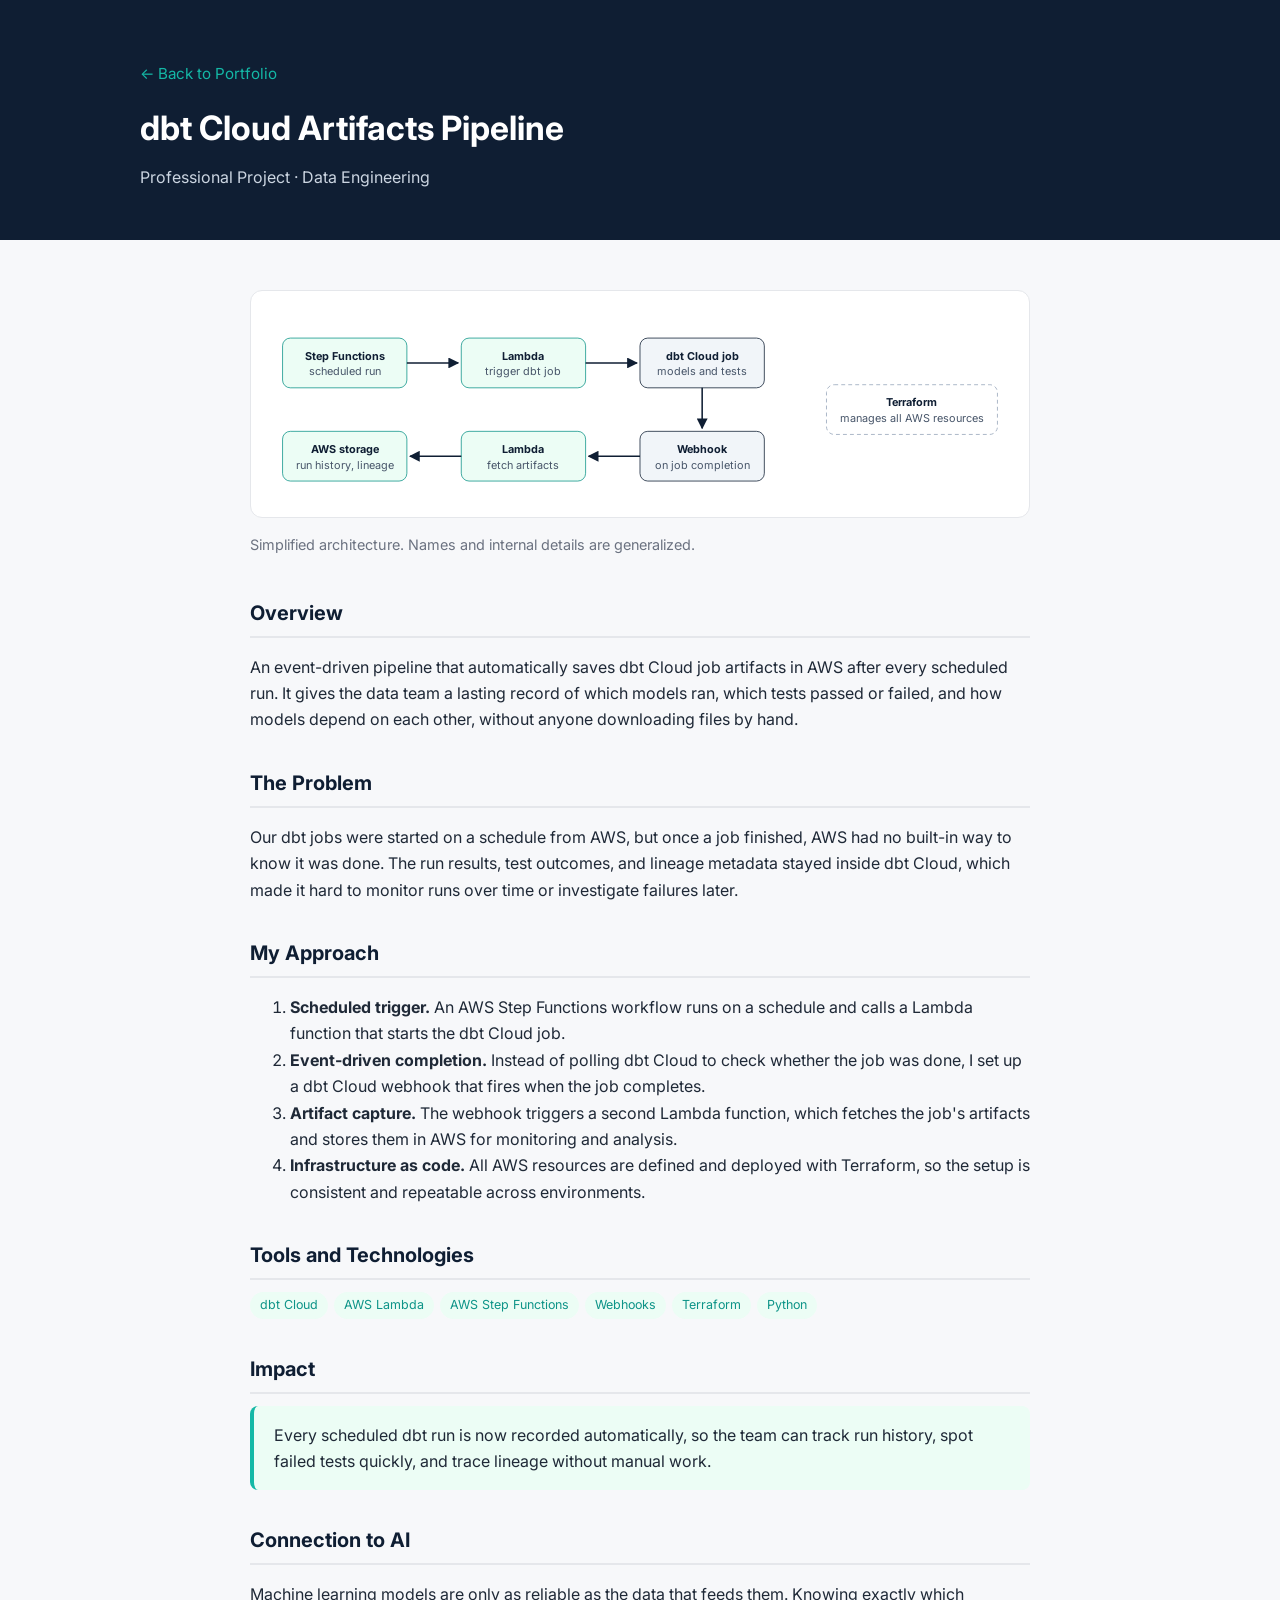
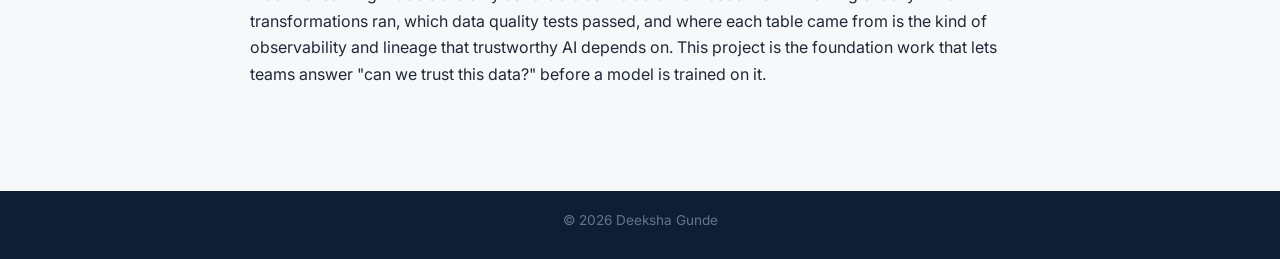
<file: projects/project-1.html>
<!DOCTYPE html>
<html lang="en">
<head>
  <meta charset="UTF-8">
  <meta name="viewport" content="width=device-width, initial-scale=1.0">
  <title>dbt Cloud Artifacts Pipeline | Deeksha Gunde</title>
  <link rel="preconnect" href="https://fonts.googleapis.com">
  <link href="https://fonts.googleapis.com/css2?family=Inter:wght@400;600;700&display=swap" rel="stylesheet">
  <link rel="stylesheet" href="../assets/style.css">
</head>
<body>

<!--
  PROFESSIONAL PROJECT (outside coursework, not one of the 5 graded artifacts).
  Keep it general: no company names, data, or internal details.
  Copy this file to project-2.html for the next project.
-->

<header class="artifact-header">
  <div class="container">
    <a class="back" href="../index.html#projects">← Back to Portfolio</a>
    <h1>dbt Cloud Artifacts Pipeline</h1>
    <p>Professional Project · Data Engineering</p>
  </div>
</header>

<main class="artifact-body">
  <div class="container">

    <div class="diagram">
      <svg viewBox="0 0 960 250" role="img" aria-label="Architecture: a scheduled AWS Step Functions workflow invokes a Lambda that starts a dbt Cloud job; when the job completes, a dbt Cloud webhook triggers a second Lambda that fetches the job artifacts and stores them in AWS; all AWS resources are managed with Terraform.">
        <defs>
          <marker id="ar" viewBox="0 0 10 10" refX="9" refY="5" markerWidth="7" markerHeight="7" orient="auto"><path d="M0,0 L10,5 L0,10 z" fill="#0f1e33"/></marker>
        </defs>
        <rect x="0" y="0" width="960" height="250" fill="#ffffff"/>
        <g font-family="Inter, Arial, sans-serif" font-size="14" text-anchor="middle">
          <rect x="20" y="40" width="160" height="64" rx="10" fill="#ecfdf5" stroke="#0d9488"/>
          <text x="100" y="68" fill="#0f1e33" font-weight="700">Step Functions</text>
          <text x="100" y="88" fill="#475569">scheduled run</text>

          <rect x="250" y="40" width="160" height="64" rx="10" fill="#ecfdf5" stroke="#0d9488"/>
          <text x="330" y="68" fill="#0f1e33" font-weight="700">Lambda</text>
          <text x="330" y="88" fill="#475569">trigger dbt job</text>

          <rect x="480" y="40" width="160" height="64" rx="10" fill="#f1f5f9" stroke="#0f1e33"/>
          <text x="560" y="68" fill="#0f1e33" font-weight="700">dbt Cloud job</text>
          <text x="560" y="88" fill="#475569">models and tests</text>

          <rect x="480" y="160" width="160" height="64" rx="10" fill="#f1f5f9" stroke="#0f1e33"/>
          <text x="560" y="188" fill="#0f1e33" font-weight="700">Webhook</text>
          <text x="560" y="208" fill="#475569">on job completion</text>

          <rect x="250" y="160" width="160" height="64" rx="10" fill="#ecfdf5" stroke="#0d9488"/>
          <text x="330" y="188" fill="#0f1e33" font-weight="700">Lambda</text>
          <text x="330" y="208" fill="#475569">fetch artifacts</text>

          <rect x="20" y="160" width="160" height="64" rx="10" fill="#ecfdf5" stroke="#0d9488"/>
          <text x="100" y="188" fill="#0f1e33" font-weight="700">AWS storage</text>
          <text x="100" y="208" fill="#475569">run history, lineage</text>

          <rect x="720" y="100" width="220" height="64" rx="10" fill="#ffffff" stroke="#94a3b8" stroke-dasharray="5 4"/>
          <text x="830" y="128" fill="#0f1e33" font-weight="700">Terraform</text>
          <text x="830" y="148" fill="#475569">manages all AWS resources</text>
        </g>
        <g stroke="#0f1e33" stroke-width="2" fill="none" marker-end="url(#ar)">
          <line x1="180" y1="72" x2="246" y2="72"/>
          <line x1="410" y1="72" x2="476" y2="72"/>
          <line x1="560" y1="104" x2="560" y2="156"/>
          <line x1="480" y1="192" x2="414" y2="192"/>
          <line x1="250" y1="192" x2="184" y2="192"/>
        </g>
      </svg>
    </div>
    <p class="artifact-links" style="color:var(--muted);font-size:.9rem;">Simplified architecture. Names and internal details are generalized.</p>

    <div class="field">
      <h2>Overview</h2>
      <p>
        An event-driven pipeline that automatically saves dbt Cloud job artifacts in AWS after every scheduled
        run. It gives the data team a lasting record of which models ran, which tests passed or failed, and how
        models depend on each other, without anyone downloading files by hand.
      </p>
    </div>

    <div class="field">
      <h2>The Problem</h2>
      <p>
        Our dbt jobs were started on a schedule from AWS, but once a job finished, AWS had no built-in way to
        know it was done. The run results, test outcomes, and lineage metadata stayed inside dbt Cloud, which
        made it hard to monitor runs over time or investigate failures later.
      </p>
    </div>

    <div class="field">
      <h2>My Approach</h2>
      <ol>
        <li><strong>Scheduled trigger.</strong> An AWS Step Functions workflow runs on a schedule and calls a Lambda function that starts the dbt Cloud job.</li>
        <li><strong>Event-driven completion.</strong> Instead of polling dbt Cloud to check whether the job was done, I set up a dbt Cloud webhook that fires when the job completes.</li>
        <li><strong>Artifact capture.</strong> The webhook triggers a second Lambda function, which fetches the job's artifacts and stores them in AWS for monitoring and analysis.</li>
        <li><strong>Infrastructure as code.</strong> All AWS resources are defined and deployed with Terraform, so the setup is consistent and repeatable across environments.</li>
      </ol>
    </div>

    <div class="field">
      <h2>Tools and Technologies</h2>
      <div class="tags">
        <span class="tag">dbt Cloud</span>
        <span class="tag">AWS Lambda</span>
        <span class="tag">AWS Step Functions</span>
        <span class="tag">Webhooks</span>
        <span class="tag">Terraform</span>
        <span class="tag">Python</span>
      </div>
    </div>

    <div class="field">
      <h2>Impact</h2>
      <div class="vp-box">
        Every scheduled dbt run is now recorded automatically, so the team can track run history, spot failed
        tests quickly, and trace lineage without manual work.
        <!-- EDIT: add a specific result if you can share one, such as time saved or faster failure detection -->
      </div>
    </div>

    <div class="field">
      <h2>Connection to AI</h2>
      <p>
        Machine learning models are only as reliable as the data that feeds them. Knowing exactly which
        transformations ran, which data quality tests passed, and where each table came from is the kind of
        observability and lineage that trustworthy AI depends on. This project is the foundation work that lets
        teams answer "can we trust this data?" before a model is trained on it.
      </p>
    </div>

  </div>
</main>

<footer>© 2026 Deeksha Gunde</footer>

</body>
</html>
</file>
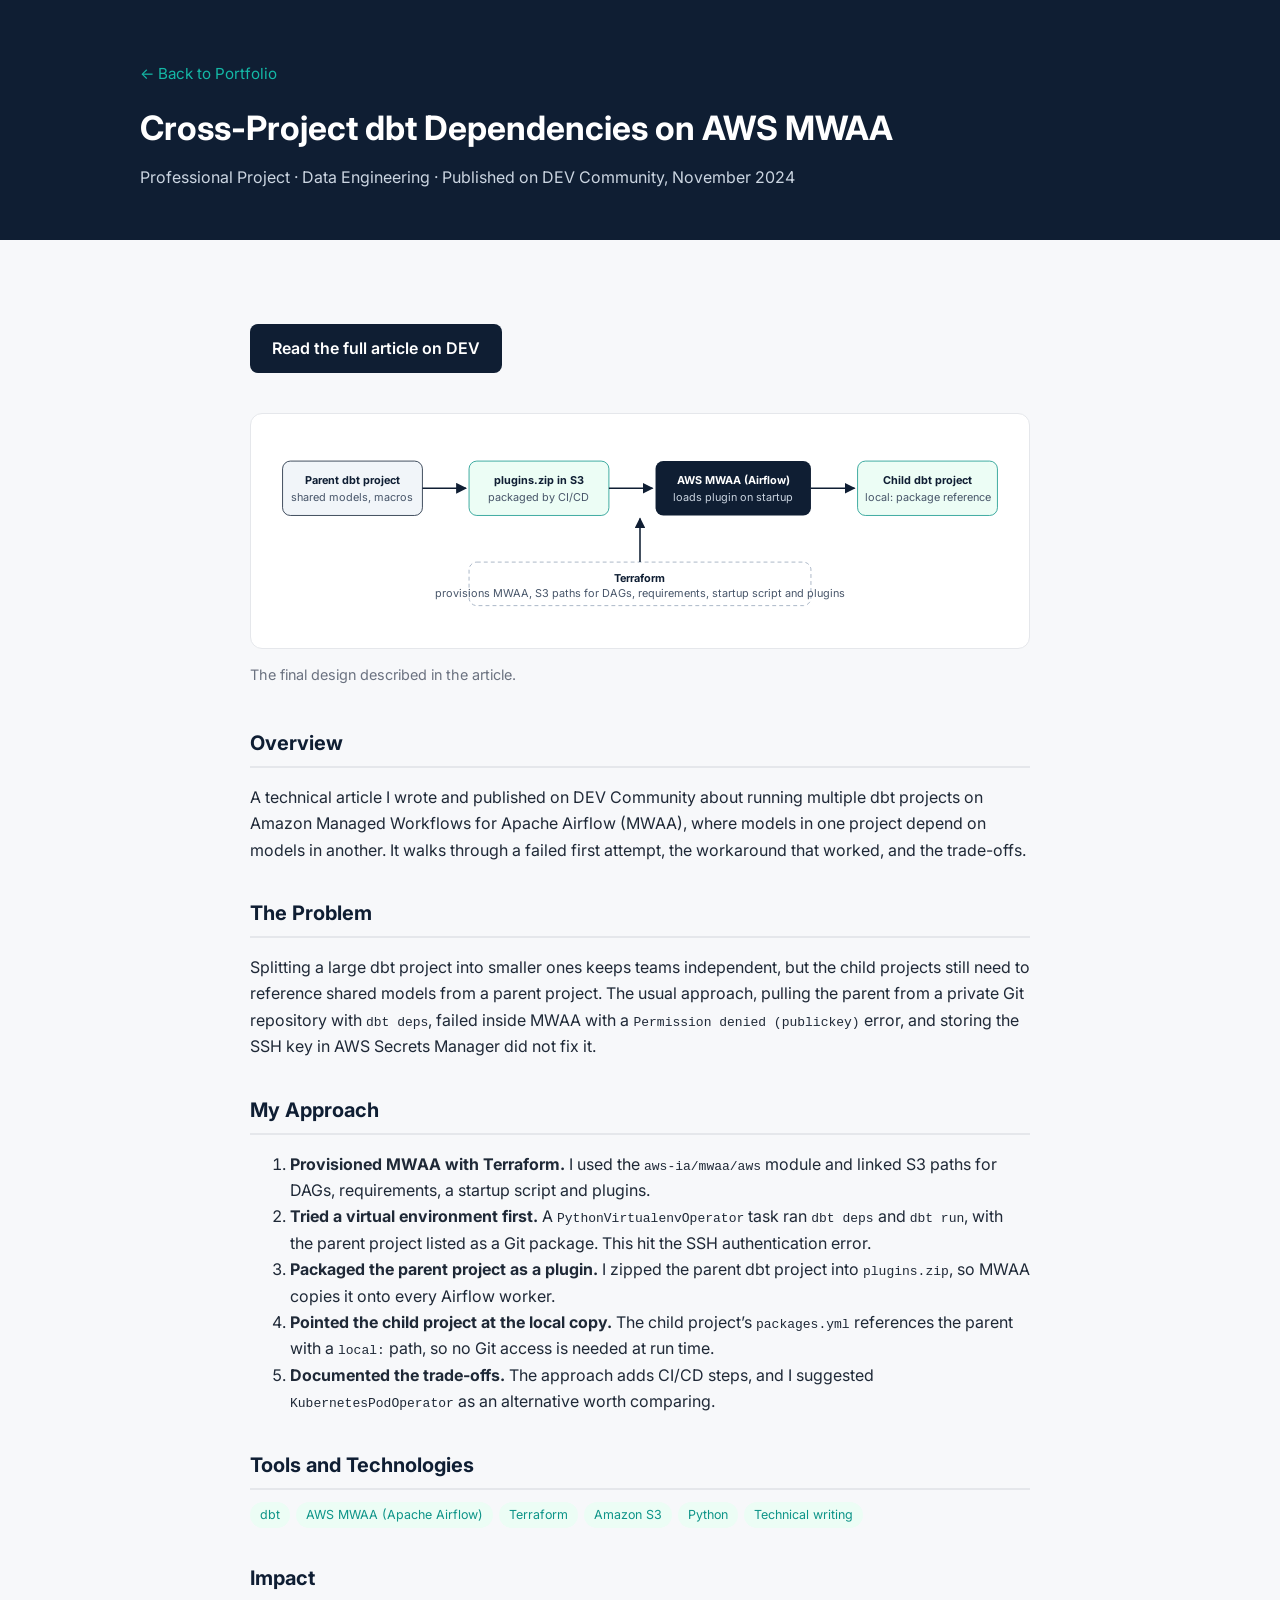
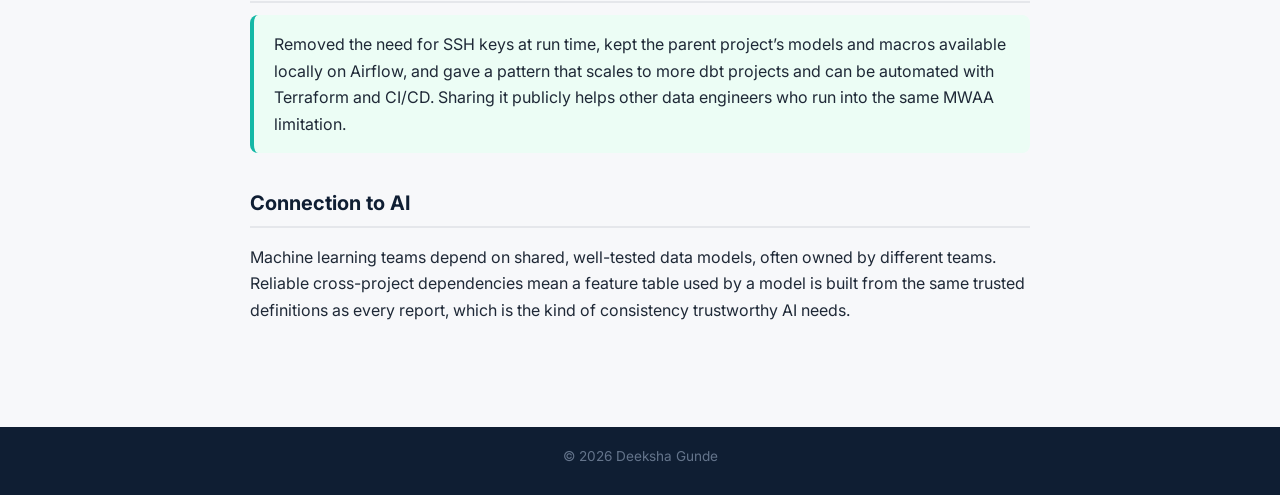
<file: projects/project-2.html>
<!DOCTYPE html>
<html lang="en">
<head>
  <meta charset="UTF-8">
  <meta name="viewport" content="width=device-width, initial-scale=1.0">
  <title>Cross-Project dbt Dependencies on AWS MWAA | Deeksha Gunde</title>
  <link rel="preconnect" href="https://fonts.googleapis.com">
  <link href="https://fonts.googleapis.com/css2?family=Inter:wght@400;600;700&display=swap" rel="stylesheet">
  <link rel="stylesheet" href="../assets/style.css">
</head>
<body>

<header class="artifact-header">
  <div class="container">
    <a class="back" href="../index.html#projects">← Back to Portfolio</a>
    <h1>Cross-Project dbt Dependencies on AWS MWAA</h1>
    <p>Professional Project · Data Engineering · Published on DEV Community, November 2024</p>
  </div>
</header>

<main class="artifact-body">
  <div class="container">

    <p class="artifact-links">
      <a class="btn btn-dark" href="https://dev.to/deekshagunde/cross-project-dependencies-handling-with-dbt-in-aws-mwaa-cn1" target="_blank" rel="noopener">Read the full article on DEV</a>
    </p>

    <div class="diagram">
      <svg viewBox="0 0 960 260" role="img" aria-label="Final design: Terraform provisions an AWS MWAA environment and an S3 bucket. The parent dbt project is packaged into plugins.zip in S3. MWAA loads the plugin, so the child dbt project can reference the parent as a local package when Airflow runs dbt, with no SSH keys needed.">
        <defs>
          <marker id="arp2" viewBox="0 0 10 10" refX="9" refY="5" markerWidth="7" markerHeight="7" orient="auto"><path d="M0,0 L10,5 L0,10 z" fill="#0f1e33"/></marker>
        </defs>
        <rect width="960" height="260" fill="#ffffff"/>
        <g font-family="Inter, Arial, sans-serif" font-size="14" text-anchor="middle">
          <rect x="20" y="40" width="180" height="70" rx="10" fill="#f1f5f9" stroke="#0f1e33"/>
          <text x="110" y="70" fill="#0f1e33" font-weight="700">Parent dbt project</text>
          <text x="110" y="92" fill="#475569">shared models, macros</text>

          <rect x="260" y="40" width="180" height="70" rx="10" fill="#ecfdf5" stroke="#0d9488"/>
          <text x="350" y="70" fill="#0f1e33" font-weight="700">plugins.zip in S3</text>
          <text x="350" y="92" fill="#475569">packaged by CI/CD</text>

          <rect x="500" y="40" width="200" height="70" rx="10" fill="#0f1e33"/>
          <text x="600" y="70" fill="#ffffff" font-weight="700">AWS MWAA (Airflow)</text>
          <text x="600" y="92" fill="#cbd5e1">loads plugin on startup</text>

          <rect x="760" y="40" width="180" height="70" rx="10" fill="#ecfdf5" stroke="#0d9488"/>
          <text x="850" y="70" fill="#0f1e33" font-weight="700">Child dbt project</text>
          <text x="850" y="92" fill="#475569">local: package reference</text>

          <rect x="260" y="170" width="440" height="56" rx="10" fill="#ffffff" stroke="#94a3b8" stroke-dasharray="5 4"/>
          <text x="480" y="196" fill="#0f1e33" font-weight="700">Terraform</text>
          <text x="480" y="215" fill="#475569">provisions MWAA, S3 paths for DAGs, requirements, startup script and plugins</text>
        </g>
        <g stroke="#0f1e33" stroke-width="2" fill="none" marker-end="url(#arp2)">
          <line x1="200" y1="75" x2="256" y2="75"/>
          <line x1="440" y1="75" x2="496" y2="75"/>
          <line x1="700" y1="75" x2="756" y2="75"/>
          <line x1="480" y1="170" x2="480" y2="114"/>
        </g>
      </svg>
    </div>
    <p class="artifact-links" style="color:var(--muted);font-size:.9rem;">The final design described in the article.</p>

    <div class="field">
      <h2>Overview</h2>
      <p>
        A technical article I wrote and published on DEV Community about running multiple dbt projects on
        Amazon Managed Workflows for Apache Airflow (MWAA), where models in one project depend on models in
        another. It walks through a failed first attempt, the workaround that worked, and the trade-offs.
      </p>
    </div>

    <div class="field">
      <h2>The Problem</h2>
      <p>
        Splitting a large dbt project into smaller ones keeps teams independent, but the child projects still
        need to reference shared models from a parent project. The usual approach, pulling the parent from a
        private Git repository with <code>dbt deps</code>, failed inside MWAA with a
        <code>Permission denied (publickey)</code> error, and storing the SSH key in AWS Secrets Manager did not fix it.
      </p>
    </div>

    <div class="field">
      <h2>My Approach</h2>
      <ol>
        <li><strong>Provisioned MWAA with Terraform.</strong> I used the <code>aws-ia/mwaa/aws</code> module and linked S3 paths for DAGs, requirements, a startup script and plugins.</li>
        <li><strong>Tried a virtual environment first.</strong> A <code>PythonVirtualenvOperator</code> task ran <code>dbt deps</code> and <code>dbt run</code>, with the parent project listed as a Git package. This hit the SSH authentication error.</li>
        <li><strong>Packaged the parent project as a plugin.</strong> I zipped the parent dbt project into <code>plugins.zip</code>, so MWAA copies it onto every Airflow worker.</li>
        <li><strong>Pointed the child project at the local copy.</strong> The child project’s <code>packages.yml</code> references the parent with a <code>local:</code> path, so no Git access is needed at run time.</li>
        <li><strong>Documented the trade-offs.</strong> The approach adds CI/CD steps, and I suggested <code>KubernetesPodOperator</code> as an alternative worth comparing.</li>
      </ol>
    </div>

    <div class="field">
      <h2>Tools and Technologies</h2>
      <div class="tags">
        <span class="tag">dbt</span>
        <span class="tag">AWS MWAA (Apache Airflow)</span>
        <span class="tag">Terraform</span>
        <span class="tag">Amazon S3</span>
        <span class="tag">Python</span>
        <span class="tag">Technical writing</span>
      </div>
    </div>

    <div class="field">
      <h2>Impact</h2>
      <div class="vp-box">
        Removed the need for SSH keys at run time, kept the parent project’s models and macros available locally
        on Airflow, and gave a pattern that scales to more dbt projects and can be automated with Terraform and CI/CD.
        Sharing it publicly helps other data engineers who run into the same MWAA limitation.
      </div>
    </div>

    <div class="field">
      <h2>Connection to AI</h2>
      <p>
        Machine learning teams depend on shared, well-tested data models, often owned by different teams.
        Reliable cross-project dependencies mean a feature table used by a model is built from the same
        trusted definitions as every report, which is the kind of consistency trustworthy AI needs.
      </p>
    </div>

  </div>
</main>

<footer>© 2026 Deeksha Gunde</footer>

</body>
</html>
</file>
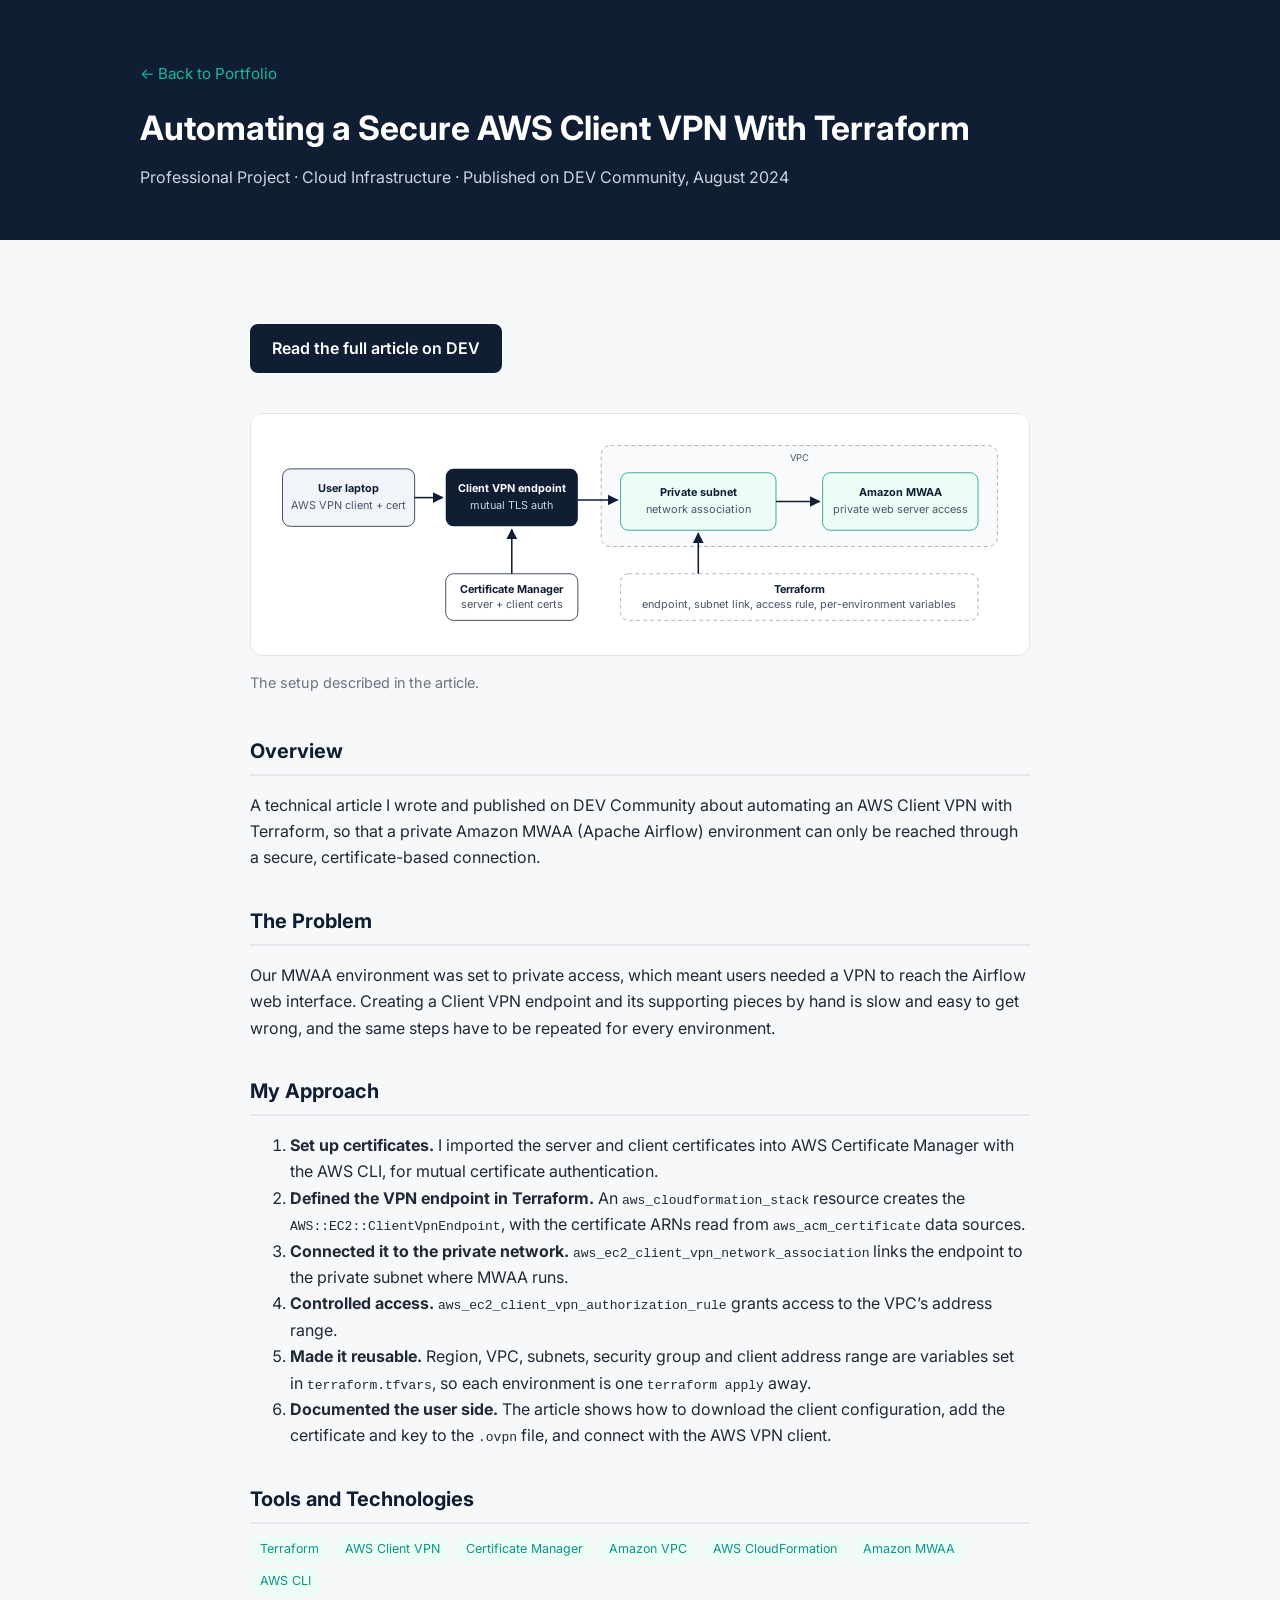
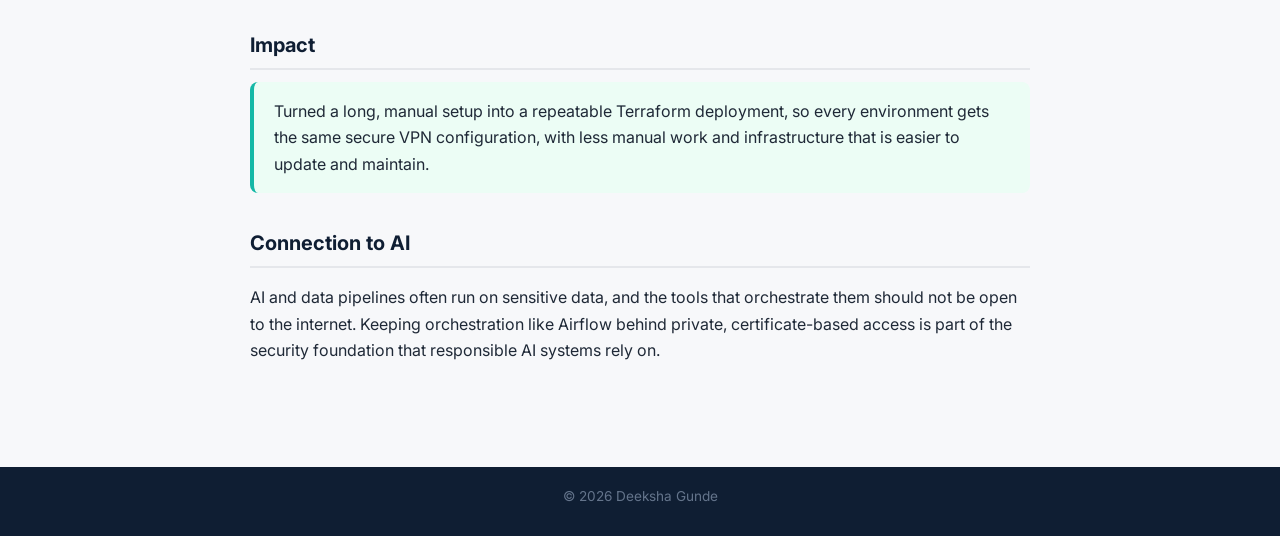
<file: projects/project-3.html>
<!DOCTYPE html>
<html lang="en">
<head>
  <meta charset="UTF-8">
  <meta name="viewport" content="width=device-width, initial-scale=1.0">
  <title>Automating a Secure AWS Client VPN With Terraform | Deeksha Gunde</title>
  <link rel="preconnect" href="https://fonts.googleapis.com">
  <link href="https://fonts.googleapis.com/css2?family=Inter:wght@400;600;700&display=swap" rel="stylesheet">
  <link rel="stylesheet" href="../assets/style.css">
</head>
<body>

<header class="artifact-header">
  <div class="container">
    <a class="back" href="../index.html#projects">← Back to Portfolio</a>
    <h1>Automating a Secure AWS Client VPN With Terraform</h1>
    <p>Professional Project · Cloud Infrastructure · Published on DEV Community, August 2024</p>
  </div>
</header>

<main class="artifact-body">
  <div class="container">

    <p class="artifact-links">
      <a class="btn btn-dark" href="https://dev.to/deekshagunde/automating-secure-vpn-setup-on-aws-with-terraform-1lp3" target="_blank" rel="noopener">Read the full article on DEV</a>
    </p>

    <div class="diagram">
      <svg viewBox="0 0 960 270" role="img" aria-label="Architecture: a user's laptop runs the AWS VPN client with a client certificate and connects to an AWS Client VPN endpoint that uses mutual certificate authentication from AWS Certificate Manager and a security group. The endpoint is associated with a private subnet in the VPC, where a private Amazon MWAA environment runs. Terraform provisions the endpoint, subnet association and authorization rule.">
        <defs>
          <marker id="arp3" viewBox="0 0 10 10" refX="9" refY="5" markerWidth="7" markerHeight="7" orient="auto"><path d="M0,0 L10,5 L0,10 z" fill="#0f1e33"/></marker>
        </defs>
        <rect width="960" height="270" fill="#ffffff"/>
        <rect x="430" y="20" width="510" height="130" rx="12" fill="#f8fafc" stroke="#94a3b8" stroke-dasharray="5 4"/>
        <g font-family="Inter, Arial, sans-serif" font-size="14" text-anchor="middle">
          <text x="685" y="40" fill="#475569" font-size="12">VPC</text>
          <rect x="20" y="50" width="170" height="74" rx="10" fill="#f1f5f9" stroke="#0f1e33"/>
          <text x="105" y="80" fill="#0f1e33" font-weight="700">User laptop</text>
          <text x="105" y="102" fill="#475569">AWS VPN client + cert</text>

          <rect x="230" y="50" width="170" height="74" rx="10" fill="#0f1e33"/>
          <text x="315" y="80" fill="#ffffff" font-weight="700">Client VPN endpoint</text>
          <text x="315" y="102" fill="#cbd5e1">mutual TLS auth</text>

          <rect x="455" y="55" width="200" height="74" rx="10" fill="#ecfdf5" stroke="#0d9488"/>
          <text x="555" y="85" fill="#0f1e33" font-weight="700">Private subnet</text>
          <text x="555" y="107" fill="#475569">network association</text>

          <rect x="715" y="55" width="200" height="74" rx="10" fill="#ecfdf5" stroke="#0d9488"/>
          <text x="815" y="85" fill="#0f1e33" font-weight="700">Amazon MWAA</text>
          <text x="815" y="107" fill="#475569">private web server access</text>

          <rect x="230" y="185" width="170" height="60" rx="10" fill="#ffffff" stroke="#0f1e33"/>
          <text x="315" y="210" fill="#0f1e33" font-weight="700">Certificate Manager</text>
          <text x="315" y="229" fill="#475569">server + client certs</text>

          <rect x="455" y="185" width="460" height="60" rx="10" fill="#ffffff" stroke="#94a3b8" stroke-dasharray="5 4"/>
          <text x="685" y="210" fill="#0f1e33" font-weight="700">Terraform</text>
          <text x="685" y="229" fill="#475569">endpoint, subnet link, access rule, per-environment variables</text>
        </g>
        <g stroke="#0f1e33" stroke-width="2" fill="none" marker-end="url(#arp3)">
          <line x1="190" y1="87" x2="226" y2="87"/>
          <line x1="400" y1="90" x2="451" y2="90"/>
          <line x1="655" y1="92" x2="711" y2="92"/>
          <line x1="315" y1="185" x2="315" y2="128"/>
          <line x1="555" y1="185" x2="555" y2="133"/>
        </g>
      </svg>
    </div>
    <p class="artifact-links" style="color:var(--muted);font-size:.9rem;">The setup described in the article.</p>

    <div class="field">
      <h2>Overview</h2>
      <p>
        A technical article I wrote and published on DEV Community about automating an AWS Client VPN with
        Terraform, so that a private Amazon MWAA (Apache Airflow) environment can only be reached through a
        secure, certificate-based connection.
      </p>
    </div>

    <div class="field">
      <h2>The Problem</h2>
      <p>
        Our MWAA environment was set to private access, which meant users needed a VPN to reach the Airflow
        web interface. Creating a Client VPN endpoint and its supporting pieces by hand is slow and easy to get
        wrong, and the same steps have to be repeated for every environment.
      </p>
    </div>

    <div class="field">
      <h2>My Approach</h2>
      <ol>
        <li><strong>Set up certificates.</strong> I imported the server and client certificates into AWS Certificate Manager with the AWS CLI, for mutual certificate authentication.</li>
        <li><strong>Defined the VPN endpoint in Terraform.</strong> An <code>aws_cloudformation_stack</code> resource creates the <code>AWS::EC2::ClientVpnEndpoint</code>, with the certificate ARNs read from <code>aws_acm_certificate</code> data sources.</li>
        <li><strong>Connected it to the private network.</strong> <code>aws_ec2_client_vpn_network_association</code> links the endpoint to the private subnet where MWAA runs.</li>
        <li><strong>Controlled access.</strong> <code>aws_ec2_client_vpn_authorization_rule</code> grants access to the VPC’s address range.</li>
        <li><strong>Made it reusable.</strong> Region, VPC, subnets, security group and client address range are variables set in <code>terraform.tfvars</code>, so each environment is one <code>terraform apply</code> away.</li>
        <li><strong>Documented the user side.</strong> The article shows how to download the client configuration, add the certificate and key to the <code>.ovpn</code> file, and connect with the AWS VPN client.</li>
      </ol>
    </div>

    <div class="field">
      <h2>Tools and Technologies</h2>
      <div class="tags">
        <span class="tag">Terraform</span>
        <span class="tag">AWS Client VPN</span>
        <span class="tag">Certificate Manager</span>
        <span class="tag">Amazon VPC</span>
        <span class="tag">AWS CloudFormation</span>
        <span class="tag">Amazon MWAA</span>
        <span class="tag">AWS CLI</span>
      </div>
    </div>

    <div class="field">
      <h2>Impact</h2>
      <div class="vp-box">
        Turned a long, manual setup into a repeatable Terraform deployment, so every environment gets the same
        secure VPN configuration, with less manual work and infrastructure that is easier to update and maintain.
      </div>
    </div>

    <div class="field">
      <h2>Connection to AI</h2>
      <p>
        AI and data pipelines often run on sensitive data, and the tools that orchestrate them should not be
        open to the internet. Keeping orchestration like Airflow behind private, certificate-based access is part
        of the security foundation that responsible AI systems rely on.
      </p>
    </div>

  </div>
</main>

<footer>© 2026 Deeksha Gunde</footer>

</body>
</html>
</file>
<file: assets/style.css>
:root {
  --navy: #0f1e33;
  --navy-2: #182b47;
  --accent: #14b8a6;
  --accent-dark: #0d9488;
  --text: #1f2937;
  --muted: #6b7280;
  --bg: #f7f8fa;
  --card: #ffffff;
  --border: #e5e7eb;
  --radius: 12px;
}

* { box-sizing: border-box; }

body {
  margin: 0;
  font-family: "Inter", -apple-system, BlinkMacSystemFont, "Segoe UI", Roboto, sans-serif;
  color: var(--text);
  background: var(--bg);
  line-height: 1.65;
}

a { color: var(--accent-dark); }

.container { max-width: 1040px; margin: 0 auto; padding: 0 20px; }

/* ---------- Nav ---------- */
nav {
  position: sticky; top: 0; z-index: 10;
  background: var(--navy);
}
nav .container {
  display: flex; align-items: center; justify-content: space-between;
  height: 60px;
}
nav .logo { color: #fff; font-weight: 700; text-decoration: none; letter-spacing: .5px; }
nav ul { list-style: none; display: flex; gap: 22px; margin: 0; padding: 0; }
nav ul a { color: #cbd5e1; text-decoration: none; font-size: .95rem; }
nav ul a:hover { color: #fff; }

/* ---------- Hero ---------- */
.hero {
  background: linear-gradient(135deg, var(--navy) 0%, var(--navy-2) 100%);
  color: #fff;
  padding: 90px 0 80px;
}
.hero h1 { font-size: 2.6rem; margin: 0 0 6px; }
.hero .tagline { font-size: 1.3rem; color: var(--accent); margin: 0 0 18px; font-weight: 600; }
.hero p { max-width: 680px; color: #cbd5e1; font-size: 1.05rem; }
.btn {
  display: inline-block; margin: 18px 12px 0 0; padding: 11px 22px;
  border-radius: 8px; text-decoration: none; font-weight: 600;
}
.btn-primary { background: var(--accent); color: var(--navy); }
.btn-primary:hover { background: #2dd4bf; }
.btn-outline { border: 1.5px solid #cbd5e1; color: #fff; }
.btn-outline:hover { border-color: #fff; }

/* ---------- Sections ---------- */
section { padding: 70px 0; }
section.alt { background: #fff; }
h2 { font-size: 1.8rem; margin: 0 0 8px; color: var(--navy); }
.section-intro { color: var(--muted); margin: 0 0 32px; max-width: 700px; }

.callout {
  background: var(--card); border-left: 4px solid var(--accent);
  border-radius: var(--radius); padding: 22px 26px; margin-bottom: 20px;
  box-shadow: 0 1px 3px rgba(0,0,0,.05);
}
.callout h3 { margin: 0 0 8px; color: var(--navy); }
.callout p { margin: 0; }

.grid { display: grid; gap: 22px; grid-template-columns: repeat(auto-fit, minmax(280px, 1fr)); }

.card {
  background: var(--card); border: 1px solid var(--border);
  border-radius: var(--radius); padding: 24px;
  display: flex; flex-direction: column;
  transition: transform .15s, box-shadow .15s;
}
.card:hover { transform: translateY(-3px); box-shadow: 0 8px 20px rgba(15,30,51,.08); }
.card .label {
  font-size: .75rem; font-weight: 700; text-transform: uppercase;
  letter-spacing: 1px; color: var(--accent-dark); margin-bottom: 6px;
}
.card h3 { margin: 0 0 10px; color: var(--navy); font-size: 1.15rem; }
.card p { color: var(--muted); margin: 0 0 14px; flex-grow: 1; }
.card .link { font-weight: 600; text-decoration: none; }
.card.placeholder { border-style: dashed; opacity: .7; }
.card.placeholder:hover { transform: none; box-shadow: none; }

.tags { display: flex; flex-wrap: wrap; gap: 6px; margin-bottom: 14px; }
.tag {
  background: #ecfdf5; color: var(--accent-dark);
  font-size: .78rem; padding: 3px 10px; border-radius: 20px;
}

.skills h4 { margin: 0 0 10px; color: var(--navy); }

/* ---------- Contact ---------- */
.contact { background: var(--navy); color: #fff; text-align: center; }
.contact h2 { color: #fff; }
.contact p { color: #cbd5e1; }
.contact .btn-outline { margin: 18px 6px 0; }

footer { background: var(--navy); color: #64748b; text-align: center; padding: 18px 0 28px; font-size: .85rem; }

/* ---------- Artifact detail page ---------- */
.artifact-header { background: var(--navy); color: #fff; padding: 60px 0 50px; }
.artifact-header a.back { color: var(--accent); text-decoration: none; font-size: .95rem; }
.artifact-header h1 { margin: 14px 0 8px; font-size: 2.1rem; }
.artifact-header p { color: #cbd5e1; margin: 0; }

.artifact-body { padding: 50px 0 70px; }
.artifact-body .container { max-width: 820px; }
.artifact-visual {
  background: #fff; border: 1px solid var(--border); border-radius: var(--radius);
  padding: 16px; margin-bottom: 14px; text-align: center;
}
.artifact-visual img { max-width: 100%; border-radius: 8px; }
.artifact-links { margin-bottom: 40px; }

.field { margin-bottom: 34px; }
.field h2 {
  font-size: 1.25rem; padding-bottom: 6px; margin-bottom: 12px;
  border-bottom: 2px solid var(--border);
}
.vp-box {
  background: #ecfdf5; border-left: 4px solid var(--accent);
  padding: 16px 20px; border-radius: 8px;
}

@media (max-width: 640px) {
  nav ul { gap: 14px; }
  nav ul a { font-size: .85rem; }
  .hero { padding: 60px 0 50px; }
  .hero h1 { font-size: 2rem; }
  section { padding: 50px 0; }
}

/* ---------- Artifact extras ---------- */
.shots { display: grid; gap: 16px; grid-template-columns: repeat(auto-fit, minmax(220px, 1fr)); margin: 16px 0 8px; }
.shots figure { margin: 0; background: #fff; border: 1px solid var(--border); border-radius: var(--radius); padding: 10px; }
.shots img { width: 100%; border-radius: 6px; display: block; }
.shots figcaption { font-size: .85rem; color: var(--muted); margin-top: 8px; }
.ba { grid-template-columns: repeat(auto-fit, minmax(240px, 1fr)); }
.result-table { width: 100%; border-collapse: collapse; font-size: .92rem; background: #fff; }
.result-table th, .result-table td { text-align: left; padding: 9px 10px; border-bottom: 1px solid var(--border); vertical-align: top; }
.result-table th { color: var(--navy); background: #f1f5f9; }
.table-wrap { overflow-x: auto; }
.pass { color: #047857; font-weight: 600; white-space: nowrap; }
.partial { color: #b45309; font-weight: 600; white-space: nowrap; }
details { background: #fff; border: 1px solid var(--border); border-radius: var(--radius); padding: 14px 18px; }
details summary { cursor: pointer; font-weight: 600; color: var(--navy); }
details pre { white-space: pre-wrap; font-size: .85rem; background: #f8fafc; padding: 14px; border-radius: 8px; overflow-x: auto; }
.stats { display: grid; gap: 14px; grid-template-columns: repeat(auto-fit, minmax(160px, 1fr)); margin: 6px 0 4px; }
.stat { background: #fff; border: 1px solid var(--border); border-radius: var(--radius); padding: 14px 16px; }
.stat b { display: block; font-size: 1.5rem; color: var(--navy); }
.stat span { color: var(--muted); font-size: .88rem; }
.btn-dark { background: var(--navy); color: #fff; }
.btn-dark:hover { background: var(--navy-2); }
.artifact-visual img { max-height: 560px; width: auto; }

/* ---------- Hero photo ---------- */
.hero-inner { display: flex; align-items: center; justify-content: space-between; gap: 40px; }
.hero-text { flex: 1; }
.avatar { position: relative; flex-shrink: 0; width: 220px; height: 220px; border-radius: 50%;
  background: var(--navy-2); border: 4px solid var(--accent); display: flex; align-items: center; justify-content: center; overflow: hidden; }
.avatar span { font-size: 3.5rem; font-weight: 700; color: var(--accent); }
.avatar img { position: absolute; inset: 0; width: 100%; height: 100%; object-fit: cover; }
.diagram { background: #fff; border: 1px solid var(--border); border-radius: var(--radius); padding: 16px; margin-bottom: 14px; }
.diagram svg { width: 100%; height: auto; display: block; }
@media (max-width: 640px) {
  .hero-inner { flex-direction: column-reverse; align-items: flex-start; }
  .avatar { width: 130px; height: 130px; }
  .avatar span { font-size: 2.2rem; }
}

@media print {
  .back, .artifact-links { display: none; }
  .artifact-header { background: none !important; color: #000; }
  .artifact-header h1, .artifact-header p { color: #000; }
}
</file>
